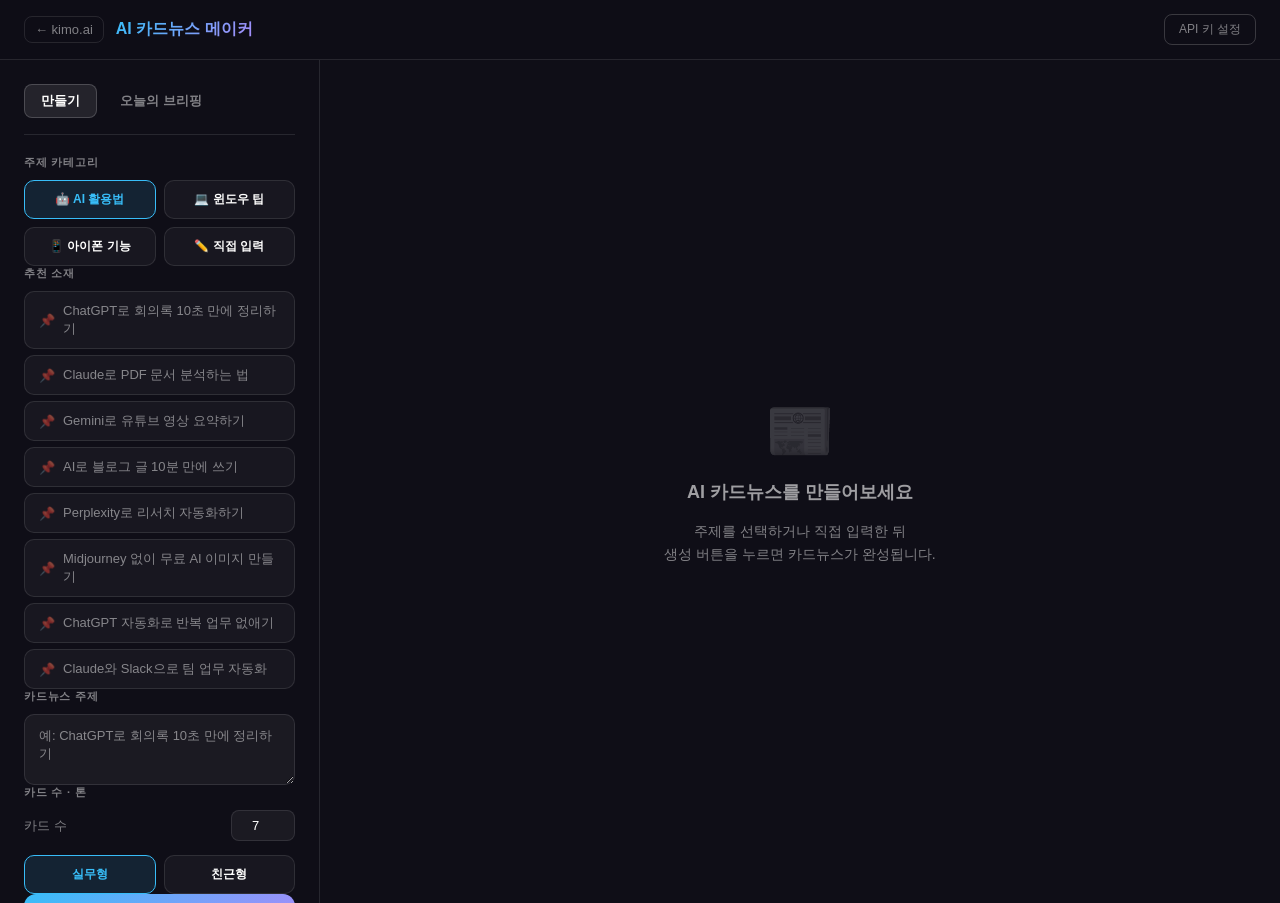
<file: cardnews/index.html>
<!doctype html>
<html lang="ko">
<head>
  <meta charset="UTF-8" />
  <meta name="viewport" content="width=device-width, initial-scale=1.0" />
  <title>AI 카드뉴스 메이커 · kimo.ai</title>
  <meta name="theme-color" content="#0f0e17" />
  <style>
    *, *::before, *::after { box-sizing: border-box; margin: 0; padding: 0; }

    :root {
      --bg:        #0f0e17;
      --surface:   #1a1928;
      --border:    rgba(255,255,255,0.10);
      --border2:   rgba(255,255,255,0.18);
      --text:      #fffffe;
      --muted:     rgba(255,255,255,0.48);
      --blue:      #38BDF8;
      --purple:    #A78BFA;
      --pink:      #FF4757;
      --grad:      linear-gradient(135deg, #38BDF8, #A78BFA);
      --grad2:     linear-gradient(135deg, #A78BFA, #FF4757);
    }

    body {
      font-family: "Apple SD Gothic Neo", "Noto Sans KR", -apple-system, sans-serif;
      background: var(--bg);
      color: var(--text);
      min-height: 100vh;
      display: flex;
      flex-direction: column;
    }

    /* ── Topbar ── */
    .topbar {
      display: flex;
      align-items: center;
      justify-content: space-between;
      padding: 14px 24px;
      border-bottom: 1px solid var(--border);
      background: rgba(15,14,23,0.9);
      backdrop-filter: blur(12px);
      position: sticky;
      top: 0;
      z-index: 100;
    }
    .topbar-left { display: flex; align-items: center; gap: 12px; }
    .back-btn {
      text-decoration: none;
      color: var(--muted);
      font-size: 13px;
      padding: 5px 10px;
      border: 1px solid var(--border);
      border-radius: 8px;
      transition: color 0.2s, border-color 0.2s;
    }
    .back-btn:hover { color: var(--text); border-color: var(--border2); }
    .topbar-title {
      font-size: 16px;
      font-weight: 800;
      background: var(--grad);
      -webkit-background-clip: text;
      -webkit-text-fill-color: transparent;
      background-clip: text;
    }
    .api-btn {
      font-size: 12px;
      padding: 6px 14px;
      border-radius: 8px;
      border: 1px solid var(--border2);
      background: transparent;
      color: var(--muted);
      cursor: pointer;
      transition: all 0.2s;
    }
    .api-btn:hover { color: var(--text); border-color: var(--blue); }
    .api-btn.connected { color: #34D399; border-color: #34D399; }

    /* ── Main layout ── */
    .main {
      display: grid;
      grid-template-columns: 320px 1fr;
      flex: 1;
      gap: 0;
    }
    @media (max-width: 768px) {
      .main { grid-template-columns: 1fr; }
    }

    /* ── Sidebar ── */
    .sidebar {
      border-right: 1px solid var(--border);
      padding: 24px;
      display: flex;
      flex-direction: column;
      gap: 20px;
      overflow-y: auto;
      max-height: calc(100vh - 57px);
    }

    .sidebar-section { display: flex; flex-direction: column; gap: 10px; }
    .sidebar-label {
      font-size: 11px;
      font-weight: 700;
      letter-spacing: 0.8px;
      text-transform: uppercase;
      color: var(--muted);
    }

    .preset-grid {
      display: grid;
      grid-template-columns: 1fr 1fr;
      gap: 8px;
    }
    .preset-btn {
      padding: 10px 8px;
      border-radius: 10px;
      border: 1px solid var(--border);
      background: rgba(255,255,255,0.04);
      color: var(--text);
      font-size: 12px;
      font-weight: 600;
      cursor: pointer;
      text-align: center;
      transition: all 0.18s;
    }
    .preset-btn:hover, .preset-btn.active {
      border-color: var(--blue);
      background: rgba(56,189,248,0.12);
      color: var(--blue);
    }

    .topic-presets-grid {
      display: grid;
      grid-template-columns: 1fr;
      gap: 6px;
    }
    .topic-preset-btn {
      padding: 10px 14px;
      border-radius: 10px;
      border: 1px solid var(--border);
      background: rgba(255,255,255,0.04);
      color: var(--muted);
      font-size: 13px;
      font-weight: 500;
      cursor: pointer;
      text-align: left;
      transition: all 0.18s;
      display: flex;
      align-items: center;
      gap: 8px;
    }
    .topic-preset-btn:hover {
      border-color: var(--purple);
      background: rgba(167,139,250,0.10);
      color: var(--text);
    }
    .topic-preset-btn.active {
      border-color: var(--purple);
      background: rgba(167,139,250,0.15);
      color: var(--purple);
    }

    textarea, input[type="text"] {
      width: 100%;
      padding: 12px 14px;
      border-radius: 10px;
      border: 1px solid var(--border);
      background: rgba(255,255,255,0.05);
      color: var(--text);
      font-size: 13px;
      font-family: inherit;
      resize: vertical;
      outline: none;
      transition: border-color 0.18s;
    }
    textarea:focus, input[type="text"]:focus {
      border-color: var(--purple);
    }
    textarea::placeholder, input::placeholder { color: var(--muted); }

    .generate-btn {
      width: 100%;
      padding: 14px;
      border-radius: 12px;
      border: none;
      background: var(--grad);
      color: #fff;
      font-size: 15px;
      font-weight: 800;
      cursor: pointer;
      transition: opacity 0.2s, transform 0.15s;
      letter-spacing: -0.3px;
    }
    .generate-btn:hover { opacity: 0.88; transform: translateY(-1px); }
    .generate-btn:disabled { opacity: 0.38; cursor: not-allowed; transform: none; }

    .today-briefing-btn {
      width: 100%;
      padding: 11px;
      border-radius: 10px;
      border: 1px solid var(--border2);
      background: transparent;
      color: var(--muted);
      font-size: 13px;
      font-weight: 600;
      cursor: pointer;
      transition: all 0.18s;
    }
    .today-briefing-btn:hover {
      color: var(--text);
      border-color: var(--blue);
      background: rgba(56,189,248,0.08);
    }

    .card-count-row {
      display: flex;
      align-items: center;
      gap: 10px;
    }
    .card-count-row label { font-size: 13px; color: var(--muted); flex: 1; }
    .count-input {
      width: 64px;
      padding: 7px 10px;
      border-radius: 8px;
      border: 1px solid var(--border);
      background: rgba(255,255,255,0.05);
      color: var(--text);
      font-size: 13px;
      text-align: center;
    }

    /* ── Preview area ── */
    .preview-area {
      padding: 32px;
      display: flex;
      flex-direction: column;
      gap: 24px;
      overflow-y: auto;
    }

    .empty-state {
      display: flex;
      flex-direction: column;
      align-items: center;
      justify-content: center;
      flex: 1;
      gap: 16px;
      color: var(--muted);
      text-align: center;
      min-height: 400px;
    }
    .empty-icon { font-size: 56px; opacity: 0.4; }
    .empty-state h3 { font-size: 18px; font-weight: 700; color: rgba(255,255,255,0.6); }
    .empty-state p { font-size: 14px; line-height: 1.6; max-width: 320px; }

    .loading-state {
      display: none;
      flex-direction: column;
      align-items: center;
      justify-content: center;
      flex: 1;
      gap: 20px;
      min-height: 400px;
    }
    .loading-state.visible { display: flex; }
    .spinner {
      width: 48px;
      height: 48px;
      border: 3px solid var(--border);
      border-top-color: var(--blue);
      border-radius: 50%;
      animation: spin 0.8s linear infinite;
    }
    @keyframes spin { to { transform: rotate(360deg); } }
    .loading-msg { color: var(--muted); font-size: 14px; }

    /* ── Card news slides ── */
    .slides-container {
      display: none;
      flex-direction: column;
      gap: 32px;
    }
    .slides-container.visible { display: flex; }

    .slides-header {
      display: flex;
      align-items: center;
      justify-content: space-between;
    }
    .slides-title { font-size: 18px; font-weight: 800; }
    .slides-actions { display: flex; gap: 10px; }
    .action-btn {
      padding: 8px 16px;
      border-radius: 9px;
      border: 1px solid var(--border2);
      background: transparent;
      color: var(--muted);
      font-size: 13px;
      font-weight: 600;
      cursor: pointer;
      transition: all 0.18s;
    }
    .action-btn:hover { color: var(--text); border-color: var(--blue); }
    .action-btn.primary-btn {
      background: var(--grad);
      border-color: transparent;
      color: #fff;
    }
    .action-btn.primary-btn:hover { opacity: 0.85; }

    .cards-grid {
      display: grid;
      grid-template-columns: repeat(auto-fill, minmax(300px, 1fr));
      gap: 20px;
    }

    /* ── Individual card ── */
    .card-slide {
      border-radius: 16px;
      overflow: hidden;
      aspect-ratio: 1;
      position: relative;
      cursor: pointer;
      transition: transform 0.2s, box-shadow 0.2s;
    }
    .card-slide:hover {
      transform: translateY(-4px);
      box-shadow: 0 16px 40px rgba(0,0,0,0.5);
    }

    .card-slide[data-type="cover"] { --card-bg: linear-gradient(145deg, #1a1040 0%, #0d1b40 100%); --accent: #38BDF8; }
    .card-slide[data-type="context"] { --card-bg: linear-gradient(145deg, #1a1028 0%, #0f0d20 100%); --accent: #A78BFA; }
    .card-slide[data-type="main"] { --card-bg: linear-gradient(145deg, #0d1a2e 0%, #0a1220 100%); --accent: #34D399; }
    .card-slide[data-type="workflow"] { --card-bg: linear-gradient(145deg, #1a1020 0%, #100d1a 100%); --accent: #FBBF24; }
    .card-slide[data-type="cta"] { --card-bg: linear-gradient(145deg, #1a0d20 0%, #200a28 100%); --accent: #FF4757; }

    .card-inner {
      width: 100%;
      height: 100%;
      background: var(--card-bg);
      padding: 28px 26px;
      display: flex;
      flex-direction: column;
      justify-content: space-between;
      position: relative;
      overflow: hidden;
    }

    .card-inner::before {
      content: "";
      position: absolute;
      top: -40px; right: -40px;
      width: 160px; height: 160px;
      border-radius: 50%;
      background: var(--accent);
      opacity: 0.07;
    }

    .card-inner::after {
      content: "";
      position: absolute;
      bottom: -60px; left: -20px;
      width: 200px; height: 200px;
      border-radius: 50%;
      background: var(--accent);
      opacity: 0.05;
    }

    .card-top { display: flex; align-items: center; justify-content: space-between; }
    .card-number {
      font-size: 11px;
      font-weight: 800;
      letter-spacing: 1px;
      color: var(--accent);
      opacity: 0.8;
    }
    .card-emoji { font-size: 28px; }

    .card-body { flex: 1; display: flex; flex-direction: column; justify-content: center; gap: 12px; }
    .card-tag {
      display: inline-block;
      font-size: 10px;
      font-weight: 700;
      letter-spacing: 0.8px;
      text-transform: uppercase;
      padding: 3px 10px;
      border-radius: 99px;
      background: rgba(255,255,255,0.08);
      color: var(--accent);
      border: 1px solid var(--accent);
      opacity: 0.8;
      width: fit-content;
    }
    .card-title {
      font-size: clamp(16px, 3.5vw, 22px);
      font-weight: 900;
      line-height: 1.25;
      letter-spacing: -0.5px;
      color: #fff;
    }
    .card-subtitle {
      font-size: 13px;
      color: rgba(255,255,255,0.55);
      line-height: 1.5;
    }
    .card-bullets {
      list-style: none;
      display: flex;
      flex-direction: column;
      gap: 7px;
    }
    .card-bullets li {
      font-size: 12px;
      color: rgba(255,255,255,0.72);
      line-height: 1.5;
      display: flex;
      gap: 6px;
    }
    .card-bullets li::before {
      content: "▸";
      color: var(--accent);
      flex-shrink: 0;
      margin-top: 1px;
    }

    .card-bottom {
      display: flex;
      align-items: center;
      justify-content: space-between;
    }
    .card-brand {
      font-size: 10px;
      font-weight: 700;
      letter-spacing: 0.5px;
      color: rgba(255,255,255,0.25);
    }
    .card-accent-line {
      width: 32px;
      height: 2px;
      background: var(--accent);
      border-radius: 2px;
      opacity: 0.6;
    }

    /* ── Copy text modal ── */
    .modal-overlay {
      display: none;
      position: fixed;
      inset: 0;
      background: rgba(0,0,0,0.75);
      z-index: 200;
      align-items: center;
      justify-content: center;
      padding: 20px;
    }
    .modal-overlay.open { display: flex; }
    .modal {
      background: var(--surface);
      border: 1px solid var(--border2);
      border-radius: 20px;
      padding: 32px;
      max-width: 600px;
      width: 100%;
      max-height: 80vh;
      overflow-y: auto;
      display: flex;
      flex-direction: column;
      gap: 20px;
    }
    .modal-header { display: flex; justify-content: space-between; align-items: center; }
    .modal-title { font-size: 18px; font-weight: 800; }
    .modal-close {
      background: none;
      border: 1px solid var(--border);
      color: var(--muted);
      width: 32px; height: 32px;
      border-radius: 8px;
      cursor: pointer;
      font-size: 16px;
      display: flex; align-items: center; justify-content: center;
      transition: all 0.18s;
    }
    .modal-close:hover { color: var(--text); border-color: var(--border2); }
    .modal-content {
      font-size: 13px;
      line-height: 1.7;
      color: rgba(255,255,255,0.75);
      white-space: pre-wrap;
      background: rgba(255,255,255,0.04);
      padding: 16px;
      border-radius: 10px;
      border: 1px solid var(--border);
      max-height: 50vh;
      overflow-y: auto;
    }
    .copy-all-btn {
      padding: 12px;
      border-radius: 10px;
      border: none;
      background: var(--grad);
      color: #fff;
      font-size: 14px;
      font-weight: 700;
      cursor: pointer;
      transition: opacity 0.18s;
    }
    .copy-all-btn:hover { opacity: 0.85; }

    /* ── API modal ── */
    .api-modal-content {
      display: flex;
      flex-direction: column;
      gap: 12px;
    }
    .api-modal-content p { font-size: 13px; color: var(--muted); line-height: 1.6; }
    .api-modal-content a { color: var(--blue); }
    .api-input {
      width: 100%;
      padding: 12px 14px;
      border-radius: 10px;
      border: 1px solid var(--border);
      background: rgba(255,255,255,0.05);
      color: var(--text);
      font-size: 13px;
      font-family: monospace;
      outline: none;
    }
    .api-input:focus { border-color: var(--blue); }
    .save-api-btn {
      padding: 12px;
      border-radius: 10px;
      border: none;
      background: var(--grad);
      color: #fff;
      font-size: 14px;
      font-weight: 700;
      cursor: pointer;
    }

    /* ── Briefing panel ── */
    .briefing-panel {
      display: none;
      flex-direction: column;
      gap: 20px;
    }
    .briefing-panel.visible { display: flex; }

    .briefing-card {
      background: rgba(255,255,255,0.04);
      border: 1px solid var(--border);
      border-radius: 14px;
      padding: 20px;
    }
    .briefing-date {
      font-size: 12px;
      color: var(--blue);
      font-weight: 700;
      margin-bottom: 12px;
    }
    .briefing-title { font-size: 18px; font-weight: 900; margin-bottom: 8px; }
    .briefing-body { font-size: 13px; color: var(--muted); line-height: 1.7; }
    .briefing-topics { display: flex; flex-direction: column; gap: 14px; margin-top: 16px; }
    .briefing-topic { border-left: 2px solid var(--purple); padding-left: 14px; }
    .briefing-topic-title { font-size: 14px; font-weight: 700; color: var(--purple); margin-bottom: 4px; }
    .briefing-topic-body { font-size: 12px; color: rgba(255,255,255,0.6); line-height: 1.6; }
    .use-briefing-btn {
      padding: 11px 20px;
      border-radius: 10px;
      border: 1px solid var(--purple);
      background: rgba(167,139,250,0.1);
      color: var(--purple);
      font-size: 13px;
      font-weight: 700;
      cursor: pointer;
      transition: all 0.18s;
      width: 100%;
    }
    .use-briefing-btn:hover { background: rgba(167,139,250,0.2); }

    .tab-row {
      display: flex;
      gap: 6px;
      border-bottom: 1px solid var(--border);
      padding-bottom: 16px;
    }
    .tab-btn {
      padding: 7px 16px;
      border-radius: 8px;
      border: 1px solid transparent;
      background: transparent;
      color: var(--muted);
      font-size: 13px;
      font-weight: 600;
      cursor: pointer;
      transition: all 0.18s;
    }
    .tab-btn:hover { color: var(--text); background: rgba(255,255,255,0.06); }
    .tab-btn.active {
      color: var(--text);
      background: rgba(255,255,255,0.09);
      border-color: var(--border2);
    }
  </style>
</head>
<body>

<!-- Topbar -->
<header class="topbar">
  <div class="topbar-left">
    <a class="back-btn" href="../">← kimo.ai</a>
    <span class="topbar-title">AI 카드뉴스 메이커</span>
  </div>
  <button class="api-btn" id="apiBtn">API 키 설정</button>
</header>

<!-- Main layout -->
<div class="main">

  <!-- Sidebar -->
  <aside class="sidebar">
    <!-- Tabs -->
    <div class="tab-row">
      <button class="tab-btn active" data-tab="create">만들기</button>
      <button class="tab-btn" data-tab="briefing">오늘의 브리핑</button>
    </div>

    <!-- CREATE TAB -->
    <div id="tabCreate">

      <div class="sidebar-section">
        <span class="sidebar-label">주제 카테고리</span>
        <div class="preset-grid">
          <button class="preset-btn active" data-category="ai">🤖 AI 활용법</button>
          <button class="preset-btn" data-category="windows">💻 윈도우 팁</button>
          <button class="preset-btn" data-category="iphone">📱 아이폰 기능</button>
          <button class="preset-btn" data-category="custom">✏️ 직접 입력</button>
        </div>
      </div>

      <div class="sidebar-section" id="topicPresetsSection">
        <span class="sidebar-label">추천 소재</span>
        <div class="topic-presets-grid" id="topicPresets"></div>
      </div>

      <div class="sidebar-section">
        <span class="sidebar-label">카드뉴스 주제</span>
        <textarea id="topicInput" rows="3" placeholder="예: ChatGPT로 회의록 10초 만에 정리하기"></textarea>
      </div>

      <div class="sidebar-section">
        <span class="sidebar-label">카드 수 · 톤</span>
        <div class="card-count-row">
          <label>카드 수</label>
          <input type="number" class="count-input" id="cardCount" value="7" min="5" max="10" />
        </div>
        <div class="preset-grid" style="margin-top:4px;">
          <button class="preset-btn active" data-tone="practical">실무형</button>
          <button class="preset-btn" data-tone="friendly">친근형</button>
        </div>
      </div>

      <button class="generate-btn" id="generateBtn">카드뉴스 생성하기</button>
      <button class="today-briefing-btn" id="loadBriefingBtn">오늘의 AI 브리핑 불러오기</button>
    </div>

    <!-- BRIEFING TAB (hidden by default) -->
    <div id="tabBriefing" style="display:none; flex-direction:column; gap:14px;">
      <p style="font-size:13px; color: var(--muted); line-height:1.6;">
        매일 오전 8시 기준으로 주요 AI 도구의 최신 트렌드와 카드뉴스 제작 소재를 제공합니다.
      </p>
      <button class="generate-btn" id="fetchBriefingBtn" style="background: var(--grad2);">AI 브리핑 생성하기</button>
      <div id="briefingOutput"></div>
    </div>

  </aside>

  <!-- Preview area -->
  <section class="preview-area" id="previewArea">

    <div class="empty-state" id="emptyState">
      <div class="empty-icon">📰</div>
      <h3>AI 카드뉴스를 만들어보세요</h3>
      <p>주제를 선택하거나 직접 입력한 뒤<br>생성 버튼을 누르면 카드뉴스가 완성됩니다.</p>
    </div>

    <div class="loading-state" id="loadingState">
      <div class="spinner"></div>
      <p class="loading-msg" id="loadingMsg">카드뉴스를 생성하는 중...</p>
    </div>

    <div class="slides-container" id="slidesContainer">
      <div class="slides-header">
        <h2 class="slides-title" id="slidesTitle">카드뉴스</h2>
        <div class="slides-actions">
          <button class="action-btn" id="copyTextBtn">텍스트 복사</button>
          <button class="action-btn primary-btn" id="downloadBtn">이미지 저장</button>
        </div>
      </div>
      <div class="cards-grid" id="cardsGrid"></div>
    </div>

  </section>
</div>

<!-- Copy text modal -->
<div class="modal-overlay" id="copyModal">
  <div class="modal">
    <div class="modal-header">
      <h3 class="modal-title">카드뉴스 원고 전체</h3>
      <button class="modal-close" id="closeCopyModal">✕</button>
    </div>
    <div class="modal-content" id="copyModalContent"></div>
    <button class="copy-all-btn" id="copyAllBtn">전체 복사</button>
  </div>
</div>

<!-- API key modal -->
<div class="modal-overlay" id="apiModal">
  <div class="modal">
    <div class="modal-header">
      <h3 class="modal-title">Claude API 키 설정</h3>
      <button class="modal-close" id="closeApiModal">✕</button>
    </div>
    <div class="api-modal-content">
      <p>카드뉴스 생성에는 Anthropic Claude API 키가 필요합니다.<br>
         키는 브라우저 로컬에만 저장되며 외부로 전송되지 않습니다.</p>
      <p><a href="https://console.anthropic.com" target="_blank">console.anthropic.com</a>에서 발급받으세요.</p>
      <input type="password" class="api-input" id="apiKeyInput" placeholder="sk-ant-..." />
      <button class="save-api-btn" id="saveApiBtn">저장하기</button>
    </div>
  </div>
</div>

<script>
"use strict";

// ── Topic presets ─────────────────────────────────────────────────────────────
const PRESETS = {
  ai: [
    "ChatGPT로 회의록 10초 만에 정리하기",
    "Claude로 PDF 문서 분석하는 법",
    "Gemini로 유튜브 영상 요약하기",
    "AI로 블로그 글 10분 만에 쓰기",
    "Perplexity로 리서치 자동화하기",
    "Midjourney 없이 무료 AI 이미지 만들기",
    "ChatGPT 자동화로 반복 업무 없애기",
    "Claude와 Slack으로 팀 업무 자동화",
  ],
  windows: [
    "인터넷 연결 안될 때 해결법 5가지",
    "윈도우 블루스크린 원인과 해결법",
    "작업 관리자로 PC 빠르게 만드는 법",
    "윈도우 11 숨겨진 기능 7가지",
    "SSD 인식 안될 때 해결법",
    "프린터 오류 완벽 해결 가이드",
    "윈도우 자동 업데이트 제어하는 법",
    "배터리 오래 쓰는 노트북 설정법",
  ],
  iphone: [
    "아이폰 배터리 오래 쓰는 설정 7가지",
    "아이폰 숨겨진 기능 5가지",
    "사진 배경 제거(누끼 따기) 방법",
    "아이폰 통화 녹음 대체 방법",
    "iOS 18 새 기능 총정리",
    "아이폰 저장공간 늘리는 법",
    "에어드랍 안될 때 해결법",
    "아이폰 잠금화면 꾸미는 방법",
  ],
  custom: [],
};

const TONE_SYSTEM = {
  practical: "실무형·수익화 관점. 직장인·1인 콘텐츠 제작자 대상. 간결하고 정보 밀도 높게.",
  friendly:  "친근한 말투. 누구나 따라할 수 있는 쉬운 설명. 공감형 표현 사용.",
};

const CARD_TYPES = ["cover", "context", "main", "main", "main", "workflow", "cta"];

// ── State ─────────────────────────────────────────────────────────────────────
let currentCategory = "ai";
let currentTone = "practical";
let currentCards = [];
let apiKey = localStorage.getItem("claude_api_key") || "";

// ── DOM ───────────────────────────────────────────────────────────────────────
const $ = id => document.getElementById(id);
const generateBtn  = $("generateBtn");
const topicInput   = $("topicInput");
const cardCountEl  = $("cardCount");
const cardsGrid    = $("cardsGrid");
const emptyState   = $("emptyState");
const loadingState = $("loadingState");
const loadingMsg   = $("loadingMsg");
const slidesContainer = $("slidesContainer");
const slidesTitle  = $("slidesTitle");
const copyTextBtn  = $("copyTextBtn");
const downloadBtn  = $("downloadBtn");
const apiBtn       = $("apiBtn");

// ── Init ──────────────────────────────────────────────────────────────────────
updateApiBtn();
renderPresets("ai");
bindEvents();

function bindEvents() {
  // Tabs
  document.querySelectorAll(".tab-btn").forEach(btn => {
    btn.addEventListener("click", () => {
      document.querySelectorAll(".tab-btn").forEach(b => b.classList.remove("active"));
      btn.classList.add("active");
      const tab = btn.dataset.tab;
      $("tabCreate").style.display   = tab === "create"   ? "flex"  : "none";
      $("tabBriefing").style.display = tab === "briefing" ? "flex"  : "none";
      if (tab === "create") $("tabCreate").style.flexDirection = "column";
    });
  });

  // Category presets
  document.querySelectorAll("[data-category]").forEach(btn => {
    btn.addEventListener("click", () => {
      document.querySelectorAll("[data-category]").forEach(b => b.classList.remove("active"));
      btn.classList.add("active");
      currentCategory = btn.dataset.category;
      renderPresets(currentCategory);
      $("topicPresetsSection").style.display = currentCategory === "custom" ? "none" : "";
    });
  });

  // Tone
  document.querySelectorAll("[data-tone]").forEach(btn => {
    btn.addEventListener("click", () => {
      document.querySelectorAll("[data-tone]").forEach(b => b.classList.remove("active"));
      btn.classList.add("active");
      currentTone = btn.dataset.tone;
    });
  });

  generateBtn.addEventListener("click", handleGenerate);
  $("loadBriefingBtn").addEventListener("click", loadTodayBriefing);
  $("fetchBriefingBtn").addEventListener("click", fetchBriefing);

  // Modals
  apiBtn.addEventListener("click", () => { $("apiModal").classList.add("open"); $("apiKeyInput").value = apiKey; });
  $("closeApiModal").addEventListener("click", () => $("apiModal").classList.remove("open"));
  $("saveApiBtn").addEventListener("click", () => {
    apiKey = $("apiKeyInput").value.trim();
    localStorage.setItem("claude_api_key", apiKey);
    $("apiModal").classList.remove("open");
    updateApiBtn();
  });

  copyTextBtn.addEventListener("click", showCopyModal);
  $("closeCopyModal").addEventListener("click", () => $("copyModal").classList.remove("open"));
  $("copyAllBtn").addEventListener("click", () => {
    navigator.clipboard.writeText($("copyModalContent").innerText).then(() => {
      $("copyAllBtn").textContent = "복사됨!";
      setTimeout(() => $("copyAllBtn").textContent = "전체 복사", 1500);
    });
  });

  downloadBtn.addEventListener("click", downloadCards);
}

function updateApiBtn() {
  if (apiKey) {
    apiBtn.textContent = "API 연결됨";
    apiBtn.classList.add("connected");
  } else {
    apiBtn.textContent = "API 키 설정";
    apiBtn.classList.remove("connected");
  }
}

function renderPresets(category) {
  const container = $("topicPresets");
  const items = PRESETS[category] || [];
  container.innerHTML = items.map(t => `
    <button class="topic-preset-btn" onclick="selectPreset(this, '${t.replace(/'/g,"\\'")}')">
      <span>📌</span><span>${t}</span>
    </button>
  `).join("");
}

window.selectPreset = function(btn, topic) {
  document.querySelectorAll(".topic-preset-btn").forEach(b => b.classList.remove("active"));
  btn.classList.add("active");
  topicInput.value = topic;
};

// ── Generate ──────────────────────────────────────────────────────────────────
async function handleGenerate() {
  const topic = topicInput.value.trim();
  if (!topic) { alert("카드뉴스 주제를 입력하거나 소재를 선택해주세요."); return; }
  if (!apiKey) { $("apiModal").classList.add("open"); return; }

  const count = parseInt(cardCountEl.value) || 7;
  setLoading(true, "Claude AI가 카드뉴스를 작성하는 중...");

  try {
    const cards = await generateWithClaude(topic, count, currentTone);
    currentCards = cards;
    renderCards(cards, topic);
  } catch (e) {
    alert("오류: " + e.message);
  } finally {
    setLoading(false);
  }
}

async function generateWithClaude(topic, count, tone) {
  const toneDesc = TONE_SYSTEM[tone];
  const typeList = buildTypeList(count);

  const prompt = `당신은 SNS 카드뉴스 전문 카피라이터입니다.

주제: "${topic}"
카드 수: ${count}장
톤: ${toneDesc}

다음 JSON 형식으로 카드뉴스 ${count}장을 작성해주세요. 반드시 valid JSON만 출력하세요.

{
  "cards": [
    {
      "number": 1,
      "type": "cover",
      "tag": "카테고리 태그",
      "emoji": "이모지",
      "title": "강한 훅 제목 (20자 이내)",
      "subtitle": "부제목 또는 hook 문장",
      "bullets": []
    },
    {
      "number": 2,
      "type": "context",
      "tag": "문제 제기",
      "emoji": "이모지",
      "title": "공감되는 문제 상황",
      "subtitle": "",
      "bullets": ["공감 포인트 1", "공감 포인트 2"]
    },
    ...나머지 카드들...
    {
      "number": ${count},
      "type": "cta",
      "tag": "저장 필수",
      "emoji": "📌",
      "title": "행동 유도 제목",
      "subtitle": "팔로우·저장·공유 유도 문구",
      "bullets": []
    }
  ]
}

카드 타입: cover(표지1장), context(문제제기1장), main(핵심내용), workflow(실전팁), cta(마무리1장)
bullets는 main·workflow 타입에만 2~4개 작성. cover·cta는 빈 배열.
제목은 임팩트 있고 간결하게. 조회수 높은 SNS 스타일로.`;

  const response = await fetch("https://api.anthropic.com/v1/messages", {
    method: "POST",
    headers: {
      "Content-Type": "application/json",
      "x-api-key": apiKey,
      "anthropic-version": "2023-06-01",
      "anthropic-dangerous-request-from-browser": "true",
    },
    body: JSON.stringify({
      model: "claude-opus-4-8",
      max_tokens: 4096,
      messages: [{ role: "user", content: prompt }],
    }),
  });

  if (!response.ok) {
    const err = await response.json().catch(() => ({}));
    throw new Error(err.error?.message || `API 오류 ${response.status}`);
  }

  const data = await response.json();
  const text = data.content[0].text;

  // Extract JSON
  const jsonMatch = text.match(/\{[\s\S]*\}/);
  if (!jsonMatch) throw new Error("JSON 파싱 실패");
  const parsed = JSON.parse(jsonMatch[0]);
  return parsed.cards;
}

function buildTypeList(count) {
  const types = ["cover", "context"];
  const mains = count - 4;
  for (let i = 0; i < mains; i++) types.push("main");
  types.push("workflow", "cta");
  return types;
}

// ── Render ────────────────────────────────────────────────────────────────────
function renderCards(cards, topic) {
  slidesTitle.textContent = topic;
  cardsGrid.innerHTML = cards.map(card => renderCard(card)).join("");
  emptyState.style.display = "none";
  loadingState.classList.remove("visible");
  slidesContainer.classList.add("visible");
}

function renderCard(card) {
  const bullets = (card.bullets || []).map(b =>
    `<li>${b}</li>`
  ).join("");
  const bulletsHtml = bullets ? `<ul class="card-bullets">${bullets}</ul>` : "";
  const subtitleHtml = card.subtitle ? `<p class="card-subtitle">${card.subtitle}</p>` : "";

  return `
    <div class="card-slide" data-type="${card.type}">
      <div class="card-inner">
        <div class="card-top">
          <span class="card-number">${String(card.number).padStart(2,"0")} · kimo.ai</span>
          <span class="card-emoji">${card.emoji || "📰"}</span>
        </div>
        <div class="card-body">
          ${card.tag ? `<span class="card-tag">${card.tag}</span>` : ""}
          <h2 class="card-title">${card.title}</h2>
          ${subtitleHtml}
          ${bulletsHtml}
        </div>
        <div class="card-bottom">
          <span class="card-brand">kimo.ai</span>
          <div class="card-accent-line"></div>
        </div>
      </div>
    </div>
  `;
}

function setLoading(on, msg = "") {
  if (on) {
    emptyState.style.display = "none";
    slidesContainer.classList.remove("visible");
    loadingState.classList.add("visible");
    loadingMsg.textContent = msg;
    generateBtn.disabled = true;
  } else {
    loadingState.classList.remove("visible");
    generateBtn.disabled = false;
  }
}

// ── Copy text modal ───────────────────────────────────────────────────────────
function showCopyModal() {
  const text = currentCards.map(c => {
    const lines = [`[카드 ${c.number}] ${c.title}`];
    if (c.subtitle) lines.push(c.subtitle);
    (c.bullets || []).forEach(b => lines.push("• " + b));
    return lines.join("\n");
  }).join("\n\n---\n\n");
  $("copyModalContent").textContent = text;
  $("copyModal").classList.add("open");
}

// ── Download (canvas) ─────────────────────────────────────────────────────────
async function downloadCards() {
  if (!currentCards.length) return;
  downloadBtn.textContent = "생성 중...";
  downloadBtn.disabled = true;

  const BG_COLORS = {
    cover:    ["#1a1040", "#0d1b40"],
    context:  ["#1a1028", "#0f0d20"],
    main:     ["#0d1a2e", "#0a1220"],
    workflow: ["#1a1020", "#100d1a"],
    cta:      ["#1a0d20", "#200a28"],
  };
  const ACCENTS = {
    cover: "#38BDF8", context: "#A78BFA", main: "#34D399", workflow: "#FBBF24", cta: "#FF4757",
  };

  for (const card of currentCards) {
    const canvas = document.createElement("canvas");
    const SIZE = 1080;
    canvas.width = SIZE;
    canvas.height = SIZE;
    const ctx = canvas.getContext("2d");

    const [c1, c2] = BG_COLORS[card.type] || BG_COLORS.main;
    const accent = ACCENTS[card.type] || "#38BDF8";

    // Background gradient
    const grad = ctx.createLinearGradient(0, 0, SIZE, SIZE);
    grad.addColorStop(0, c1);
    grad.addColorStop(1, c2);
    ctx.fillStyle = grad;
    ctx.fillRect(0, 0, SIZE, SIZE);

    // Decorative circle
    const circGrad = ctx.createRadialGradient(SIZE-100, 100, 0, SIZE-100, 100, 240);
    circGrad.addColorStop(0, accent + "18");
    circGrad.addColorStop(1, "transparent");
    ctx.fillStyle = circGrad;
    ctx.fillRect(0, 0, SIZE, SIZE);

    // Card number
    ctx.font = "bold 28px 'Apple SD Gothic Neo', sans-serif";
    ctx.fillStyle = accent + "cc";
    ctx.fillText(`${String(card.number).padStart(2,"0")} · kimo.ai`, 60, 80);

    // Emoji
    ctx.font = "72px serif";
    ctx.fillText(card.emoji || "📰", SIZE - 120, 90);

    // Tag
    if (card.tag) {
      ctx.font = "bold 24px 'Apple SD Gothic Neo', sans-serif";
      ctx.fillStyle = accent;
      ctx.fillText(card.tag, 60, 420);
    }

    // Title
    ctx.font = "bold 64px 'Apple SD Gothic Neo', sans-serif";
    ctx.fillStyle = "#FFFFFF";
    wrapText(ctx, card.title, 60, card.tag ? 510 : 460, SIZE - 120, 80);

    // Subtitle
    if (card.subtitle) {
      ctx.font = "32px 'Apple SD Gothic Neo', sans-serif";
      ctx.fillStyle = "rgba(255,255,255,0.6)";
      wrapText(ctx, card.subtitle, 60, card.bullets?.length ? 640 : 660, SIZE - 120, 44);
    }

    // Bullets
    if (card.bullets?.length) {
      const startY = card.subtitle ? 720 : 680;
      ctx.font = "28px 'Apple SD Gothic Neo', sans-serif";
      ctx.fillStyle = "rgba(255,255,255,0.75)";
      card.bullets.slice(0,4).forEach((b, i) => {
        ctx.fillStyle = accent;
        ctx.fillText("▸", 60, startY + i * 60);
        ctx.fillStyle = "rgba(255,255,255,0.75)";
        ctx.fillText(b, 100, startY + i * 60);
      });
    }

    // Bottom brand
    ctx.font = "bold 22px 'Apple SD Gothic Neo', sans-serif";
    ctx.fillStyle = "rgba(255,255,255,0.25)";
    ctx.fillText("kimo.ai", 60, SIZE - 48);

    // Accent line
    ctx.fillStyle = accent;
    ctx.globalAlpha = 0.6;
    ctx.fillRect(SIZE - 120, SIZE - 60, 60, 4);
    ctx.globalAlpha = 1;

    // Download
    const link = document.createElement("a");
    link.download = `card_news_${String(card.number).padStart(2,"0")}.png`;
    link.href = canvas.toDataURL("image/png");
    link.click();
    await new Promise(r => setTimeout(r, 200));
  }

  downloadBtn.textContent = "이미지 저장";
  downloadBtn.disabled = false;
}

function wrapText(ctx, text, x, y, maxW, lineH) {
  const words = text.split(" ");
  let line = "";
  let currentY = y;
  for (const word of words) {
    const test = line + (line ? " " : "") + word;
    if (ctx.measureText(test).width > maxW && line) {
      ctx.fillText(line, x, currentY);
      line = word;
      currentY += lineH;
    } else {
      line = test;
    }
  }
  if (line) ctx.fillText(line, x, currentY);
}

// ── Today's briefing ──────────────────────────────────────────────────────────
const BRIEFING_TOPICS = [
  { id: "gpt",   title: "GPT 최신 동향", body: "OpenAI의 최신 업데이트와 실무 활용 팁을 카드뉴스로 소개합니다." },
  { id: "claude", title: "Claude 활용법", body: "Anthropic Claude의 새 기능과 업무 자동화 활용법을 정리합니다." },
  { id: "canva",  title: "Canva AI 제작", body: "Canva의 AI 기능으로 카드뉴스·썸네일을 빠르게 만드는 법을 알아봅니다." },
  { id: "gemini", title: "Gemini 활용",   body: "Google Gemini로 검색, 문서 분석, 자동화까지 다루는 법을 소개합니다." },
];

function loadTodayBriefing() {
  // Switch to briefing tab
  document.querySelectorAll(".tab-btn").forEach(b => {
    b.classList.toggle("active", b.dataset.tab === "briefing");
  });
  $("tabCreate").style.display = "none";
  $("tabBriefing").style.display = "flex";
  $("tabBriefing").style.flexDirection = "column";
  fetchBriefing();
}

async function fetchBriefing() {
  if (!apiKey) { $("apiModal").classList.add("open"); return; }
  const output = $("briefingOutput");
  output.innerHTML = `<div style="text-align:center; padding:30px; color: var(--muted);">
    <div class="spinner" style="margin:0 auto 12px;"></div>
    <p>AI 브리핑 생성 중...</p>
  </div>`;

  const today = new Date().toLocaleDateString("ko-KR", { year:"numeric", month:"long", day:"numeric" });

  try {
    const response = await fetch("https://api.anthropic.com/v1/messages", {
      method: "POST",
      headers: {
        "Content-Type": "application/json",
        "x-api-key": apiKey,
        "anthropic-version": "2023-06-01",
        "anthropic-dangerous-request-from-browser": "true",
      },
      body: JSON.stringify({
        model: "claude-opus-4-8",
        max_tokens: 2048,
        messages: [{
          role: "user",
          content: `오늘(${today}) 기준으로 AI 카드뉴스 제작을 위한 일일 브리핑을 작성해주세요.

다음 JSON 형식으로만 응답해주세요:
{
  "date": "${today}",
  "headline": "오늘의 AI 브리핑 한 줄 요약",
  "topics": [
    {
      "tool": "도구명 (예: ChatGPT, Claude, Gemini, Canva, Manus 중 3개 선택)",
      "title": "카드뉴스 소재 제목",
      "summary": "2~3문장 요약",
      "cardTitle": "카드뉴스 훅 제목 (20자 이내)",
      "why": "이 소재가 좋은 이유 한 문장"
    }
  ],
  "topPick": "오늘 가장 추천하는 카드뉴스 주제 (한 문장)"
}

최신 트렌드 기반으로 실무자·1인 콘텐츠 제작자에게 유용한 소재를 선택해주세요.`
        }],
      }),
    });

    const data = await response.json();
    const text = data.content[0].text;
    const jsonMatch = text.match(/\{[\s\S]*\}/);
    const briefing = JSON.parse(jsonMatch[0]);
    renderBriefing(briefing, output);
  } catch (e) {
    output.innerHTML = `<p style="color:#FF4757; font-size:13px;">오류: ${e.message}</p>`;
  }
}

function renderBriefing(b, container) {
  const topicsHtml = b.topics.map(t => `
    <div class="briefing-topic">
      <div class="briefing-topic-title">${t.tool} · ${t.title}</div>
      <div class="briefing-topic-body">${t.summary}<br><em style="color:rgba(255,255,255,0.45);">카드뉴스 제목 후보: "${t.cardTitle}"</em></div>
      <button class="use-briefing-btn" style="margin-top:8px; font-size:12px; padding:7px 14px;"
        onclick="useBriefingTopic('${t.cardTitle.replace(/'/g,"\\'")}')">
        이 소재로 카드뉴스 만들기 →
      </button>
    </div>
  `).join("");

  container.innerHTML = `
    <div class="briefing-card">
      <div class="briefing-date">${b.date} AI 브리핑</div>
      <div class="briefing-title">${b.headline}</div>
      <div class="briefing-topics">${topicsHtml}</div>
      ${b.topPick ? `<div style="margin-top:16px; padding:12px; background:rgba(167,139,250,0.08); border-radius:10px; border:1px solid rgba(167,139,250,0.2);">
        <p style="font-size:11px; color:var(--purple); font-weight:700; margin-bottom:4px;">오늘의 추천 소재</p>
        <p style="font-size:13px;">${b.topPick}</p>
      </div>` : ""}
    </div>
  `;
}

window.useBriefingTopic = function(topic) {
  topicInput.value = topic;
  document.querySelectorAll(".tab-btn").forEach(b => {
    b.classList.toggle("active", b.dataset.tab === "create");
  });
  $("tabCreate").style.display = "flex";
  $("tabCreate").style.flexDirection = "column";
  $("tabBriefing").style.display = "none";
};
</script>
</body>
</html>
</file>
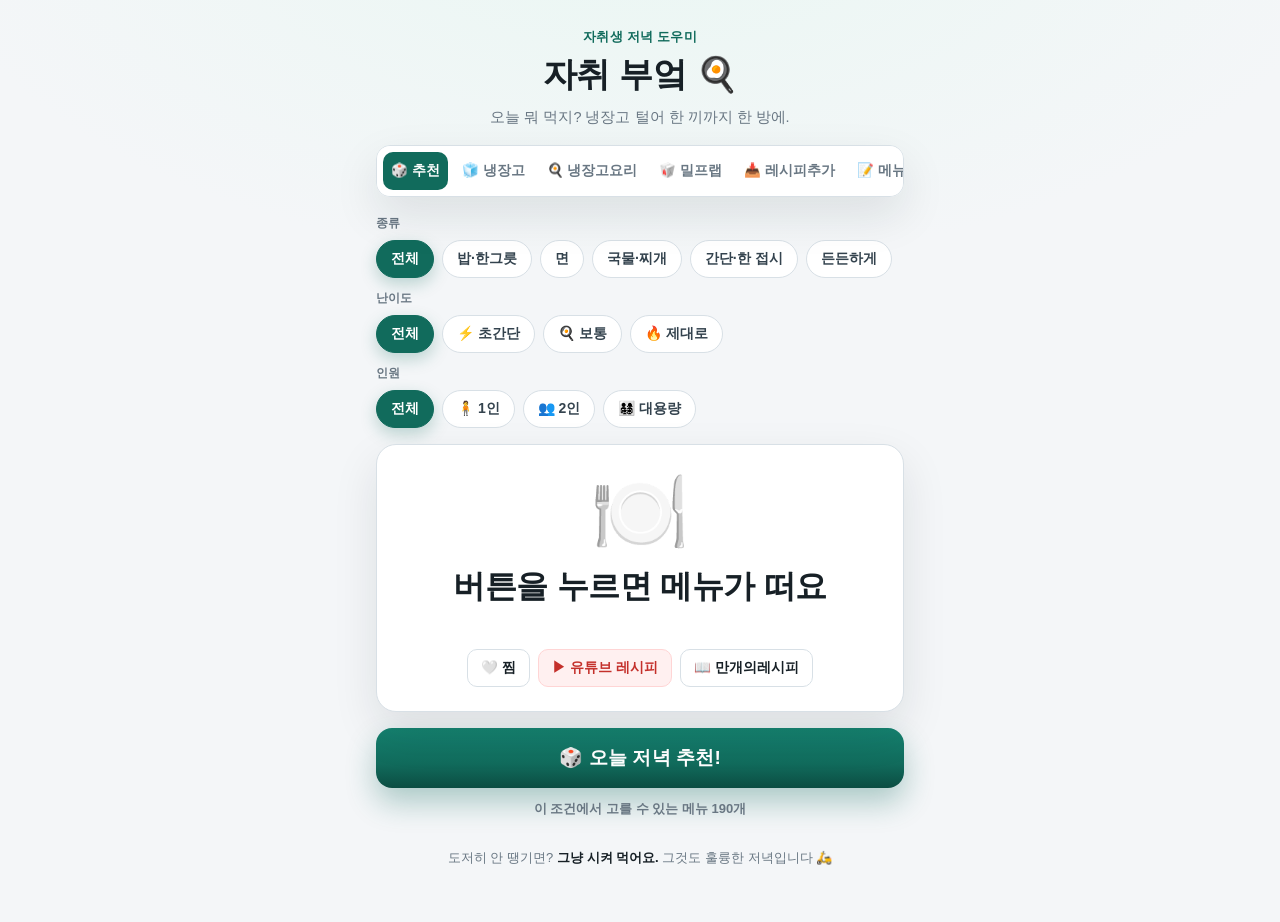
<file: kitchen/index.html>
<!doctype html>
<html lang="ko">
  <head>
    <meta charset="UTF-8" />
    <meta name="viewport" content="width=device-width, initial-scale=1.0, viewport-fit=cover" />
    <title>자취 부엌 — 오늘 저녁 뭐 먹지?</title>
    <meta name="description" content="자취생 저녁 메뉴 랜덤 추천 + 우리집 냉장고 재료 관리 + 냉장고 재료로 만들 수 있는 요리 추천. 단독 실행 웹앱." />
    <meta name="theme-color" content="#116b5c" />
    <meta name="apple-mobile-web-app-capable" content="yes" />
    <meta name="apple-mobile-web-app-title" content="자취부엌" />
    <link rel="icon" href="data:image/svg+xml,%3Csvg%20xmlns='http://www.w3.org/2000/svg'%20viewBox='0%200%20100%20100'%3E%3Ctext%20y='.9em'%20font-size='90'%3E%F0%9F%8D%B3%3C/text%3E%3C/svg%3E" />
    <link rel="apple-touch-icon" sizes="180x180" href="icon-180.png" />
    <meta name="apple-mobile-web-app-status-bar-style" content="default" />
    <meta name="mobile-web-app-capable" content="yes" />
    <link rel="manifest" href="manifest.webmanifest" />
    <style>
      :root {
        color-scheme: light;
        --bg: #f4f6f8;
        --surface: #ffffff;
        --surface-soft: #eef3f7;
        --ink: #172026;
        --muted: #697783;
        --line: #d8e0e6;
        --accent: #116b5c;
        --accent-dark: #0b4d42;
        --accent-soft: #e6f4f0;
        --danger: #b42318;
        --shadow: 0 18px 45px rgba(23, 32, 38, 0.1);
      }
      * { box-sizing: border-box; }
      body {
        margin: 0;
        min-height: 100vh;
        background: radial-gradient(1200px 600px at 50% -10%, #eaf7f3 0%, rgba(234, 247, 243, 0) 60%), var(--bg);
        color: var(--ink);
        font-family: Pretendard, Inter, -apple-system, BlinkMacSystemFont, "Segoe UI", "Apple SD Gothic Neo", sans-serif;
        -webkit-tap-highlight-color: transparent;
      }
      button { font: inherit; border: 0; cursor: pointer; }
      a { color: inherit; }
      input, select, textarea { font: inherit; }
      .wrap {
        width: min(560px, 100%);
        margin: 0 auto;
        padding: max(18px, env(safe-area-inset-top)) 16px calc(40px + env(safe-area-inset-bottom));
      }
      .hero { text-align: center; margin: 10px 0 16px; }
      .eyebrow { margin: 0 0 6px; color: var(--accent); font-size: 13px; font-weight: 800; letter-spacing: 0.02em; }
      h1 { margin: 0; font-size: clamp(26px, 6.5vw, 34px); letter-spacing: -0.01em; }
      .sub { margin: 9px 0 0; color: var(--muted); line-height: 1.5; font-size: 14.5px; }

      .tabs {
        display: flex; gap: 6px; background: var(--surface); border: 1px solid var(--line);
        border-radius: 14px; padding: 6px; margin-bottom: 18px; box-shadow: var(--shadow);
        position: sticky; top: 8px; z-index: 5; overflow-x: auto;
      }
      .tab {
        flex: 1 1 auto; white-space: nowrap; border-radius: 10px; padding: 10px 8px;
        font-size: 13.5px; font-weight: 800; color: var(--muted); background: transparent;
        transition: background 0.15s ease, color 0.15s ease;
      }
      .tab.active { background: var(--accent); color: #fff; }

      .chips { display: flex; flex-wrap: wrap; gap: 8px; }
      .chip {
        border: 1px solid var(--line); background: var(--surface); color: #34434e; border-radius: 999px;
        padding: 9px 14px; font-size: 14px; font-weight: 700;
        transition: transform 0.08s ease, background 0.15s ease, color 0.15s ease, border-color 0.15s ease;
      }
      .chip:active { transform: scale(0.96); }
      .chip.active { background: var(--accent); border-color: var(--accent); color: #fff; box-shadow: 0 6px 16px rgba(17, 107, 92, 0.25); }

      .filters { display: grid; gap: 12px; margin-bottom: 16px; }
      .filter-group { display: grid; gap: 8px; }
      .filter-label { font-size: 12px; font-weight: 800; color: var(--muted); }

      .result-card {
        position: relative; background: var(--surface); border: 1px solid var(--line); border-radius: 20px;
        box-shadow: var(--shadow); padding: 28px 22px 24px; text-align: center; min-height: 240px;
        display: flex; flex-direction: column; align-items: center; justify-content: center; gap: 12px; overflow: hidden;
      }
      .result-emoji { font-size: 68px; line-height: 1; }
      .result-name { margin: 0; font-size: clamp(24px, 6.5vw, 32px); font-weight: 850; letter-spacing: -0.01em; }
      .result-tags, .result-ing { display: flex; flex-wrap: wrap; gap: 6px; justify-content: center; }
      .tag { font-size: 12.5px; font-weight: 800; padding: 5px 10px; border-radius: 999px; background: var(--accent-soft); color: var(--accent-dark); }
      .tag.time { background: #fff4e0; color: #9a6700; }
      .tag.level1 { background: #e6f4ea; color: #1f7a3d; }
      .tag.level2 { background: #fff4e0; color: #9a6700; }
      .tag.level3 { background: #fdeaea; color: #b42318; }
      .ing { font-size: 12.5px; font-weight: 600; padding: 5px 10px; border-radius: 8px; background: var(--surface-soft); color: #46555f; }
      .result-tip {
        margin: 4px 0 0; background: #fffdf5; border: 1px dashed #e7d9a8; color: #6b5a1e;
        padding: 11px 13px; border-radius: 12px; font-size: 13.5px; line-height: 1.5; text-align: left;
      }
      .result-actions { display: flex; flex-wrap: wrap; gap: 8px; justify-content: center; margin-top: 4px; }
      .fav-btn, .recipe-link {
        display: inline-flex; align-items: center; gap: 4px; text-decoration: none; border-radius: 10px;
        padding: 9px 13px; font-size: 13.5px; font-weight: 800; border: 1px solid var(--line); background: var(--surface); color: var(--ink);
      }
      .recipe-link.yt { background: #fff0f0; border-color: #ffd5d5; color: #c4302b; }
      .fav-btn.on { background: #fdeef0; border-color: #f3c6cf; color: #c2185b; }

      .roll-btn {
        width: 100%; margin-top: 16px; min-height: 60px; border-radius: 16px;
        background: linear-gradient(180deg, #15816f 0%, var(--accent) 60%, var(--accent-dark) 100%);
        color: #fff; font-size: 19px; font-weight: 850; letter-spacing: 0.01em;
        box-shadow: 0 14px 30px rgba(17, 107, 92, 0.32);
        transition: transform 0.08s ease, box-shadow 0.15s ease, opacity 0.15s ease;
      }
      .roll-btn:active { transform: translateY(2px) scale(0.99); box-shadow: 0 8px 18px rgba(17, 107, 92, 0.3); }
      .roll-btn:disabled { opacity: 0.85; cursor: default; }
      .cook-roll { min-height: 52px; font-size: 17px; margin: 4px 0 6px; }

      .count { text-align: center; color: var(--muted); font-size: 13px; font-weight: 700; margin: 12px 0 0; }
      .count.empty { color: var(--danger); }

      .favs { margin-top: 26px; }
      .favs h3 { margin: 0 0 10px; font-size: 15px; }
      .fav-list { display: flex; flex-wrap: wrap; gap: 8px; }
      .fav-chip {
        display: inline-flex; align-items: center; gap: 8px; background: var(--surface); border: 1px solid var(--line);
        border-radius: 999px; padding: 7px 8px 7px 13px; font-size: 13.5px; font-weight: 700;
      }
      .fav-chip button { width: 22px; height: 22px; border-radius: 50%; background: var(--surface-soft); color: var(--muted); font-size: 13px; line-height: 1; display: grid; place-items: center; }
      .fav-name { cursor: pointer; }

      /* 냉장고 */
      .panel-help { color: var(--muted); font-size: 13.5px; line-height: 1.5; margin: 0 0 14px; }
      .fridge-add { display: flex; gap: 8px; margin-bottom: 12px; }
      .fridge-add input { flex: 1; border: 1px solid var(--line); border-radius: 10px; padding: 12px; background: #fff; outline: none; }
      .fridge-add input:focus { border-color: var(--accent); box-shadow: 0 0 0 3px rgba(17, 107, 92, 0.14); }
      .primary-sm { background: var(--accent); color: #fff; border-radius: 10px; padding: 0 16px; font-weight: 800; min-height: 46px; }
      .quick-adds { display: flex; flex-wrap: wrap; gap: 6px; margin-bottom: 14px; }
      .quick-add { font-size: 13px; font-weight: 700; border: 1px dashed var(--line); background: var(--surface); color: #46555f; border-radius: 999px; padding: 7px 12px; }
      .fridge { background: linear-gradient(180deg, #eef6f8, #e1edf1); border: 1px solid var(--line); border-radius: 18px; padding: 16px; min-height: 160px; box-shadow: inset 0 2px 8px rgba(23, 32, 38, 0.05); }
      .fridge-grid { display: grid; grid-template-columns: repeat(auto-fill, minmax(82px, 1fr)); gap: 10px; }
      .food { position: relative; aspect-ratio: 1 / 1; background: var(--surface); border: 1px solid var(--line); border-radius: 14px; display: grid; place-items: center; box-shadow: 0 4px 10px rgba(23, 32, 38, 0.07); }
      .food-emoji { font-size: 38px; line-height: 1; transform: translateY(-6px); }
      .food-name { position: absolute; left: 6px; right: 6px; bottom: 6px; background: rgba(17, 107, 92, 0.92); color: #fff; border-radius: 8px; padding: 3px 4px; font-size: 11.5px; font-weight: 800; text-align: center; word-break: keep-all; line-height: 1.25; }
      .food-x { position: absolute; top: -7px; right: -7px; width: 23px; height: 23px; border-radius: 50%; background: #fff; border: 1px solid var(--line); color: var(--muted); font-size: 12px; display: grid; place-items: center; box-shadow: 0 2px 6px rgba(0, 0, 0, 0.14); }
      .fridge-empty { color: var(--muted); text-align: center; font-weight: 700; padding: 34px 10px; }
      .ghost-danger { margin-top: 14px; width: 100%; background: #fff1f0; border: 1px solid #ffd2cc; color: var(--danger); border-radius: 12px; min-height: 46px; font-weight: 800; }

      /* 냉장고 요리 */
      .staples-toggle { display: flex; align-items: center; gap: 10px; font-size: 13.5px; font-weight: 700; color: #34434e; margin-bottom: 14px; background: var(--surface); border: 1px solid var(--line); border-radius: 12px; padding: 12px 13px; cursor: pointer; }
      .staples-toggle input { width: 18px; height: 18px; accent-color: var(--accent); }
      .cook-section-title { font-size: 14px; font-weight: 850; margin: 18px 0 10px; }
      .cook-card { display: flex; gap: 12px; align-items: flex-start; background: var(--surface); border: 1px solid var(--line); border-radius: 14px; padding: 14px; box-shadow: 0 4px 10px rgba(23, 32, 38, 0.05); margin-bottom: 10px; }
      .cook-emoji { font-size: 34px; line-height: 1; }
      .cook-body { flex: 1; min-width: 0; }
      .cook-name { font-weight: 850; font-size: 16px; }
      .cook-meta { font-size: 12.5px; color: var(--muted); margin: 3px 0 8px; font-weight: 700; }
      .cook-missing { display: flex; flex-wrap: wrap; gap: 5px; }
      .miss { font-size: 12px; font-weight: 700; background: #fdeaea; color: #b42318; border-radius: 7px; padding: 4px 8px; }
      .miss.ok { background: #e6f4ea; color: #1f7a3d; }
      .cook-links { display: flex; gap: 6px; margin-top: 9px; flex-wrap: wrap; }
      .info-block { text-align: center; background: var(--surface); border: 1px dashed var(--line); border-radius: 16px; padding: 26px 18px; }
      .info-block strong { display: block; font-size: 16px; margin-bottom: 6px; }
      .info-block p { margin: 0 0 14px; color: var(--muted); line-height: 1.5; font-size: 13.5px; }
      .prep-tags { display: flex; flex-wrap: wrap; gap: 6px; margin: 2px 0 8px; }
      .ptag { font-size: 11.5px; font-weight: 800; border-radius: 999px; padding: 4px 9px; }
      .ptag.kind { background: var(--accent-soft); color: var(--accent-dark); }
      .ptag.portion { background: #eef3f7; color: #46555f; }
      .ptag.keep { background: #fff4e0; color: #9a6700; }
      .tag.serve1 { background: #eef3f7; color: #46555f; }
      .tag.serve2 { background: #e6efff; color: #1d4ed8; }
      .tag.serve4 { background: #efeaff; color: #6d28d9; }

      /* 메뉴 관리 */
      .menu-form { display: grid; gap: 10px; background: var(--surface); border: 1px solid var(--line); border-radius: 16px; padding: 16px; box-shadow: var(--shadow); margin-bottom: 18px; }
      .menu-form h3 { margin: 0 0 2px; font-size: 16px; }
      .menu-form .row2 { display: grid; grid-template-columns: 1fr 1fr; gap: 10px; }
      .menu-form input, .menu-form select, .menu-form textarea { width: 100%; border: 1px solid var(--line); border-radius: 10px; padding: 11px 12px; background: #fff; outline: none; }
      .menu-form input:focus, .menu-form select:focus, .menu-form textarea:focus { border-color: var(--accent); box-shadow: 0 0 0 3px rgba(17, 107, 92, 0.14); }
      .menu-form textarea { resize: vertical; line-height: 1.5; }
      .menu-form-actions { display: flex; gap: 8px; }
      .ghost { background: var(--surface); border: 1px solid var(--line); color: #46555f; border-radius: 10px; padding: 0 16px; min-height: 46px; font-weight: 800; }
      .menu-list-head { display: flex; align-items: center; justify-content: space-between; gap: 10px; margin-bottom: 10px; }
      .menu-list-head h3 { margin: 0; font-size: 15px; }
      .menu-list-head input { border: 1px solid var(--line); border-radius: 10px; padding: 9px 11px; max-width: 50%; background: #fff; outline: none; }
      .menu-row { display: flex; align-items: center; gap: 10px; background: var(--surface); border: 1px solid var(--line); border-radius: 12px; padding: 10px 12px; margin-bottom: 8px; }
      .menu-row .emo { font-size: 24px; }
      .menu-row .info { flex: 1; min-width: 0; }
      .menu-row .nm { font-weight: 800; }
      .menu-row .mt { font-size: 12px; color: var(--muted); font-weight: 700; margin-top: 2px; }
      .badge { font-size: 10.5px; font-weight: 800; border-radius: 6px; padding: 2px 6px; margin-left: 6px; vertical-align: middle; }
      .badge.custom { background: #e6f4f0; color: var(--accent-dark); }
      .badge.edited { background: #fff4e0; color: #9a6700; }
      .menu-row .ops { display: flex; gap: 6px; }
      .icon-btn { border: 1px solid var(--line); background: #fff; border-radius: 8px; padding: 7px 10px; font-size: 12.5px; font-weight: 800; color: #46555f; }
      .icon-btn.del { background: #fff1f0; border-color: #ffd2cc; color: var(--danger); }

      /* 레시피 가져오기 */
      .imp-tabs { display: flex; gap: 6px; margin-bottom: 14px; }
      .imp-tab { flex: 1; border: 1px solid var(--line); background: var(--surface); color: var(--muted); border-radius: 11px; padding: 10px 6px; font-size: 13.5px; font-weight: 800; }
      .imp-tab.active { background: var(--accent); border-color: var(--accent); color: #fff; }
      .imp-pane { margin-bottom: 6px; }
      .imp-pane textarea { width: 100%; border: 1px solid var(--line); border-radius: 12px; padding: 13px; background: #fff; outline: none; resize: vertical; line-height: 1.55; }
      .imp-pane textarea:focus { border-color: var(--accent); box-shadow: 0 0 0 3px rgba(17, 107, 92, 0.14); }
      .imp-full { width: 100%; margin-top: 10px; min-height: 50px; }
      .imp-drop { display: flex; flex-direction: column; align-items: center; gap: 5px; text-align: center; border: 2px dashed var(--line); border-radius: 16px; padding: 26px 16px; background: var(--surface); cursor: pointer; transition: border-color 0.15s ease, background 0.15s ease; }
      .imp-drop:active { border-color: var(--accent); background: var(--accent-soft); }
      .imp-drop-emoji { font-size: 40px; line-height: 1; }
      .imp-drop-main { font-size: 15px; font-weight: 850; color: var(--ink); }
      .imp-drop-sub { font-size: 12.5px; color: var(--muted); font-weight: 600; line-height: 1.45; max-width: 320px; }
      .imp-status { margin-top: 12px; font-size: 13.5px; font-weight: 700; color: var(--accent-dark); text-align: center; min-height: 18px; line-height: 1.5; }
      .imp-status.err { color: var(--danger); }
      .imp-result-head { display: flex; align-items: center; gap: 8px; margin: 4px 0 2px; }
      .imp-result-head .emo { font-size: 22px; }
      .imp-result-head h3 { margin: 0; font-size: 16px; }
      .imp-note { font-size: 12.5px; color: var(--muted); font-weight: 600; margin: 0 0 4px; line-height: 1.5; }
      .imp-raw { margin-top: 2px; }
      .imp-raw summary { cursor: pointer; font-size: 12.5px; font-weight: 800; color: var(--muted); }
      .imp-raw pre { white-space: pre-wrap; word-break: break-word; background: var(--surface-soft); border: 1px solid var(--line); border-radius: 10px; padding: 11px; font-size: 12px; color: #46555f; max-height: 180px; overflow: auto; margin: 8px 0 0; font-family: inherit; line-height: 1.5; }

      .foot { margin-top: 30px; text-align: center; color: var(--muted); font-size: 13px; line-height: 1.6; }
      .foot strong { color: var(--ink); }

      .toast { position: fixed; left: 50%; bottom: 26px; transform: translate(-50%, 20px); background: #172026; color: #fff; padding: 11px 18px; border-radius: 999px; font-size: 14px; font-weight: 800; opacity: 0; pointer-events: none; transition: opacity 0.2s ease, transform 0.2s ease; z-index: 50; }
      .toast.show { opacity: 1; transform: translate(-50%, 0); }

      @keyframes pop { 0% { transform: scale(0.96); } 55% { transform: scale(1.03); } 100% { transform: scale(1); } }
      @keyframes shake { 0%, 100% { transform: translateY(0); } 50% { transform: translateY(-6px); } }
      .result-card.pop { animation: pop 0.42s cubic-bezier(0.2, 0.8, 0.2, 1); }
      .result-card.teasing .result-emoji { animation: shake 0.3s linear infinite; }

      @media (min-width: 560px) { .result-emoji { font-size: 80px; } }
      @media (prefers-reduced-motion: reduce) {
        .result-card.pop, .result-card.teasing .result-emoji { animation: none; }
        * { transition: none !important; }
      }
    </style>
  </head>
  <body>
    <main class="wrap">
      <header class="hero">
        <p class="eyebrow">자취생 저녁 도우미</p>
        <h1>자취 부엌 🍳</h1>
        <p class="sub">오늘 뭐 먹지? 냉장고 털어 한 끼까지 한 방에.</p>
      </header>

      <nav class="tabs" id="tabs">
        <button class="tab active" type="button" data-tab="roll">🎲 추천</button>
        <button class="tab" type="button" data-tab="fridge">🧊 냉장고</button>
        <button class="tab" type="button" data-tab="cook">🍳 냉장고요리</button>
        <button class="tab" type="button" data-tab="prep">🥡 밀프랩</button>
        <button class="tab" type="button" data-tab="import">📥 레시피추가</button>
        <button class="tab" type="button" data-tab="menu">📝 메뉴</button>
      </nav>

      <!-- 탭: 저녁 룰렛 -->
      <section id="tab-roll" class="tab-panel">
        <div class="filters" aria-label="메뉴 필터">
          <div class="filter-group">
            <span class="filter-label">종류</span>
            <div class="chips" id="catChips"></div>
          </div>
          <div class="filter-group">
            <span class="filter-label">난이도</span>
            <div class="chips" id="levelChips"></div>
          </div>
          <div class="filter-group">
            <span class="filter-label">인원</span>
            <div class="chips" id="serveChips"></div>
          </div>
        </div>

        <section class="result-card" id="resultCard" aria-live="polite">
          <div class="result-emoji" id="resultEmoji">🍽️</div>
          <h2 class="result-name" id="resultName">버튼을 누르면 메뉴가 떠요</h2>
          <div class="result-tags" id="resultTags"></div>
          <div class="result-ing" id="resultIng"></div>
          <p class="result-tip" id="resultTip" hidden></p>
          <div class="result-actions" id="resultActions" hidden>
            <button class="fav-btn" id="favBtn" type="button">🤍 찜</button>
            <a class="recipe-link yt" id="ytLink" target="_blank" rel="noopener">▶ 유튜브 레시피</a>
            <a class="recipe-link" id="recipeLink" target="_blank" rel="noopener">📖 만개의레시피</a>
          </div>
        </section>

        <button class="roll-btn" id="rollBtn" type="button">🎲 오늘 저녁 추천!</button>
        <p class="count" id="count"></p>

        <section class="favs" id="favs" hidden>
          <h3>🔖 찜한 메뉴</h3>
          <div class="fav-list" id="favList"></div>
        </section>
      </section>

      <!-- 탭: 우리집 냉장고 -->
      <section id="tab-fridge" class="tab-panel" hidden>
        <p class="panel-help">가진 재료를 넣어 두면 아이콘으로 냉장고에 쏙. 쉼표로 여러 개 한 번에 넣을 수 있어요. (예: 계란, 김치, 두부)</p>
        <div class="fridge-add">
          <input id="fridgeInput" type="text" placeholder="재료 이름 입력 후 담기" autocomplete="off" />
          <button id="fridgeAddBtn" class="primary-sm" type="button">담기</button>
        </div>
        <div class="quick-adds" id="quickAdds"></div>
        <div class="fridge">
          <div class="fridge-empty" id="fridgeEmpty">냉장고가 비었어요. 위에서 재료를 넣어 보세요 🧊</div>
          <div class="fridge-grid" id="fridgeGrid"></div>
        </div>
        <p class="count" id="fridgeCount"></p>
        <button id="fridgeClear" class="ghost-danger" type="button" hidden>냉장고 비우기</button>
      </section>

      <!-- 탭: 냉장고 요리 -->
      <section id="tab-cook" class="tab-panel" hidden>
        <label class="staples-toggle">
          <input type="checkbox" id="staplesToggle" checked />
          기본 양념(소금·기름·간장·설탕 등)은 있다고 치기
        </label>
        <div id="cookContent"></div>
      </section>

      <!-- 탭: 밀프랩 -->
      <section id="tab-prep" class="tab-panel" hidden>
        <p class="panel-help">한 번 만들어 두고 3~5끼! 보관 잘 되는 밀프랩 메뉴예요. 분량·보관 기간·꿀팁까지 확인하세요.</p>
        <button id="prepRandomBtn" class="roll-btn cook-roll" type="button">🎲 이번 주 밀프랩 정해줘</button>
        <div id="prepFeatured"></div>
        <div id="prepList"></div>
      </section>

      <!-- 탭: 메뉴 관리 -->
      <section id="tab-menu" class="tab-panel" hidden>
        <form id="menuForm" class="menu-form" autocomplete="off">
          <h3 id="menuFormTitle">새 메뉴 추가</h3>
          <input id="mName" type="text" placeholder="메뉴 이름 (예: 엄마표 김치볶음밥)" />
          <div class="row2">
            <input id="mEmoji" type="text" placeholder="이모지 (예: 🍳)" maxlength="6" />
            <input id="mTime" type="number" min="1" placeholder="예상 시간(분)" />
          </div>
          <div class="row2">
            <select id="mCat">
              <option value="bap">밥·한그릇</option>
              <option value="noodle">면</option>
              <option value="soup">국물·찌개</option>
              <option value="side">간단·한 접시</option>
              <option value="hearty">든든하게</option>
            </select>
            <select id="mLevel">
              <option value="1">⚡ 초간단</option>
              <option value="2">🍳 보통</option>
              <option value="3">🔥 제대로</option>
            </select>
          </div>
          <select id="mServe">
            <option value="1">🧍 1인 (자취 간단)</option>
            <option value="2">👥 2인 (가정 식사)</option>
            <option value="4">👨‍👩‍👧‍👦 대용량 (4인+)</option>
          </select>
          <input id="mIng" type="text" placeholder="재료 (쉼표로 구분: 밥, 계란, 김치, 대파)" />
          <textarea id="mTip" rows="2" placeholder="한 줄 꿀팁 (선택)"></textarea>
          <div class="menu-form-actions">
            <button type="submit" class="primary-sm" style="flex:1">저장</button>
            <button type="button" id="menuCancel" class="ghost" hidden>취소</button>
          </div>
        </form>

        <div class="menu-list-head">
          <h3>메뉴 목록 (<span id="menuTotal">0</span>)</h3>
          <input id="menuSearch" type="text" placeholder="메뉴 검색" />
        </div>
        <div id="menuList"></div>
      </section>

      <!-- 탭: 레시피 가져오기 -->
      <section id="tab-import" class="tab-panel" hidden>
        <p class="panel-help">레시피를 <b>텍스트 붙여넣기</b> · <b>사진/캡쳐</b> · <b>PDF</b> 중 편한 방법으로 가져오세요. 인식한 내용을 확인·수정해 저장하면 <b>🎲 추천</b>에도 바로 등장해요.</p>
        <div class="imp-tabs" id="impTabs">
          <button class="imp-tab active" type="button" data-imp="text">📋 텍스트</button>
          <button class="imp-tab" type="button" data-imp="image">🖼 사진/캡쳐</button>
          <button class="imp-tab" type="button" data-imp="pdf">📄 PDF</button>
        </div>

        <div class="imp-pane" data-pane="text">
          <textarea id="impTextArea" rows="8" placeholder="레시피 전체를 붙여넣으세요.&#10;&#10;예)&#10;소고기 미역국&#10;[재료] 소고기 100g, 불린 미역 2줌, 국간장 1큰술, 다진마늘 1작은술, 참기름&#10;[만드는 법] 1. 미역을 참기름에 볶는다 …"></textarea>
          <button id="impTextBtn" class="primary-sm imp-full" type="button">이 내용으로 레시피 만들기</button>
        </div>

        <div class="imp-pane" data-pane="image" hidden>
          <label class="imp-drop" for="impImageFile">
            <span class="imp-drop-emoji">🖼</span>
            <span class="imp-drop-main">사진 · 캡쳐 이미지 선택</span>
            <span class="imp-drop-sub">갤러리에서 고르거나 카메라로 촬영 · 글자를 자동으로 읽어요(OCR)</span>
          </label>
          <input id="impImageFile" type="file" accept="image/*" hidden />
          <div class="imp-status" id="impImageStatus"></div>
        </div>

        <div class="imp-pane" data-pane="pdf" hidden>
          <label class="imp-drop" for="impPdfFile">
            <span class="imp-drop-emoji">📄</span>
            <span class="imp-drop-main">PDF 파일 선택</span>
            <span class="imp-drop-sub">레시피 PDF의 글자를 읽어 와요 · 스캔본도 자동 인식 시도</span>
          </label>
          <input id="impPdfFile" type="file" accept="application/pdf,.pdf" hidden />
          <div class="imp-status" id="impPdfStatus"></div>
        </div>

        <div id="importResult"></div>
      </section>

      <footer class="foot">
        <p>도저히 안 땡기면? <strong>그냥 시켜 먹어요.</strong> 그것도 훌륭한 저녁입니다 🛵</p>
      </footer>
    </main>

    <script>
      // ===== 기본 내장 메뉴 (자취 1인분 기준) =====
      const BUILTIN_MENUS = [
        { name: "김치볶음밥", emoji: "🍳", cat: "bap", level: 1, time: 15, ing: ["밥", "익은 김치", "계란", "대파", "참기름"], tip: "김치를 기름에 먼저 달달 볶아 신맛을 날린 뒤 밥을 넣으면 훨씬 깊은 맛이 나요." },
        { name: "계란볶음밥", emoji: "🍚", cat: "bap", level: 1, time: 10, ing: ["밥", "계란", "대파", "간장", "굴소스"], tip: "센 불에 파기름부터 내고 밥을 넣으면 고슬고슬 중국집 스타일이 돼요." },
        { name: "참치마요덮밥", emoji: "🐟", cat: "bap", level: 1, time: 8, ing: ["밥", "참치캔", "마요네즈", "간장", "김가루"], tip: "참치 기름은 살짝만 빼고 마요와 간장 조금이면 끝. 계란프라이를 얹으면 완벽해요." },
        { name: "스팸마요덮밥", emoji: "🥫", cat: "bap", level: 1, time: 12, ing: ["밥", "스팸", "계란", "마요네즈", "김가루"], tip: "스팸은 키친타올로 기름을 한 번 닦고 구우면 덜 짜고 더 고소해요." },
        { name: "제육덮밥", emoji: "🌶️", cat: "bap", level: 2, time: 20, ing: ["밥", "앞다리살", "고추장", "양파", "대파"], tip: "고기에 양념을 20분만 미리 재워두면 맛이 확 배어요." },
        { name: "카레라이스", emoji: "🍛", cat: "bap", level: 1, time: 25, ing: ["밥", "고형카레", "감자", "당근", "양파"], tip: "고형카레 2조각이면 1~2인분. 우유 한 스푼 넣으면 부드러워져요." },
        { name: "오므라이스", emoji: "🍳", cat: "bap", level: 2, time: 20, ing: ["밥", "계란", "케첩", "양파", "햄"], tip: "밥은 케첩에 미리 볶고, 계란은 반숙으로 덮으면 보들보들해요." },
        { name: "비빔밥", emoji: "🥗", cat: "bap", level: 1, time: 12, ing: ["밥", "계란프라이", "애호박", "당근", "고추장"], tip: "냉장고 자투리 채소 다 넣고 참기름·고추장이면 실패가 없어요." },
        { name: "새우볶음밥", emoji: "🍤", cat: "bap", level: 1, time: 15, ing: ["밥", "냉동새우", "계란", "대파", "굴소스"], tip: "냉동새우는 찬물에 5분 담가 해동하고 물기를 꼭 빼세요." },
        { name: "소고기덮밥", emoji: "🥩", cat: "bap", level: 2, time: 20, ing: ["밥", "소불고기감", "양파", "간장", "설탕"], tip: "양파를 푹 익혀 단맛을 끌어내면 일본식 규동 맛이 나요." },
        { name: "마파두부덮밥", emoji: "🌶️", cat: "bap", level: 2, time: 20, ing: ["밥", "두부", "다진 돼지고기", "두반장", "대파"], tip: "두부는 끓는 소금물에 살짝 데치면 안 부서지고 간도 잘 배요." },
        { name: "김치알밥", emoji: "🍳", cat: "bap", level: 1, time: 12, ing: ["밥", "김치", "날치알", "계란", "김가루"], tip: "뚝배기에 참기름 두르고 누룽지처럼 살짝 태우면 더 맛있어요." },
        { name: "오징어덮밥", emoji: "🦑", cat: "bap", level: 2, time: 20, ing: ["밥", "오징어", "양파", "고추장", "대파"], tip: "해물은 센 불에 빠르게 볶아야 질겨지지 않아요." },
        { name: "닭갈비볶음밥", emoji: "🍗", cat: "bap", level: 2, time: 25, ing: ["밥", "닭다리살", "고추장", "양배추", "깻잎"], tip: "닭갈비 먹고 남은 양념에 밥을 볶으면 그게 진짜 별미죠." },
        { name: "콩나물밥", emoji: "🌱", cat: "bap", level: 2, time: 25, ing: ["쌀", "콩나물", "양념간장", "대파", "참기름"], tip: "밥물을 평소보다 적게 잡아야 질지 않아요. 양념간장에 쓱쓱 비벼 드세요." },
        { name: "라면", emoji: "🍜", cat: "noodle", level: 1, time: 7, ing: ["라면", "계란", "대파"], tip: "물 550ml에 스프를 먼저 풀고, 끓으면 면을 넣으세요. 계란은 마지막 30초에." },
        { name: "짜파게티", emoji: "🍝", cat: "noodle", level: 1, time: 10, ing: ["짜파게티", "계란프라이", "냉동채소"], tip: "면수를 8숟갈만 남기고 버려야 꼬들꼬들하게 비벼져요." },
        { name: "콩나물 해장라면", emoji: "🌶️", cat: "noodle", level: 1, time: 8, ing: ["라면", "콩나물", "청양고추", "계란", "대파"], tip: "콩나물 한 줌이면 국물이 시원해져요. 뚜껑 덮고 끝까지 안 열기." },
        { name: "비빔면", emoji: "🌶️", cat: "noodle", level: 1, time: 8, ing: ["비빔면", "오이", "계란", "김가루"], tip: "면을 찬물에 여러 번 헹궈 전분기를 빼야 쫄깃해요." },
        { name: "잔치국수", emoji: "🍜", cat: "noodle", level: 1, time: 15, ing: ["소면", "멸치다시팩", "애호박", "계란지단", "김가루"], tip: "국물은 멸치·다시마로 5분이면 충분. 소면은 따로 삶아 찬물에 헹구세요." },
        { name: "비빔국수", emoji: "🌶️", cat: "noodle", level: 1, time: 12, ing: ["소면", "고추장", "오이", "설탕", "식초"], tip: "고추장·고춧가루·설탕·식초를 비슷한 비율로 하면 새콤달콤해요." },
        { name: "토마토 파스타", emoji: "🍅", cat: "noodle", level: 2, time: 20, ing: ["스파게티면", "토마토소스", "마늘", "양파"], tip: "면수 한 국자를 소스에 넣으면 소스가 면에 착 붙어요." },
        { name: "알리오올리오", emoji: "🧄", cat: "noodle", level: 2, time: 18, ing: ["스파게티면", "마늘", "올리브유", "페페론치노"], tip: "마늘은 약한 불에서 천천히 익혀 향을 기름에 충분히 우려내세요." },
        { name: "크림 파스타", emoji: "🥛", cat: "noodle", level: 2, time: 20, ing: ["스파게티면", "생크림", "베이컨", "마늘"], tip: "우유보다 생크림이 안 분리돼요. 슬라이스 치즈 한 장 녹이면 더 진해요." },
        { name: "로제 파스타", emoji: "🌸", cat: "noodle", level: 2, time: 22, ing: ["스파게티면", "토마토소스", "생크림", "베이컨"], tip: "토마토소스와 크림을 2:1로 섞으면 분홍빛 로제가 완성돼요." },
        { name: "볶음우동", emoji: "🍳", cat: "noodle", level: 1, time: 15, ing: ["우동면", "양배추", "어묵", "간장", "굴소스"], tip: "우동면은 끓는 물에 30초만 풀어 바로 볶아야 안 불어요." },
        { name: "가락우동", emoji: "🍲", cat: "noodle", level: 1, time: 12, ing: ["우동면", "쯔유", "어묵", "대파"], tip: "쯔유 1 : 물 7 비율이면 간이 딱 맞아요." },
        { name: "김치말이국수", emoji: "❄️", cat: "noodle", level: 1, time: 12, ing: ["소면", "김치국물", "김치", "오이", "얼음"], tip: "김치국물에 물·설탕 약간, 얼음 동동. 여름 저녁에 최고예요." },
        { name: "떡라면", emoji: "🍜", cat: "noodle", level: 1, time: 10, ing: ["라면", "떡국떡", "계란", "대파"], tip: "떡은 미리 물에 불려두면 라면과 같이 익어요." },
        { name: "메밀소바", emoji: "🍱", cat: "noodle", level: 1, time: 12, ing: ["메밀면", "쯔유", "무", "김가루"], tip: "면을 찬물에 바짝 헹궈 차갑게, 무는 갈아서 쯔유에 풀어요." },
        { name: "해물 토마토 파스타", emoji: "🦐", cat: "noodle", level: 3, time: 30, ing: ["스파게티면", "냉동해물", "토마토소스", "마늘", "올리브유"], tip: "해물은 따로 볶아 빼두었다가 마지막에 합쳐야 안 질겨요." },
        { name: "김치찌개", emoji: "🍲", cat: "soup", level: 2, time: 25, ing: ["신김치", "돼지고기", "두부", "대파"], tip: "고기를 먼저 볶다가 김치를 넣어 같이 볶은 뒤 물을 부어야 깊은 맛이 나요." },
        { name: "된장찌개", emoji: "🍲", cat: "soup", level: 1, time: 20, ing: ["된장", "두부", "애호박", "양파", "청양고추"], tip: "된장은 끓기 직전에 풀어야 구수한 향이 안 날아가요." },
        { name: "순두부찌개", emoji: "🌶️", cat: "soup", level: 2, time: 18, ing: ["순두부", "계란", "고춧가루", "바지락", "대파"], tip: "기름에 고춧가루를 살짝 볶아 고추기름을 내면 색과 맛이 확 살아요." },
        { name: "부대찌개", emoji: "🍲", cat: "soup", level: 2, time: 25, ing: ["스팸", "소시지", "라면사리", "김치", "베이크드빈"], tip: "베이크드빈 한 스푼이 들어가야 그 분식집 부대찌개 맛이 나요." },
        { name: "참치김치찌개", emoji: "🐟", cat: "soup", level: 1, time: 20, ing: ["신김치", "참치캔", "두부", "대파"], tip: "고기 대신 참치캔이면 5분 더 빨라요. 참치는 마지막에 넣으세요." },
        { name: "미역국", emoji: "🍲", cat: "soup", level: 1, time: 25, ing: ["건미역", "소고기", "국간장", "참기름"], tip: "불린 미역을 참기름에 충분히 볶아야 뽀얗고 진한 국물이 나와요." },
        { name: "계란국", emoji: "🥚", cat: "soup", level: 1, time: 10, ing: ["계란", "대파", "국간장", "다진마늘"], tip: "끓는 국물에 계란을 천천히 돌려 부으면 몽글몽글 예쁘게 익어요." },
        { name: "콩나물국", emoji: "🌱", cat: "soup", level: 1, time: 15, ing: ["콩나물", "대파", "국간장", "다진마늘"], tip: "뚜껑은 처음부터 끝까지 열거나 닫거나 하나로. 중간에 열면 비려요." },
        { name: "어묵탕", emoji: "🍢", cat: "soup", level: 1, time: 20, ing: ["어묵", "무", "대파", "멸치육수"], tip: "무를 먼저 푹 끓여 단맛을 우려낸 뒤 어묵을 넣으세요." },
        { name: "떡국", emoji: "🥟", cat: "soup", level: 1, time: 20, ing: ["떡국떡", "계란", "김", "멸치육수"], tip: "떡은 찬물에 잠깐 불려 넣으면 더 빨리 부드럽게 익어요." },
        { name: "만둣국", emoji: "🥟", cat: "soup", level: 1, time: 15, ing: ["냉동만두", "계란", "대파", "멸치육수"], tip: "냉동만두는 해동 없이 바로. 계란 풀어 마무리하면 든든해요." },
        { name: "북엇국", emoji: "🐟", cat: "soup", level: 1, time: 20, ing: ["북어채", "계란", "무", "참기름"], tip: "북어채를 참기름에 달달 볶다가 물을 부으면 뽀얀 국물이 우러나요." },
        { name: "육개장", emoji: "🌶️", cat: "soup", level: 3, time: 50, ing: ["양지", "고사리", "숙주", "대파", "고춧가루"], tip: "대파를 듬뿍, 고기는 결대로 찢어 넣어야 제대로 된 육개장이에요." },
        { name: "계란말이", emoji: "🍳", cat: "side", level: 1, time: 12, ing: ["계란", "대파", "당근", "맛소금"], tip: "약불에서 천천히, 반쯤 익었을 때 돌돌 말면 안 터져요." },
        { name: "계란찜", emoji: "🥚", cat: "side", level: 1, time: 15, ing: ["계란", "새우젓", "대파", "물"], tip: "계란과 물을 1:1로, 한 번 체에 내리면 푸딩처럼 부드러워요." },
        { name: "두부김치", emoji: "🍲", cat: "side", level: 1, time: 15, ing: ["두부", "김치", "돼지고기", "대파"], tip: "두부는 데치거나 굽고, 김치는 설탕 약간 넣고 볶으면 궁합 최고." },
        { name: "김치전", emoji: "🥞", cat: "side", level: 1, time: 15, ing: ["김치", "부침가루", "물", "청양고추"], tip: "반죽은 약간 되직하게, 기름 넉넉히 둘러 바삭하게 부치세요." },
        { name: "떡볶이", emoji: "🌶️", cat: "side", level: 1, time: 15, ing: ["떡볶이떡", "고추장", "어묵", "대파", "설탕"], tip: "물에 고추장·고춧가루·설탕을 풀고 떡을 넣어 졸이면 끝." },
        { name: "라볶이", emoji: "🍜", cat: "side", level: 1, time: 18, ing: ["떡볶이떡", "라면", "어묵", "고추장"], tip: "라면 스프는 반만 넣어야 안 짜고 떡볶이 맛이 살아요." },
        { name: "스팸구이와 계란", emoji: "🥫", cat: "side", level: 1, time: 8, ing: ["스팸", "계란", "김치", "밥"], tip: "바쁜 날 최고의 한 끼. 스팸은 얇게 썰어 노릇하게 구우세요." },
        { name: "어묵볶음", emoji: "🍢", cat: "side", level: 1, time: 12, ing: ["어묵", "간장", "설탕", "대파"], tip: "간장·설탕·물엿을 조금 넣고 졸이면 반찬으로 며칠 가요." },
        { name: "소시지야채볶음", emoji: "🌭", cat: "side", level: 1, time: 12, ing: ["소시지", "양파", "피망", "케첩"], tip: "소시지에 칼집을 내면 양념도 잘 배고 모양도 예뻐요." },
        { name: "감자채볶음", emoji: "🥔", cat: "side", level: 1, time: 15, ing: ["감자", "당근", "소금", "식용유"], tip: "채 썬 감자를 찬물에 헹궈 전분을 빼면 안 들러붙어요." },
        { name: "김밥", emoji: "🍙", cat: "side", level: 2, time: 25, ing: ["밥", "단무지", "계란", "햄", "시금치"], tip: "밥에 참기름·소금으로 밑간하고 꾹꾹 눌러 말면 안 터져요." },
        { name: "길거리 토스트", emoji: "🍞", cat: "side", level: 1, time: 12, ing: ["식빵", "계란", "양배추", "설탕", "케첩"], tip: "양배추 계란전을 부쳐 끼우고 설탕 솔솔, 케첩으로 마무리." },
        { name: "케사디아", emoji: "🫓", cat: "side", level: 1, time: 15, ing: ["또띠아", "슬라이스 치즈", "햄", "피자소스"], tip: "약불에 눌러 구워야 치즈가 녹고 또띠아가 바삭해져요." },
        { name: "군만두", emoji: "🥟", cat: "side", level: 1, time: 10, ing: ["냉동만두", "식용유", "간장", "식초"], tip: "기름 두르고 물 두 스푼 넣어 뚜껑 덮으면 겉바속촉." },
        { name: "두부조림", emoji: "🟫", cat: "side", level: 1, time: 20, ing: ["두부", "간장", "고춧가루", "대파"], tip: "두부를 노릇하게 구운 뒤 양념을 끼얹어 졸이면 간이 잘 배요." },
        { name: "애호박전", emoji: "🥞", cat: "side", level: 1, time: 15, ing: ["애호박", "부침가루", "계란", "식용유"], tip: "애호박은 0.5cm로 썰어 소금에 살짝 절였다 부치면 더 달아요." },
        { name: "제육볶음", emoji: "🌶️", cat: "hearty", level: 2, time: 25, ing: ["앞다리살", "고추장", "양파", "대파", "마늘"], tip: "센 불에서 빠르게 볶아야 고기가 안 질기고 불맛이 나요." },
        { name: "닭갈비", emoji: "🍗", cat: "hearty", level: 2, time: 30, ing: ["닭다리살", "고추장", "양배추", "고구마", "떡"], tip: "양념에 30분 재운 닭이 훨씬 맛있어요. 마지막에 치즈 추가!" },
        { name: "닭볶음탕", emoji: "🍗", cat: "hearty", level: 3, time: 40, ing: ["닭", "감자", "당근", "고추장", "간장"], tip: "닭은 끓는 물에 한 번 데쳐 기름과 잡내를 빼면 국물이 깔끔해요." },
        { name: "돈까스", emoji: "🍖", cat: "hearty", level: 3, time: 30, ing: ["돼지등심", "빵가루", "계란", "밀가루"], tip: "밀가루→계란→빵가루 순서. 기름은 빵가루가 바로 떠오르는 170도에서." },
        { name: "함박스테이크", emoji: "🍴", cat: "hearty", level: 3, time: 30, ing: ["다진고기", "양파", "빵가루", "계란", "데미소스"], tip: "반죽을 충분히 치대 공기를 빼야 구울 때 안 갈라져요." },
        { name: "닭가슴살 스테이크", emoji: "🥗", cat: "hearty", level: 1, time: 20, ing: ["닭가슴살", "양상추", "방울토마토", "발사믹"], tip: "닭가슴살에 칼집을 내고 구우면 속까지 빨리 익고 부드러워요." },
        { name: "고등어구이", emoji: "🐟", cat: "hearty", level: 1, time: 15, ing: ["고등어", "소금", "식용유", "레몬"], tip: "껍질 쪽부터 노릇하게, 뒤집은 뒤엔 불을 줄여 속까지 익혀요." },
        { name: "삼겹살구이", emoji: "🥓", cat: "hearty", level: 1, time: 15, ing: ["삼겹살", "쌈장", "상추", "마늘"], tip: "노릇하게 구운 뒤 키친타올로 기름을 한 번 빼면 더 담백해요." },
        { name: "소불고기", emoji: "🥩", cat: "hearty", level: 2, time: 25, ing: ["소불고기감", "간장", "배", "양파", "당근"], tip: "간 배나 사과를 넣으면 고기가 연해지고 단맛이 자연스러워요." },
        { name: "잡채", emoji: "🥢", cat: "hearty", level: 3, time: 35, ing: ["당면", "시금치", "당근", "양파", "간장"], tip: "당면은 삶아 바로 양념에 무쳐야 불지 않아요. 채소는 따로 볶기." },
        { name: "코다리조림", emoji: "🐟", cat: "hearty", level: 2, time: 30, ing: ["코다리", "무", "고춧가루", "간장", "대파"], tip: "무를 바닥에 깔고 그 위에 코다리를 올려 졸이면 비리지 않아요." },
        { name: "닭다리 오븐구이", emoji: "🍗", cat: "hearty", level: 2, time: 35, ing: ["닭다리", "소금", "후추", "올리브유", "로즈마리"], tip: "에어프라이어 200도 25분이면 겉바속촉. 중간에 한 번 뒤집기." },
        // ===== 2인 가정 식사 (serve: 2) =====
        { name: "전주식 비빔밥", emoji: "🥗", cat: "bap", level: 2, time: 25, serve: 2, ing: ["밥", "소고기", "콩나물", "애호박", "고사리", "고추장"], tip: "나물은 색깔별로 둘러 담고 약고추장과 참기름으로 비비면 그럴듯해요." },
        { name: "버섯 영양솥밥", emoji: "🍚", cat: "bap", level: 2, time: 35, serve: 2, ing: ["쌀", "표고버섯", "당근", "은행", "양념간장"], tip: "밥물을 살짝 적게 잡고 뜸 들인 뒤 양념간장에 슥슥 비벼요." },
        { name: "바지락 칼국수", emoji: "🍜", cat: "noodle", level: 2, time: 30, serve: 2, ing: ["칼국수면", "바지락", "애호박", "멸치육수", "대파"], tip: "바지락은 해감 후 마지막에 넣어 입을 벌리면 바로 불을 꺼요." },
        { name: "콩국수", emoji: "🥛", cat: "noodle", level: 1, time: 25, serve: 2, ing: ["소면", "콩물", "오이", "소금", "토마토"], tip: "시판 콩물이면 면만 삶으면 끝. 소금 간은 먹기 직전에 하세요." },
        { name: "들깨 수제비", emoji: "🌾", cat: "noodle", level: 2, time: 30, serve: 2, ing: ["수제비반죽", "들깨가루", "애호박", "감자", "멸치육수"], tip: "반죽은 얇게 떼어 넣고, 들깨가루는 마지막에 풀어야 안 텁텁해요." },
        { name: "소고기 무국", emoji: "🍲", cat: "soup", level: 2, time: 30, serve: 2, ing: ["소고기", "무", "대파", "국간장", "다진마늘"], tip: "소고기와 무를 참기름에 먼저 볶다가 물을 부으면 국물이 시원해요." },
        { name: "동태찌개", emoji: "🐟", cat: "soup", level: 2, time: 30, serve: 2, ing: ["동태", "무", "두부", "고춧가루", "미나리"], tip: "무를 먼저 끓여 시원하게, 미나리는 마지막에 살짝 넣어요." },
        { name: "묵은지 김치찜", emoji: "🍲", cat: "soup", level: 3, time: 45, serve: 2, ing: ["묵은지", "돼지고기", "양파", "대파", "들기름"], tip: "묵은지와 고기를 들기름에 볶다 물을 자작하게 붓고 푹 졸여요." },
        { name: "청국장찌개", emoji: "🍲", cat: "soup", level: 2, time: 25, serve: 2, ing: ["청국장", "두부", "김치", "애호박", "대파"], tip: "끓기 직전에 청국장을 풀어야 구수한 향이 살아요." },
        { name: "갈비탕", emoji: "🍲", cat: "soup", level: 3, time: 90, serve: 2, ing: ["소갈비", "무", "대파", "당면", "다진마늘"], tip: "갈비는 핏물 빼고 한 번 데친 뒤 푹 고아야 국물이 맑아요." },
        { name: "해물파전", emoji: "🥞", cat: "side", level: 2, time: 25, serve: 2, ing: ["부침가루", "쪽파", "오징어", "새우", "계란"], tip: "약불에서 오래 부쳐야 속까지 익고 바삭해요. 계란은 윗면에 살짝." },
        { name: "모둠전", emoji: "🍳", cat: "side", level: 2, time: 35, serve: 2, ing: ["동그랑땡", "애호박", "부침가루", "계란", "맛살"], tip: "계란옷 입혀 약불에 노릇하게. 명절 느낌 한 접시 완성." },
        { name: "가지볶음", emoji: "🍆", cat: "side", level: 1, time: 15, serve: 2, ing: ["가지", "간장", "마늘", "대파", "참기름"], tip: "가지는 소금에 살짝 절여 물기를 짜면 기름을 덜 먹어요." },
        { name: "애호박 새우젓볶음", emoji: "🥒", cat: "side", level: 1, time: 12, serve: 2, ing: ["애호박", "새우젓", "대파", "다진마늘", "참기름"], tip: "간은 소금 대신 새우젓으로. 센 불에 빠르게 볶아 아삭하게." },
        { name: "소불고기 전골", emoji: "🍲", cat: "hearty", level: 2, time: 30, serve: 2, ing: ["소불고기감", "양파", "당근", "대파", "당면"], tip: "양념 고기에 육수 자작하게 붓고 당면을 넣어 끓이면 2인 전골 완성." },
        { name: "돼지갈비찜", emoji: "🍖", cat: "hearty", level: 3, time: 70, serve: 2, ing: ["돼지갈비", "무", "당근", "간장", "대파"], tip: "갈비는 데쳐서 잡내를 빼고, 압력솥이면 시간이 절반이에요." },
        { name: "찜닭", emoji: "🍗", cat: "hearty", level: 3, time: 50, serve: 2, ing: ["닭", "감자", "당근", "당면", "간장"], tip: "마지막에 당면을 넣어 양념을 빨아들이게 하면 꿀맛이에요." },
        { name: "보쌈", emoji: "🥩", cat: "hearty", level: 3, time: 60, serve: 2, ing: ["돼지목살", "된장", "대파", "마늘", "새우젓"], tip: "된장·커피 한 스푼·대파를 넣고 삶으면 잡내가 잡혀요." },
        { name: "수육", emoji: "🥩", cat: "hearty", level: 2, time: 60, serve: 2, ing: ["돼지고기", "된장", "통후추", "대파", "마늘"], tip: "끓는 물에 향신채와 함께, 젓가락이 쑥 들어가면 완성." },
        { name: "갈치조림", emoji: "🐟", cat: "hearty", level: 2, time: 35, serve: 2, ing: ["갈치", "무", "고춧가루", "간장", "대파"], tip: "무를 바닥에 깔고 양념을 끼얹어 가며 졸여야 깊은 맛이 나요." },
        { name: "고등어조림", emoji: "🐟", cat: "hearty", level: 2, time: 30, serve: 2, ing: ["고등어", "무", "고춧가루", "간장", "양파"], tip: "비린내는 청주 한 스푼으로 잡고, 뚜껑 열고 졸이세요." },
        { name: "오징어볶음", emoji: "🦑", cat: "hearty", level: 2, time: 25, serve: 2, ing: ["오징어", "양배추", "양파", "고추장", "대파"], tip: "센 불에 빠르게, 물이 생기면 따라내며 볶아야 안 질겨요." },
        { name: "두부두루치기", emoji: "🌶️", cat: "hearty", level: 2, time: 25, serve: 2, ing: ["두부", "돼지고기", "김치", "고추장", "대파"], tip: "고기·김치 볶다 큼직한 두부 넣고 졸이면 밥도둑 완성." },
        { name: "떡갈비", emoji: "🍖", cat: "hearty", level: 3, time: 40, serve: 2, ing: ["다진고기", "양파", "간장", "빵가루", "가래떡"], tip: "치댄 고기에 다진 떡을 섞으면 쫀득한 식감이 살아요." },
        { name: "LA갈비 구이", emoji: "🥩", cat: "hearty", level: 2, time: 25, serve: 2, ing: ["LA갈비", "간장", "배", "마늘", "설탕"], tip: "간 배에 30분 재우면 부드럽고 달큰. 센 불에 빠르게 구워요." },
        { name: "너비아니", emoji: "🥩", cat: "hearty", level: 2, time: 30, serve: 2, ing: ["다진소고기", "간장", "배", "양파", "참기름"], tip: "다진 고기를 넓적하게 빚어 양념에 재웠다 구우면 궁중식." },
        { name: "코다리찜", emoji: "🐟", cat: "hearty", level: 3, time: 35, serve: 2, ing: ["코다리", "콩나물", "고춧가루", "간장", "미나리"], tip: "콩나물을 듬뿍 깔고 쪄내면 아삭함과 매콤함이 잘 어울려요." },
        // ===== 가정식 대용량 (4인 이상, serve: 4) =====
        { name: "소고기 채소 볶음밥(대)", emoji: "🍚", cat: "bap", level: 2, time: 25, serve: 4, ing: ["밥", "소고기", "양파", "당근", "굴소스"], tip: "큰 팬에 두세 번 나눠 볶아야 밥알이 고슬고슬해요." },
        { name: "비빔밥 한 대접", emoji: "🥗", cat: "bap", level: 1, time: 25, serve: 4, ing: ["밥", "시금치", "콩나물", "당근", "고추장"], tip: "나물을 미리 무쳐 두면 4인분도 금방 차려져요." },
        { name: "잔치국수 한 솥", emoji: "🍜", cat: "noodle", level: 2, time: 30, serve: 4, ing: ["소면", "멸치육수", "애호박", "계란지단", "김가루"], tip: "육수 넉넉히, 소면은 인원수만큼 따로 삶아 헹궈요." },
        { name: "미트소스 스파게티(대)", emoji: "🍝", cat: "noodle", level: 2, time: 35, serve: 4, ing: ["스파게티면", "다진소고기", "토마토소스", "양파", "마늘"], tip: "소스는 미리 한 솥 끓여 두고, 면은 먹기 직전에 삶기." },
        { name: "골뱅이 소면", emoji: "🐚", cat: "noodle", level: 1, time: 25, serve: 4, ing: ["골뱅이", "소면", "오이", "양파", "초고추장"], tip: "새콤달콤 초고추장에 무쳐 모임 안주로 딱이에요." },
        { name: "소고기 미역국 한 솥", emoji: "🍲", cat: "soup", level: 2, time: 40, serve: 4, ing: ["건미역", "소고기", "국간장", "참기름", "다진마늘"], tip: "크게 끓여 두고 남으면 한 그릇씩 소분 냉동." },
        { name: "부대찌개 전골", emoji: "🍲", cat: "soup", level: 2, time: 30, serve: 4, ing: ["스팸", "소시지", "라면사리", "김치", "베이크드빈"], tip: "큰 전골냄비에 둘러 담고 끓이며 나눠 먹어요." },
        { name: "김치찜 한 솥", emoji: "🍲", cat: "soup", level: 3, time: 50, serve: 4, ing: ["묵은지", "통삼겹", "양파", "대파", "들기름"], tip: "묵은지와 통삼겹을 푹 졸이면 그대로 4인 밥상." },
        { name: "갈비탕(대)", emoji: "🍲", cat: "soup", level: 3, time: 100, serve: 4, ing: ["소갈비", "무", "대파", "당면", "다진마늘"], tip: "갈비는 데쳐서 핏물 빼고 푹 고아야 진하고 맑아요." },
        { name: "닭한마리", emoji: "🍲", cat: "soup", level: 3, time: 60, serve: 4, ing: ["닭", "대파", "마늘", "떡", "칼국수면"], tip: "닭 익힌 국물에 떡·칼국수 사리를 더하면 푸짐해요." },
        { name: "김치전 여러 장", emoji: "🥞", cat: "side", level: 1, time: 30, serve: 4, ing: ["김치", "부침가루", "청양고추", "식용유"], tip: "넓게 부쳐 가위로 잘라 나눠 먹으면 편해요." },
        { name: "잡채 한 대접", emoji: "🥢", cat: "side", level: 3, time: 45, serve: 4, ing: ["당면", "시금치", "당근", "양파", "소고기"], tip: "채소와 당면을 따로 볶아 큰 볼에 한 번에 무치기." },
        { name: "갈비찜(대)", emoji: "🍖", cat: "hearty", level: 3, time: 80, serve: 4, ing: ["소갈비", "무", "당근", "밤", "간장"], tip: "압력솥이면 시간 절반. 한 김 식혀 다시 데우면 더 맛있어요." },
        { name: "찜닭(대)", emoji: "🍗", cat: "hearty", level: 3, time: 60, serve: 4, ing: ["닭", "감자", "당근", "당면", "간장"], tip: "큰 냄비에 넉넉히, 당면은 가장 마지막에 넣어요." },
        { name: "보쌈 한 판", emoji: "🥩", cat: "hearty", level: 3, time: 70, serve: 4, ing: ["통삼겹", "된장", "대파", "마늘", "새우젓"], tip: "삶은 고기를 보온해 두면 손님상에 딱 좋아요." },
        { name: "수육 한 솥", emoji: "🥩", cat: "hearty", level: 2, time: 70, serve: 4, ing: ["돼지고기", "된장", "통후추", "대파", "마늘"], tip: "통고기로 삶아 한 김 식힌 뒤 두툼하게 썰어요." },
        { name: "닭볶음탕 큰 냄비", emoji: "🍗", cat: "hearty", level: 3, time: 50, serve: 4, ing: ["닭", "감자", "당근", "고추장", "대파"], tip: "닭은 데쳐 잡내를 빼고, 감자는 큼직하게 썰어요." },
        { name: "제육볶음(대)", emoji: "🌶️", cat: "hearty", level: 2, time: 35, serve: 4, ing: ["앞다리살", "고추장", "양파", "대파", "마늘"], tip: "고기는 두 번에 나눠 볶아야 물이 안 생기고 불맛이 살아요." },
        { name: "불고기 전골", emoji: "🍲", cat: "hearty", level: 2, time: 35, serve: 4, ing: ["소불고기감", "양파", "당근", "버섯", "당면"], tip: "육수 부어 자작하게, 당면 넣고 끓이며 먹어요." },
        { name: "등갈비찜", emoji: "🍖", cat: "hearty", level: 3, time: 80, serve: 4, ing: ["등갈비", "감자", "당근", "간장", "대파"], tip: "등갈비는 핏물 빼고 한 번 데친 뒤 졸여야 깔끔해요." },
        { name: "해물찜", emoji: "🦐", cat: "hearty", level: 3, time: 45, serve: 4, ing: ["콩나물", "새우", "오징어", "미더덕", "고춧가루"], tip: "콩나물 위에 해물을 올려 센 불에 빠르게 쪄요." },
        { name: "닭강정", emoji: "🍗", cat: "hearty", level: 3, time: 45, serve: 4, ing: ["닭", "튀김가루", "물엿", "케첩", "마늘"], tip: "두 번 튀겨야 바삭하고, 양념은 버무려 바로 내요." },
        // ===== 만개의레시피 인기 메뉴 보강 (목록에 없던 인기 메뉴) =====
        { name: "간장계란밥", emoji: "🥚", cat: "bap", level: 1, time: 7, ing: ["밥", "계란", "간장", "버터", "참기름"], tip: "반숙 계란프라이에 따뜻한 밥, 간장·버터·참기름 한 방울이면 끝나는 인생 한 끼." },
        { name: "짜장밥", emoji: "🍛", cat: "bap", level: 2, time: 25, serve: 2, ing: ["밥", "춘장", "돼지고기", "양파", "감자"], tip: "춘장을 기름에 먼저 볶아 쓴맛을 날린 뒤 재료를 넣어야 고소해요." },
        { name: "회덮밥", emoji: "🐟", cat: "bap", level: 2, time: 15, serve: 2, ing: ["밥", "모둠회", "상추", "깻잎", "초고추장"], tip: "채소를 깔고 회를 올려 초고추장·참기름에 슥슥. 깻잎이 비린맛을 잡아줘요." },
        { name: "낙지덮밥", emoji: "🦑", cat: "bap", level: 2, time: 20, serve: 2, ing: ["밥", "낙지", "양파", "대파", "고추장"], tip: "낙지는 센 불에 30초만. 오래 볶으면 질겨져요." },
        { name: "가츠동", emoji: "🍱", cat: "bap", level: 2, time: 20, serve: 2, ing: ["밥", "돈까스", "계란", "양파", "쯔유"], tip: "돈까스를 쯔유에 자작하게 끓이다 계란을 반숙으로 덮으면 일본식 덮밥 완성." },
        { name: "하이라이스", emoji: "🍛", cat: "bap", level: 2, time: 25, serve: 2, ing: ["밥", "소고기", "양파", "양송이", "데미소스"], tip: "양파를 갈색이 날 때까지 충분히 볶아야 깊은 단맛이 나요." },
        { name: "전복죽", emoji: "🍚", cat: "bap", level: 2, time: 40, serve: 2, ing: ["쌀", "전복", "참기름", "당근", "김가루"], tip: "전복 내장을 함께 볶으면 초록빛과 진한 풍미가 살아나요." },
        { name: "소고기야채죽", emoji: "🍚", cat: "bap", level: 1, time: 30, ing: ["밥", "소고기", "당근", "애호박", "참기름"], tip: "재료를 참기름에 볶다 밥과 물을 넉넉히. 약불에서 저어가며 퍼지게 끓여요." },
        { name: "짜장면", emoji: "🍜", cat: "noodle", level: 2, time: 30, serve: 2, ing: ["중화면", "춘장", "돼지고기", "양파", "애호박"], tip: "춘장은 따로 튀기듯 볶고 전분물로 농도를 맞추면 윤기가 돌아요." },
        { name: "짬뽕", emoji: "🍜", cat: "noodle", level: 2, time: 30, serve: 2, ing: ["중화면", "오징어", "홍합", "양배추", "고춧가루"], tip: "기름에 고춧가루를 볶아 불맛을 낸 뒤 육수를 부으면 칼칼해요." },
        { name: "쫄면", emoji: "🌶️", cat: "noodle", level: 1, time: 15, ing: ["쫄면", "고추장", "양배추", "오이", "식초"], tip: "쫄면은 삶아 찬물에 빡빡 헹궈야 특유의 쫄깃함이 살아요." },
        { name: "물냉면", emoji: "❄️", cat: "noodle", level: 1, time: 15, ing: ["냉면", "냉면육수", "무", "오이", "계란"], tip: "육수는 살얼음이 살짝 낄 만큼 차갑게. 식초·겨자는 기호껏." },
        { name: "비빔냉면", emoji: "🌶️", cat: "noodle", level: 1, time: 15, ing: ["냉면", "고추장", "오이", "계란", "식초"], tip: "양념장에 배즙을 조금 넣으면 매콤달콤 감칠맛이 확 올라와요." },
        { name: "들기름 막국수", emoji: "🍜", cat: "noodle", level: 1, time: 10, ing: ["메밀면", "들기름", "김가루", "간장", "쪽파"], tip: "삶은 면에 들기름·간장·김가루만. 요즘 제일 핫한 초간단 별미예요." },
        { name: "수제비", emoji: "🍲", cat: "noodle", level: 2, time: 25, serve: 2, ing: ["밀가루", "멸치육수", "감자", "애호박", "대파"], tip: "반죽을 30분 숙성하면 더 쫄깃. 최대한 얇게 떼어 넣어요." },
        { name: "카르보나라", emoji: "🍝", cat: "noodle", level: 2, time: 20, serve: 2, ing: ["스파게티면", "베이컨", "계란노른자", "파마산치즈", "후추"], tip: "불을 끄고 노른자·치즈를 넣어 면수로 농도를 맞춰야 안 익고 크리미해요." },
        { name: "봉골레 파스타", emoji: "🦪", cat: "noodle", level: 2, time: 25, serve: 2, ing: ["링귀니", "바지락", "마늘", "화이트와인", "올리브유"], tip: "바지락은 충분히 해감하고, 입이 벌어지면 바로 면과 합쳐요." },
        { name: "명란 파스타", emoji: "🍝", cat: "noodle", level: 2, time: 20, serve: 2, ing: ["스파게티면", "명란젓", "버터", "마늘", "김가루"], tip: "명란은 불을 끄고 버터에 살살. 끓이면 알이 터지고 짜져요." },
        { name: "삼계탕", emoji: "🍲", cat: "soup", level: 2, time: 60, serve: 2, ing: ["닭", "찹쌀", "수삼", "대추", "마늘"], tip: "찹쌀은 미리 불려 닭 배에 70%만 채워야 안 터져요." },
        { name: "감자탕", emoji: "🍲", cat: "soup", level: 3, time: 70, serve: 4, ing: ["돼지등뼈", "감자", "우거지", "들깨가루", "깻잎"], tip: "등뼈는 한 번 데쳐 핏물을 빼야 잡내 없이 진한 국물이 나와요." },
        { name: "설렁탕", emoji: "🍲", cat: "soup", level: 3, time: 120, serve: 4, ing: ["사골", "양지", "소면", "대파", "소금"], tip: "처음 끓인 물은 버리고 다시 끓여야 뽀얗고 깔끔해요. 간은 각자 소금으로." },
        { name: "매운탕", emoji: "🌶️", cat: "soup", level: 2, time: 35, serve: 2, ing: ["생선", "무", "두부", "쑥갓", "고춧가루"], tip: "무를 먼저 끓여 시원한 베이스를 만들고, 쑥갓은 마지막에 살짝." },
        { name: "콩나물국밥", emoji: "🍲", cat: "soup", level: 1, time: 20, ing: ["콩나물", "밥", "새우젓", "대파", "계란"], tip: "뚝배기에 펄펄 끓여 계란을 톡. 새우젓으로 간하면 시원한 해장 한 그릇." },
        { name: "떡만둣국", emoji: "🥟", cat: "soup", level: 1, time: 20, ing: ["떡국떡", "만두", "계란", "김", "멸치육수"], tip: "떡과 만두를 같이 끓이고 계란은 풀어 줄알 치면 든든해요." },
        { name: "황태해장국", emoji: "🐟", cat: "soup", level: 2, time: 30, serve: 2, ing: ["황태채", "콩나물", "무", "계란", "새우젓"], tip: "황태를 참기름에 볶다 물을 부어야 뽀얗고 진한 국물이 우러나요." },
        { name: "시래기 된장국", emoji: "🍲", cat: "soup", level: 2, time: 30, serve: 2, ing: ["시래기", "된장", "멸치육수", "대파", "들깨가루"], tip: "삶은 시래기를 된장·들기름에 조물조물 무쳐 끓이면 구수함이 배가돼요." },
        { name: "마라탕", emoji: "🌶️", cat: "soup", level: 1, time: 25, ing: ["마라탕소스", "청경채", "분모자", "버섯", "소고기"], tip: "분모자는 미리 불려두고, 마라 강도는 소스 양으로 조절해요." },
        { name: "감자전", emoji: "🥞", cat: "side", level: 1, time: 20, ing: ["감자", "소금", "식용유", "부침가루"], tip: "감자를 갈아 가라앉힌 전분까지 합치면 더 쫀득하게 부쳐져요." },
        { name: "부추전", emoji: "🥞", cat: "side", level: 1, time: 15, ing: ["부추", "부침가루", "청양고추", "물", "식용유"], tip: "반죽은 묽게, 기름 넉넉히 둘러 얇고 바삭하게 부쳐요." },
        { name: "파전", emoji: "🥞", cat: "side", level: 2, time: 20, serve: 2, ing: ["쪽파", "부침가루", "계란", "홍고추", "식용유"], tip: "약불에서 오래 지져 속까지 익히고, 뒤집은 뒤 눌러주면 바삭해요." },
        { name: "동그랑땡", emoji: "🍳", cat: "side", level: 2, time: 30, serve: 2, ing: ["다진고기", "두부", "당근", "계란", "부침가루"], tip: "두부 물기를 꼭 짜서 섞어야 안 질고 부드러워요." },
        { name: "동태전", emoji: "🐟", cat: "side", level: 2, time: 30, serve: 2, ing: ["동태살", "계란", "밀가루", "소금", "식용유"], tip: "생선 물기를 닦고 밀가루→계란옷 순서로, 약불에 노릇하게." },
        { name: "두부부침", emoji: "🟫", cat: "side", level: 1, time: 12, ing: ["두부", "소금", "식용유", "간장", "대파"], tip: "두부 겉면 물기를 닦고 소금을 살짝 뿌려 구우면 안 들러붙어요." },
        { name: "오믈렛", emoji: "🍳", cat: "side", level: 1, time: 12, ing: ["계란", "우유", "치즈", "버터", "소금"], tip: "약불에서 젓다 반숙일 때 접으면 호텔식처럼 보들보들해요." },
        { name: "프렌치토스트", emoji: "🍞", cat: "side", level: 1, time: 12, ing: ["식빵", "계란", "우유", "설탕", "버터"], tip: "계란물에 식빵을 충분히 적셔 약불 버터에 구우면 속까지 촉촉." },
        { name: "에그 샌드위치", emoji: "🥪", cat: "side", level: 1, time: 12, ing: ["식빵", "계란", "마요네즈", "양상추", "머스터드"], tip: "삶은 계란을 으깨 마요·머스터드·설탕 약간. 식빵은 살짝 구워요." },
        { name: "감자샐러드", emoji: "🥔", cat: "side", level: 1, time: 20, ing: ["감자", "계란", "오이", "마요네즈", "설탕"], tip: "감자는 뜨거울 때 으깨고, 오이는 소금에 절여 물기를 짜야 안 묽어요." },
        { name: "로제 떡볶이", emoji: "🌸", cat: "side", level: 1, time: 20, ing: ["떡볶이떡", "고추장", "우유", "생크림", "어묵"], tip: "고추장 베이스에 우유·생크림을 넣어 졸이면 매콤크리미. 치즈 추가는 국룰." },
        { name: "감바스", emoji: "🦐", cat: "side", level: 2, time: 20, serve: 2, ing: ["새우", "마늘", "올리브유", "페페론치노", "바게트"], tip: "기름은 약불에서 마늘 향을 충분히. 남은 기름엔 바게트를 찍어 드세요." },
        { name: "콘치즈", emoji: "🌽", cat: "side", level: 1, time: 12, ing: ["옥수수", "모짜렐라치즈", "마요네즈", "설탕", "버터"], tip: "옥수수 물기를 빼고 버무려 치즈 올리고 노릇하게 녹이면 끝." },
        { name: "콩나물무침", emoji: "🌱", cat: "side", level: 1, time: 12, ing: ["콩나물", "소금", "다진마늘", "대파", "참기름"], tip: "데친 콩나물은 찬물에 헹구지 말고 그대로 무쳐야 아삭하고 고소해요." },
        { name: "시금치나물", emoji: "🥬", cat: "side", level: 1, time: 12, ing: ["시금치", "국간장", "다진마늘", "참기름", "깨"], tip: "끓는 물에 30초만 데쳐 찬물에 헹구고 물기를 꼭 짜세요." },
        { name: "무생채", emoji: "🥗", cat: "side", level: 1, time: 15, ing: ["무", "고춧가루", "식초", "설탕", "다진마늘"], tip: "무를 가늘게 채 썰어 고춧가루로 먼저 물들인 뒤 나머지 양념을." },
        { name: "오이무침", emoji: "🥒", cat: "side", level: 1, time: 12, ing: ["오이", "고춧가루", "식초", "설탕", "다진마늘"], tip: "어슷 썬 오이를 소금에 살짝 절였다 물기를 짜면 아삭함이 오래가요." },
        { name: "미역줄기볶음", emoji: "🌿", cat: "side", level: 1, time: 15, ing: ["미역줄기", "다진마늘", "대파", "참기름", "깨"], tip: "짠 미역줄기는 물에 담가 짠기를 빼고 볶아야 간이 딱 맞아요." },
        { name: "멸치볶음", emoji: "🐟", cat: "side", level: 1, time: 15, ing: ["잔멸치", "간장", "물엿", "견과류", "식용유"], tip: "멸치를 기름 없이 한 번 볶아 비린내를 날린 뒤 양념하세요." },
        { name: "진미채볶음", emoji: "🦑", cat: "side", level: 1, time: 15, ing: ["진미채", "고추장", "물엿", "마요네즈", "깨"], tip: "양념을 한 김 식혀 무치고 마요를 약간 넣으면 식어도 안 딱딱해요." },
        { name: "감자조림", emoji: "🥔", cat: "side", level: 1, time: 20, ing: ["감자", "간장", "물엿", "다진마늘", "깨"], tip: "감자를 살짝 익힌 뒤 양념을 넣어 졸여야 안 부서지고 윤기가 나요." },
        { name: "메추리알장조림", emoji: "🥚", cat: "side", level: 2, time: 25, serve: 2, ing: ["메추리알", "간장", "꽈리고추", "마늘", "물엿"], tip: "삶은 메추리알에 간장물을 자작하게 졸이면 짭짤한 밑반찬 완성." },
        { name: "소고기장조림", emoji: "🥩", cat: "side", level: 2, time: 40, serve: 2, ing: ["홍두깨살", "간장", "마늘", "꽈리고추", "메추리알"], tip: "고기를 삶아 결대로 찢고, 삶은 물에 간장을 넣어 졸이면 깊은 맛." },
        { name: "우엉조림", emoji: "🟤", cat: "side", level: 1, time: 25, ing: ["우엉", "간장", "물엿", "식용유", "깨"], tip: "채 썬 우엉은 식초물에 담가 갈변을 막고 떫은맛을 빼요." },
        { name: "김치 겉절이", emoji: "🥬", cat: "side", level: 2, time: 20, serve: 2, ing: ["배추", "고춧가루", "액젓", "다진마늘", "쪽파"], tip: "절인 배추에 양념을 살살 버무려 바로 먹는 아삭한 즉석 김치." },
        { name: "오이소박이", emoji: "🥒", cat: "side", level: 2, time: 30, serve: 2, ing: ["오이", "부추", "고춧가루", "새우젓", "마늘"], tip: "오이에 칼집을 내 소금에 절이고, 부추소를 채워 익혀 먹어요." },
        { name: "깍두기", emoji: "🟥", cat: "side", level: 2, time: 30, serve: 2, ing: ["무", "고춧가루", "액젓", "새우젓", "쪽파"], tip: "무는 깍둑 썰어 설탕·소금에 절였다 물기를 빼고 버무리면 아삭해요." },
        { name: "깻잎무침", emoji: "🌿", cat: "side", level: 1, time: 12, ing: ["깻잎", "간장", "고춧가루", "다진마늘", "깨"], tip: "양념장을 깻잎 한 장 한 장 사이에 발라야 골고루 배요." },
        { name: "골뱅이무침", emoji: "🐚", cat: "side", level: 2, time: 20, serve: 2, ing: ["골뱅이", "오이", "양파", "초고추장", "소면"], tip: "새콤달콤 초고추장에 무치고 소면을 곁들이면 술안주로 딱." },
        { name: "돼지불고기", emoji: "🌶️", cat: "hearty", level: 2, time: 25, serve: 2, ing: ["돼지고기", "간장", "양파", "대파", "마늘"], tip: "간장 베이스 양념에 재워 자작하게 볶으면 밥이 술술 들어가요." },
        { name: "주꾸미볶음", emoji: "🦑", cat: "hearty", level: 2, time: 25, serve: 2, ing: ["주꾸미", "양파", "대파", "고추장", "콩나물"], tip: "주꾸미는 마지막에 넣어 센 불에 빠르게. 물이 생기면 따라내며 볶아요." },
        { name: "낙지볶음", emoji: "🦑", cat: "hearty", level: 2, time: 25, serve: 2, ing: ["낙지", "양파", "대파", "고추장", "당근"], tip: "양념 채소를 먼저 볶아 익히고, 낙지는 30초만 더 볶으면 안 질겨요." },
        { name: "오삼불고기", emoji: "🌶️", cat: "hearty", level: 2, time: 30, serve: 2, ing: ["오징어", "삼겹살", "양파", "고추장", "대파"], tip: "삼겹살을 먼저 노릇하게 굽고 오징어·양념을 넣어 빠르게 볶아요." },
        { name: "아귀찜", emoji: "🦐", cat: "hearty", level: 3, time: 45, serve: 2, ing: ["아귀", "콩나물", "미나리", "고춧가루", "미더덕"], tip: "콩나물 위에 아귀를 올려 센 불에 찌고, 전분물로 양념을 걸쭉하게." },
        { name: "탕수육", emoji: "🍖", cat: "hearty", level: 3, time: 40, serve: 2, ing: ["돼지고기", "전분", "식용유", "케첩", "파인애플"], tip: "두 번 튀겨야 바삭하고, 소스는 부어 먹기(부먹)·찍어 먹기(찍먹) 자유." },
        { name: "깐풍기", emoji: "🌶️", cat: "hearty", level: 3, time: 40, serve: 2, ing: ["닭", "전분", "간장", "마늘", "청양고추"], tip: "튀긴 닭에 새콤매콤 깐풍 소스를 졸여 버무려 바삭함을 살려요." },
        { name: "후라이드치킨", emoji: "🍗", cat: "hearty", level: 2, time: 40, serve: 2, ing: ["닭", "튀김가루", "소금", "후추", "식용유"], tip: "에어프라이어 200도 25분이면 기름 없이도 겉바속촉. 중간에 뒤집기." },
        { name: "양념치킨", emoji: "🍗", cat: "hearty", level: 3, time: 45, serve: 2, ing: ["닭", "튀김가루", "고추장", "물엿", "마늘"], tip: "튀긴 닭에 양념을 약불에 졸여 버무리고 바로 내야 안 눅눅해요." },
        { name: "간장치킨", emoji: "🍗", cat: "hearty", level: 3, time: 45, serve: 2, ing: ["닭", "튀김가루", "간장", "물엿", "마늘"], tip: "간장·마늘 소스를 끓여 윤기 나게 졸이고 통깨를 솔솔." },
        { name: "닭발", emoji: "🌶️", cat: "hearty", level: 3, time: 40, serve: 2, ing: ["닭발", "고추장", "고춧가루", "물엿", "마늘"], tip: "닭발을 데쳐 잡내를 빼고 양념에 졸여요. 청양고추로 매운맛 조절." },
        { name: "곱창볶음", emoji: "🌶️", cat: "hearty", level: 3, time: 30, serve: 2, ing: ["곱창", "양배추", "양파", "고추장", "들깨가루"], tip: "곱창은 밀가루로 주물러 씻고 데친 뒤 볶아야 잡내가 없어요." },
        { name: "순대볶음", emoji: "🌶️", cat: "hearty", level: 2, time: 25, serve: 2, ing: ["순대", "양배추", "깻잎", "고추장", "들깨가루"], tip: "채소를 먼저 볶다 순대를 넣고 들깨가루로 마무리하면 고소해요." },
      ];

      // ===== 밀프랩 (한 번에 만들어 두고 여러 끼 먹는) 메뉴 =====
      const PREP_MENUS = [
        { name: "닭가슴살 도시락", emoji: "🍱", kind: "도시락", portions: "3~4끼", keep: "냉장 4일", ing: ["닭가슴살", "현미밥", "브로콜리", "방울토마토"], tip: "닭가슴살은 한 번에 구워 식힌 뒤 소분하고, 채소는 살짝만 데쳐 아삭하게." },
        { name: "소불고기", emoji: "🥩", kind: "메인", portions: "4끼", keep: "냉장 4일 · 냉동 2주", ing: ["소불고기감", "양파", "당근", "간장", "설탕"], tip: "양념해서 냉동해 두면 먹을 때 굽기만 하면 끝." },
        { name: "제육볶음", emoji: "🌶️", kind: "메인", portions: "4끼", keep: "냉장 3일", ing: ["앞다리살", "고추장", "양파", "대파"], tip: "한 번에 크게 볶아 소분, 데울 때 물 약간 넣으면 촉촉해요." },
        { name: "닭볶음탕", emoji: "🍗", kind: "메인", portions: "4끼", keep: "냉장 4일", ing: ["닭", "감자", "당근", "고추장", "간장"], tip: "식혀서 한 끼씩 소분 냉장. 감자는 큼직해야 안 부서져요." },
        { name: "토마토 미트소스", emoji: "🍅", kind: "소스", portions: "5끼", keep: "냉장 5일 · 냉동 1달", ing: ["다진소고기", "토마토소스", "양파", "마늘"], tip: "한 솥 끓여 두면 파스타·밥·토스트에 두루 써요." },
        { name: "카레", emoji: "🍛", kind: "메인", portions: "4끼", keep: "냉장 4일 · 냉동 2주", ing: ["고형카레", "감자", "당근", "양파", "고기"], tip: "냉동할 땐 감자를 빼야 퍼석해지지 않아요." },
        { name: "소고기 장조림", emoji: "🥩", kind: "반찬", portions: "7끼", keep: "냉장 2주", ing: ["홍두깨살", "간장", "마늘", "꽈리고추", "메추리알"], tip: "짭짤하게 조려 두면 오래 먹는 든든한 밑반찬." },
        { name: "멸치볶음", emoji: "🐟", kind: "반찬", portions: "10끼", keep: "냉장 2주", ing: ["잔멸치", "간장", "물엿", "견과류"], tip: "멸치를 기름 없이 한 번 볶아 비린내를 날린 뒤 양념하기." },
        { name: "진미채볶음", emoji: "🦑", kind: "반찬", portions: "8끼", keep: "냉장 2주", ing: ["진미채", "고추장", "물엿", "마요네즈"], tip: "양념을 한 번 데친 뒤 무치고 마요 약간 넣으면 안 딱딱해요." },
        { name: "콩자반", emoji: "🫘", kind: "반찬", portions: "10끼", keep: "냉장 2주", ing: ["검은콩", "간장", "물엿", "깨"], tip: "콩을 불려 푹 삶은 뒤 약불에서 졸이면 윤기가 나요." },
        { name: "계란장조림", emoji: "🥚", kind: "반찬", portions: "6끼", keep: "냉장 1주", ing: ["삶은계란", "간장", "양파", "청양고추"], tip: "반숙으로 삶아 간장물에 재우면 더 부드럽고 맛있어요." },
        { name: "잡채", emoji: "🥢", kind: "메인", portions: "4끼", keep: "냉장 3일", ing: ["당면", "시금치", "당근", "양파", "간장"], tip: "채소와 당면을 따로 볶아 마지막에 무쳐야 안 불어요." },
        { name: "나물 3종", emoji: "🥬", kind: "반찬", portions: "5끼", keep: "냉장 3일", ing: ["시금치", "콩나물", "애호박", "참기름"], tip: "데쳐서 무치면 끝. 색깔별로 도시락 채우기 좋아요." },
        { name: "두부조림", emoji: "🟫", kind: "반찬", portions: "4끼", keep: "냉장 4일", ing: ["두부", "간장", "고춧가루", "대파"], tip: "두부를 노릇하게 구운 뒤 조리면 덜 부서지고 간이 잘 배요." },
        { name: "소고기뭇국", emoji: "🍲", kind: "국물", portions: "5끼", keep: "냉장 4일 · 냉동 2주", ing: ["소고기", "무", "대파", "국간장"], tip: "크게 끓여 한 그릇씩 냉동해 두면 든든한 국." },
        { name: "미역국", emoji: "🍲", kind: "국물", portions: "5끼", keep: "냉동 2주", ing: ["건미역", "소고기", "국간장", "참기름"], tip: "끓일수록 진해져요. 식혀서 소분해 냉동." },
        { name: "닭가슴살 야채볶음", emoji: "🍗", kind: "도시락", portions: "4끼", keep: "냉장 4일", ing: ["닭가슴살", "파프리카", "양파", "간장"], tip: "간단 간장 베이스로 볶아 밥과 함께 도시락으로." },
        { name: "오븐 구운 채소", emoji: "🥕", kind: "도시락", portions: "4끼", keep: "냉장 4일", ing: ["단호박", "브로콜리", "파프리카", "올리브유"], tip: "200도 25분. 도시락 채소칸 채우기 딱 좋아요." },
        { name: "부리토 볼", emoji: "🌯", kind: "도시락", portions: "4끼", keep: "냉장 4일", ing: ["밥", "닭고기", "콩", "옥수수", "살사"], tip: "재료를 칸 나눠 담아 두고 먹을 때 비벼요." },
        { name: "어묵볶음", emoji: "🍢", kind: "반찬", portions: "6끼", keep: "냉장 5일", ing: ["어묵", "간장", "설탕", "대파"], tip: "물엿을 살짝 넣어 졸이면 식어도 굳지 않아요." },
      ];

      const CAT = { all: "전체", bap: "밥·한그릇", noodle: "면", soup: "국물·찌개", side: "간단·한 접시", hearty: "든든하게" };
      const CAT_ORDER = ["all", "bap", "noodle", "soup", "side", "hearty"];
      const LEVELS = [
        { v: 0, label: "전체" },
        { v: 1, label: "⚡ 초간단" },
        { v: 2, label: "🍳 보통" },
        { v: 3, label: "🔥 제대로" },
      ];
      const LEVEL_TAG = { 1: "초간단", 2: "보통", 3: "제대로" };
      const SERVES = [
        { v: 0, label: "전체" },
        { v: 1, label: "🧍 1인" },
        { v: 2, label: "👥 2인" },
        { v: 4, label: "👨‍👩‍👧‍👦 대용량" },
      ];
      const SERVE_TAG = { 1: "🧍 1인", 2: "👥 2인 가정", 4: "👨‍👩‍👧‍👦 대용량 4인+" };

      // 항상 있다고 가정할 수 있는 기본 양념/재료
      const STAPLES = ["소금", "설탕", "후추", "맛소금", "식용유", "올리브유", "참기름", "들기름", "물", "간장", "국간장", "고춧가루", "식초", "케첩", "마요네즈", "굴소스", "물엿", "다진마늘", "부침가루", "밀가루", "빵가루"];

      const QUICK_ADDS = ["계란", "김치", "두부", "대파", "양파", "마늘", "감자", "당근", "돼지고기", "닭고기", "스팸", "어묵", "치즈", "우유", "밥", "라면"];

      // 재료 이름 -> 아이콘 (구체적인 것 먼저)
      const ING_EMOJI = [
        [["방울토마토", "토마토"], "🍅"],
        [["파프리카", "피망"], "🫑"],
        [["청양고추", "고춧", "고추장", "고추"], "🌶️"],
        [["양파"], "🧅"],
        [["대파", "쪽파", "실파"], "🌿"],
        [["마늘"], "🧄"],
        [["당근"], "🥕"],
        [["감자"], "🥔"],
        [["고구마"], "🍠"],
        [["애호박", "호박", "오이"], "🥒"],
        [["가지"], "🍆"],
        [["옥수수"], "🌽"],
        [["버섯", "양송이", "표고", "팽이"], "🍄"],
        [["양배추", "배추", "상추", "시금치", "깻잎", "부추", "나물"], "🥬"],
        [["콩나물", "숙주"], "🌱"],
        [["김치"], "🥬"],
        [["계란", "달걀"], "🥚"],
        [["두부", "순두부"], "🧈"],
        [["치즈"], "🧀"],
        [["우유", "생크림"], "🥛"],
        [["버터"], "🧈"],
        [["삼겹", "돼지", "제육", "앞다리", "목살", "베이컨"], "🥓"],
        [["소고기", "소불고기", "불고기", "양지", "등심", "사태", "차돌"], "🥩"],
        [["닭", "치킨"], "🍗"],
        [["스팸", "햄", "런천"], "🥫"],
        [["소시지"], "🌭"],
        [["새우", "해물", "조개", "바지락", "홍합"], "🦐"],
        [["오징어", "낙지", "주꾸미", "문어"], "🦑"],
        [["고등어", "코다리", "북어", "명태", "생선", "갈치", "꽁치", "연어"], "🐟"],
        [["참치"], "🐟"],
        [["어묵", "오뎅"], "🍢"],
        [["만두"], "🥟"],
        [["떡볶이떡", "떡국떡", "가래떡", "떡"], "🍡"],
        [["라면", "스파게티", "파스타", "소면", "국수", "우동", "당면", "쫄면", "칼국수", "메밀", "면"], "🍜"],
        [["식빵", "빵", "토스트", "또띠아", "바게트"], "🍞"],
        [["밥", "쌀", "공기밥", "누룽지"], "🍚"],
        [["김가루", "김"], "🍙"],
        [["미역", "다시마"], "🌿"],
        [["카레"], "🍛"],
        [["사과"], "🍎"],
        [["배"], "🍐"],
        [["레몬"], "🍋"],
        [["설탕", "소금", "후추", "맛소금"], "🧂"],
        [["간장", "된장", "쌈장", "두반장", "춘장", "소스", "케첩", "마요", "굴소스", "쯔유", "액젓", "새우젓"], "🥫"],
        [["식용유", "올리브유", "참기름", "들기름", "기름"], "🫗"],
        [["부침가루", "밀가루", "빵가루", "전분", "튀김가루"], "🥡"],
        [["물", "육수", "다시"], "💧"],
      ];

      // ===== 저장 키 =====
      const FAV_KEY = "kitchen-favorites-v1";
      const FRIDGE_KEY = "kitchen-fridge-v1";
      const USERMENU_KEY = "kitchen-usermenus-v1";
      const OVERRIDE_KEY = "kitchen-overrides-v1";
      const HIDDEN_KEY = "kitchen-hidden-v1";

      // ===== 상태 =====
      let favorites = load(FAV_KEY, []);
      let fridge = load(FRIDGE_KEY, []);
      let userMenus = load(USERMENU_KEY, []);
      let overrides = load(OVERRIDE_KEY, {});
      let hidden = load(HIDDEN_KEY, []);
      const rollState = { cat: "all", level: 0, serve: 0, recent: [], current: null, rolling: false };
      let editingId = null;
      let rollTimer = null;
      let toastTimer = null;

      const qs = (s) => document.querySelector(s);
      const qsa = (s) => document.querySelectorAll(s);
      const el = {
        catChips: qs("#catChips"), levelChips: qs("#levelChips"), serveChips: qs("#serveChips"),
        card: qs("#resultCard"), emoji: qs("#resultEmoji"), name: qs("#resultName"),
        tags: qs("#resultTags"), ing: qs("#resultIng"), tip: qs("#resultTip"),
        actions: qs("#resultActions"), favBtn: qs("#favBtn"), ytLink: qs("#ytLink"),
        recipeLink: qs("#recipeLink"), roll: qs("#rollBtn"), count: qs("#count"),
        favs: qs("#favs"), favList: qs("#favList"),
        fridgeInput: qs("#fridgeInput"), fridgeAddBtn: qs("#fridgeAddBtn"), quickAdds: qs("#quickAdds"),
        fridgeGrid: qs("#fridgeGrid"), fridgeEmpty: qs("#fridgeEmpty"), fridgeCount: qs("#fridgeCount"), fridgeClear: qs("#fridgeClear"),
        staplesToggle: qs("#staplesToggle"), cookContent: qs("#cookContent"),
        prepRandom: qs("#prepRandomBtn"), prepFeatured: qs("#prepFeatured"), prepList: qs("#prepList"),
        menuForm: qs("#menuForm"), menuFormTitle: qs("#menuFormTitle"),
        mName: qs("#mName"), mEmoji: qs("#mEmoji"), mCat: qs("#mCat"), mLevel: qs("#mLevel"), mServe: qs("#mServe"),
        mTime: qs("#mTime"), mIng: qs("#mIng"), mTip: qs("#mTip"),
        menuCancel: qs("#menuCancel"), menuTotal: qs("#menuTotal"), menuSearch: qs("#menuSearch"), menuList: qs("#menuList"),
      };

      init();

      function init() {
        renderChips(el.catChips, CAT_ORDER.map((k) => ({ v: k, label: CAT[k] })), "cat");
        renderChips(el.levelChips, LEVELS, "level");
        renderChips(el.serveChips, SERVES, "serve");
        renderFavs();
        updateRollCount();
        el.roll.addEventListener("click", roll);
        el.favBtn.addEventListener("click", toggleCurrentFav);

        qsa(".tab").forEach((t) => t.addEventListener("click", () => showTab(t.dataset.tab)));

        renderQuickAdds();
        el.fridgeAddBtn.addEventListener("click", () => { addFridge(el.fridgeInput.value); el.fridgeInput.value = ""; el.fridgeInput.focus(); });
        el.fridgeInput.addEventListener("keydown", (e) => { if (e.key === "Enter") { addFridge(el.fridgeInput.value); el.fridgeInput.value = ""; } });
        el.fridgeClear.addEventListener("click", () => { if (confirm("냉장고를 모두 비울까요?")) { fridge = []; save(FRIDGE_KEY, fridge); renderFridge(); } });
        renderFridge();

        el.staplesToggle.addEventListener("change", renderCook);
        el.menuForm.addEventListener("submit", submitMenu);
        el.menuCancel.addEventListener("click", resetMenuForm);
        el.menuSearch.addEventListener("input", renderMenuList);
        el.prepRandom.addEventListener("click", pickRandomPrep);

        initImport();
        showTab("roll");
      }

      // ===== 공통 저장 =====
      function load(key, fb) { try { const v = JSON.parse(localStorage.getItem(key)); return v == null ? fb : v; } catch (e) { return fb; } }
      function save(key, val) { try { localStorage.setItem(key, JSON.stringify(val)); } catch (e) {} }

      // ===== 메뉴 합치기 (내장 + 수정 + 직접추가, 숨김 제외) =====
      function allMenus() {
        const out = [];
        BUILTIN_MENUS.forEach((m, i) => {
          const id = "b" + i;
          if (hidden.indexOf(id) !== -1) return;
          out.push(Object.assign({ serve: 1 }, m, overrides[id] || {}, { id: id, builtin: true }));
        });
        userMenus.forEach((m) => out.push(Object.assign({ serve: 1 }, m, { builtin: false })));
        return out;
      }

      // ===== 탭 전환 =====
      function showTab(name) {
        qsa(".tab-panel").forEach((p) => { p.hidden = true; });
        const panel = qs("#tab-" + name);
        if (panel) panel.hidden = false;
        qsa(".tab").forEach((t) => t.classList.toggle("active", t.dataset.tab === name));
        if (name === "fridge") renderFridge();
        if (name === "cook") renderCook();
        if (name === "prep") renderPrep();
        if (name === "menu") renderMenuList();
      }

      // ===== 룰렛 (추천) =====
      function renderChips(container, items, key) {
        container.innerHTML = "";
        items.forEach((item) => {
          const btn = document.createElement("button");
          btn.type = "button";
          btn.className = "chip" + (rollState[key] === item.v ? " active" : "");
          btn.textContent = item.label;
          btn.addEventListener("click", () => { rollState[key] = item.v; renderChips(container, items, key); updateRollCount(); });
          container.appendChild(btn);
        });
      }

      function pool() {
        return allMenus().filter((m) =>
          (rollState.cat === "all" || m.cat === rollState.cat) &&
          (rollState.level === 0 || m.level === rollState.level) &&
          (rollState.serve === 0 || m.serve === rollState.serve));
      }

      function updateRollCount() {
        const n = pool().length;
        if (n === 0) {
          el.count.textContent = "이 조건엔 메뉴가 없어요 😅 필터를 풀거나 메뉴를 추가해 보세요.";
          el.count.classList.add("empty");
          el.roll.disabled = true;
        } else {
          el.count.textContent = "이 조건에서 고를 수 있는 메뉴 " + n + "개";
          el.count.classList.remove("empty");
          el.roll.disabled = false;
        }
      }

      function pickRandom(list) {
        const avoidCount = Math.min(rollState.recent.length, Math.max(0, list.length - 1), 4);
        const avoid = new Set(rollState.recent.slice(-avoidCount));
        let cands = list.filter((m) => !avoid.has(m.name));
        if (!cands.length) cands = list;
        return cands[Math.floor(Math.random() * cands.length)];
      }

      function roll() {
        if (rollState.rolling) return;
        const list = pool();
        if (!list.length) return;
        const pick = pickRandom(list);
        const reduce = window.matchMedia("(prefers-reduced-motion: reduce)").matches;
        if (reduce || list.length === 1) { settle(pick); return; }
        rollState.rolling = true;
        el.roll.disabled = true;
        el.card.classList.remove("pop");
        el.card.classList.add("teasing");
        hideDetails();
        let elapsed = 0, delay = 55;
        const tick = () => {
          const teaser = list[Math.floor(Math.random() * list.length)];
          el.emoji.textContent = teaser.emoji;
          el.name.textContent = teaser.name;
          elapsed += delay; delay += 7;
          if (elapsed < 760) rollTimer = setTimeout(tick, delay);
          else settle(pick);
        };
        tick();
      }

      function settle(menu) {
        clearTimeout(rollTimer);
        rollState.rolling = false;
        el.roll.disabled = false;
        el.card.classList.remove("teasing");
        showMenu(menu);
        popCard();
        el.roll.textContent = "🎲 다른 거 추천!";
        recordRecent(menu.name);
      }

      function recordRecent(name) { rollState.recent.push(name); if (rollState.recent.length > 8) rollState.recent.shift(); }
      function popCard() { el.card.classList.remove("pop"); void el.card.offsetWidth; el.card.classList.add("pop"); }

      function hideDetails() { el.tags.innerHTML = ""; el.ing.innerHTML = ""; el.tip.hidden = true; el.actions.hidden = true; }

      function ytUrl(name) { return "https://www.youtube.com/results?search_query=" + encodeURIComponent(name + " 레시피"); }
      function recipeUrl(name) { return "https://www.10000recipe.com/recipe/list.html?q=" + encodeURIComponent(name); }

      function showMenu(menu) {
        rollState.current = menu;
        el.emoji.textContent = menu.emoji;
        el.name.textContent = menu.name;
        el.tags.innerHTML = "";
        addTag(CAT[menu.cat], "cat");
        addTag("⏱ 약 " + menu.time + "분", "time");
        addTag(LEVEL_TAG[menu.level], "level" + menu.level);
        addTag(SERVE_TAG[menu.serve] || SERVE_TAG[1], "serve" + (menu.serve || 1));
        el.ing.innerHTML = "";
        menu.ing.forEach((name) => { const s = document.createElement("span"); s.className = "ing"; s.textContent = name; el.ing.appendChild(s); });
        if (menu.tip) { el.tip.textContent = "💡 " + menu.tip; el.tip.hidden = false; } else { el.tip.hidden = true; }
        el.ytLink.href = ytUrl(menu.name);
        el.recipeLink.href = recipeUrl(menu.name);
        el.actions.hidden = false;
        updateFavBtn();
      }

      function addTag(text, cls) { const s = document.createElement("span"); s.className = "tag " + cls; s.textContent = text; el.tags.appendChild(s); }

      function updateFavBtn() {
        const on = rollState.current && favorites.indexOf(rollState.current.name) !== -1;
        el.favBtn.classList.toggle("on", !!on);
        el.favBtn.textContent = on ? "❤️ 찜됨" : "🤍 찜";
      }

      function toggleCurrentFav() {
        if (!rollState.current) return;
        const name = rollState.current.name;
        const i = favorites.indexOf(name);
        if (i >= 0) favorites.splice(i, 1); else favorites.unshift(name);
        save(FAV_KEY, favorites);
        updateFavBtn();
        renderFavs();
      }

      function renderFavs() {
        if (!favorites.length) { el.favs.hidden = true; el.favList.innerHTML = ""; return; }
        el.favs.hidden = false;
        el.favList.innerHTML = "";
        const menus = allMenus();
        favorites.forEach((name) => {
          const menu = menus.find((m) => m.name === name);
          if (!menu) return;
          const chip = document.createElement("span");
          chip.className = "fav-chip";
          const label = document.createElement("span");
          label.className = "fav-name";
          label.textContent = menu.emoji + " " + name;
          label.addEventListener("click", () => { showTab("roll"); showMenu(menu); popCard(); window.scrollTo({ top: 0, behavior: "smooth" }); });
          const rm = document.createElement("button");
          rm.type = "button";
          rm.setAttribute("aria-label", name + " 찜 해제");
          rm.textContent = "✕";
          rm.addEventListener("click", () => { const k = favorites.indexOf(name); if (k >= 0) favorites.splice(k, 1); save(FAV_KEY, favorites); updateFavBtn(); renderFavs(); });
          chip.appendChild(label); chip.appendChild(rm);
          el.favList.appendChild(chip);
        });
      }

      // ===== 냉장고 =====
      function normIng(s) {
        let t = String(s).replace(/\s+/g, "");
        t = t.replace(/^(잘익은|익은|신|냉동|생|건|다진|얇게썬|채썬|잘게썬|슬라이스|불린)/, "");
        t = t.replace(/(캔|가루|사리|채|살|감)$/, "");
        return t;
      }
      function ingMatch(a, b) {
        const x = normIng(a), y = normIng(b);
        if (!x || !y) return false;
        if (x === y) return true;
        if (x.length >= 2 && y.length >= 2 && (x.indexOf(y) !== -1 || y.indexOf(x) !== -1)) return true;
        return false;
      }
      function isStaple(ing) { for (let i = 0; i < STAPLES.length; i++) { if (ingMatch(ing, STAPLES[i])) return true; } return false; }
      function ingredientEmoji(name) {
        const n = String(name).replace(/\s+/g, "");
        for (let i = 0; i < ING_EMOJI.length; i++) {
          const keys = ING_EMOJI[i][0];
          for (let j = 0; j < keys.length; j++) { if (n.indexOf(keys[j]) !== -1) return ING_EMOJI[i][1]; }
        }
        return "🥡";
      }

      function renderQuickAdds() {
        el.quickAdds.innerHTML = "";
        QUICK_ADDS.forEach((name) => {
          const b = document.createElement("button");
          b.type = "button"; b.className = "quick-add"; b.textContent = name;
          b.addEventListener("click", () => addFridge(name));
          el.quickAdds.appendChild(b);
        });
      }

      function addFridge(raw) {
        const parts = String(raw).split(",").map((s) => s.trim()).filter(Boolean);
        let added = 0;
        parts.forEach((name) => {
          if (name.length > 20) name = name.slice(0, 20);
          const exists = fridge.some((f) => normIng(f.name) === normIng(name));
          if (!exists) { fridge.push({ name: name }); added++; }
        });
        if (added) { save(FRIDGE_KEY, fridge); renderFridge(); }
        return added;
      }

      function removeFridge(name) {
        fridge = fridge.filter((f) => f.name !== name);
        save(FRIDGE_KEY, fridge);
        renderFridge();
      }

      function renderFridge() {
        el.fridgeGrid.innerHTML = "";
        el.fridgeEmpty.hidden = fridge.length > 0;
        fridge.forEach((item) => {
          const tile = document.createElement("div"); tile.className = "food";
          const e = document.createElement("span"); e.className = "food-emoji"; e.textContent = ingredientEmoji(item.name); tile.appendChild(e);
          const nm = document.createElement("span"); nm.className = "food-name"; nm.textContent = item.name; tile.appendChild(nm);
          const x = document.createElement("button"); x.className = "food-x"; x.type = "button"; x.setAttribute("aria-label", item.name + " 빼기"); x.textContent = "✕";
          x.addEventListener("click", () => removeFridge(item.name));
          tile.appendChild(x);
          el.fridgeGrid.appendChild(tile);
        });
        el.fridgeCount.textContent = fridge.length ? "냉장고에 재료 " + fridge.length + "개" : "";
        el.fridgeClear.hidden = fridge.length === 0;
      }

      // ===== 냉장고 요리 =====
      function analyzeMenu(menu, fridgeNames, assumeStaples) {
        const missing = [];
        let matched = 0;
        menu.ing.forEach((ing) => {
          let have = false;
          if (assumeStaples && isStaple(ing)) have = true;
          else have = fridgeNames.some((f) => ingMatch(ing, f));
          if (have) matched++; else missing.push(ing);
        });
        return { matched: matched, total: menu.ing.length, missing: missing };
      }

      function renderCook() {
        const box = el.cookContent;
        box.innerHTML = "";
        const names = fridge.map((f) => f.name);
        if (!names.length) {
          box.appendChild(infoBlock("냉장고가 비어 있어요.", "먼저 ‘냉장고’ 탭에서 가진 재료를 넣어 주세요.", "🧊 냉장고 채우러 가기", () => showTab("fridge")));
          return;
        }
        const assume = el.staplesToggle.checked;
        const analyzed = allMenus().map((m) => ({ m: m, a: analyzeMenu(m, names, assume) }));
        const ready = analyzed.filter((x) => x.a.missing.length === 0).sort((p, q) => q.a.matched - p.a.matched);
        const almost = analyzed.filter((x) => x.a.missing.length >= 1 && x.a.missing.length <= 2)
          .sort((p, q) => (p.a.missing.length - q.a.missing.length) || (q.a.matched - p.a.matched));

        const summary = document.createElement("p");
        summary.className = "count";
        summary.textContent = "바로 가능 " + ready.length + "개 · 거의 가능 " + almost.length + "개";
        box.appendChild(summary);

        const randPool = ready.length ? ready : almost;
        if (randPool.length) {
          const rb = document.createElement("button");
          rb.className = "roll-btn cook-roll"; rb.type = "button";
          rb.textContent = "🎲 가능한 메뉴 중 랜덤 추천";
          rb.addEventListener("click", () => {
            const pick = randPool[Math.floor(Math.random() * randPool.length)];
            showTab("roll"); showMenu(pick.m); popCard(); window.scrollTo({ top: 0, behavior: "smooth" });
          });
          box.appendChild(rb);
        }

        if (!ready.length && !almost.length) {
          box.appendChild(infoBlock("딱 맞는 메뉴가 없어요.", "재료를 조금 더 넣거나, 위의 ‘기본 양념 있다고 치기’를 켜 보세요.", null, null));
          return;
        }
        if (ready.length) { box.appendChild(sectionTitle("✅ 지금 바로 가능 (" + ready.length + ")")); ready.forEach((x) => box.appendChild(cookCard(x.m, x.a))); }
        if (almost.length) { box.appendChild(sectionTitle("🛒 거의 다 됐어요 · 1~2개만 사면 OK (" + almost.length + ")")); almost.forEach((x) => box.appendChild(cookCard(x.m, x.a))); }
      }

      function cookCard(menu, a) {
        const card = document.createElement("div"); card.className = "cook-card";
        const emo = document.createElement("div"); emo.className = "cook-emoji"; emo.textContent = menu.emoji; card.appendChild(emo);
        const body = document.createElement("div"); body.className = "cook-body";
        const nm = document.createElement("div"); nm.className = "cook-name"; nm.textContent = menu.name; body.appendChild(nm);
        const meta = document.createElement("div"); meta.className = "cook-meta";
        meta.textContent = CAT[menu.cat] + " · ⏱ 약 " + menu.time + "분 · 재료 " + a.matched + "/" + a.total + " 보유"; body.appendChild(meta);
        const miss = document.createElement("div"); miss.className = "cook-missing";
        if (a.missing.length === 0) { const ok = document.createElement("span"); ok.className = "miss ok"; ok.textContent = "재료 다 있어요!"; miss.appendChild(ok); }
        else { a.missing.forEach((mm) => { const s = document.createElement("span"); s.className = "miss"; s.textContent = "+ " + mm; miss.appendChild(s); }); }
        body.appendChild(miss);
        const links = document.createElement("div"); links.className = "cook-links";
        links.appendChild(recipeAnchor(menu, "yt")); links.appendChild(recipeAnchor(menu, "recipe"));
        body.appendChild(links);
        card.appendChild(body);
        return card;
      }

      function recipeAnchor(menu, kind) {
        const a = document.createElement("a"); a.target = "_blank"; a.rel = "noopener";
        if (kind === "yt") { a.className = "recipe-link yt"; a.textContent = "▶ 유튜브"; a.href = ytUrl(menu.name); }
        else { a.className = "recipe-link"; a.textContent = "📖 레시피"; a.href = recipeUrl(menu.name); }
        return a;
      }

      function infoBlock(title, desc, btnText, onClick) {
        const d = document.createElement("div"); d.className = "info-block";
        const h = document.createElement("strong"); h.textContent = title; d.appendChild(h);
        const p = document.createElement("p"); p.textContent = desc; d.appendChild(p);
        if (btnText) { const b = document.createElement("button"); b.type = "button"; b.className = "primary-sm"; b.textContent = btnText; if (onClick) b.addEventListener("click", onClick); d.appendChild(b); }
        return d;
      }
      function sectionTitle(t) { const h = document.createElement("h3"); h.className = "cook-section-title"; h.textContent = t; return h; }

      // ===== 밀프랩 =====
      let lastPrep = null;
      function renderPrep() {
        el.prepList.innerHTML = "";
        el.prepList.appendChild(sectionTitle("📋 밀프랩 메뉴 " + PREP_MENUS.length + "종"));
        PREP_MENUS.forEach((m) => el.prepList.appendChild(prepCard(m)));
      }
      function pickRandomPrep() {
        let pick = PREP_MENUS[Math.floor(Math.random() * PREP_MENUS.length)];
        if (PREP_MENUS.length > 1 && lastPrep && pick.name === lastPrep) pick = PREP_MENUS[(PREP_MENUS.indexOf(pick) + 1) % PREP_MENUS.length];
        lastPrep = pick.name;
        el.prepFeatured.innerHTML = "";
        const wrap = document.createElement("div"); wrap.className = "result-card pop";
        const emo = document.createElement("div"); emo.className = "result-emoji"; emo.textContent = pick.emoji; wrap.appendChild(emo);
        const nm = document.createElement("h2"); nm.className = "result-name"; nm.textContent = pick.name; wrap.appendChild(nm);
        const tags = document.createElement("div"); tags.className = "result-tags";
        tags.appendChild(prepTag(pick.kind, "kind")); tags.appendChild(prepTag("🍱 " + pick.portions, "portion")); tags.appendChild(prepTag("❄️ " + pick.keep, "keep"));
        wrap.appendChild(tags);
        const ings = document.createElement("div"); ings.className = "result-ing";
        pick.ing.forEach((i) => { const s = document.createElement("span"); s.className = "ing"; s.textContent = i; ings.appendChild(s); });
        wrap.appendChild(ings);
        const tip = document.createElement("p"); tip.className = "result-tip"; tip.textContent = "💡 " + pick.tip; wrap.appendChild(tip);
        const links = document.createElement("div"); links.className = "result-actions";
        links.appendChild(recipeAnchor(pick, "yt")); links.appendChild(recipeAnchor(pick, "recipe"));
        wrap.appendChild(links);
        el.prepFeatured.appendChild(wrap);
        window.scrollTo({ top: 0, behavior: "smooth" });
      }
      function prepCard(m) {
        const card = document.createElement("div"); card.className = "cook-card";
        const emo = document.createElement("div"); emo.className = "cook-emoji"; emo.textContent = m.emoji; card.appendChild(emo);
        const body = document.createElement("div"); body.className = "cook-body";
        const nm = document.createElement("div"); nm.className = "cook-name"; nm.textContent = m.name; body.appendChild(nm);
        const tags = document.createElement("div"); tags.className = "prep-tags";
        tags.appendChild(prepTag(m.kind, "kind")); tags.appendChild(prepTag("🍱 " + m.portions, "portion")); tags.appendChild(prepTag("❄️ " + m.keep, "keep"));
        body.appendChild(tags);
        const ings = document.createElement("div"); ings.className = "cook-missing";
        m.ing.forEach((i) => { const s = document.createElement("span"); s.className = "ing"; s.textContent = i; ings.appendChild(s); });
        body.appendChild(ings);
        const tip = document.createElement("p"); tip.className = "result-tip"; tip.textContent = "💡 " + m.tip; tip.style.marginTop = "8px"; body.appendChild(tip);
        const links = document.createElement("div"); links.className = "cook-links";
        links.appendChild(recipeAnchor(m, "yt")); links.appendChild(recipeAnchor(m, "recipe"));
        body.appendChild(links);
        card.appendChild(body);
        return card;
      }
      function prepTag(text, cls) { const s = document.createElement("span"); s.className = "ptag " + cls; s.textContent = text; return s; }

      // ===== 메뉴 관리 =====
      function renderMenuList() {
        const q = (el.menuSearch.value || "").trim();
        const list = allMenus();
        el.menuTotal.textContent = list.length;
        el.menuList.innerHTML = "";
        const filtered = q ? list.filter((m) => m.name.indexOf(q) !== -1) : list;
        if (!filtered.length) { el.menuList.appendChild(infoBlock("메뉴가 없어요.", q ? "검색 결과가 없습니다." : "위에서 새 메뉴를 추가해 보세요.", null, null)); return; }
        filtered.forEach((m) => {
          const row = document.createElement("div"); row.className = "menu-row";
          const emo = document.createElement("span"); emo.className = "emo"; emo.textContent = m.emoji; row.appendChild(emo);
          const info = document.createElement("div"); info.className = "info";
          const nm = document.createElement("div"); nm.className = "nm"; nm.textContent = m.name;
          if (!m.builtin) { const b = document.createElement("span"); b.className = "badge custom"; b.textContent = "직접추가"; nm.appendChild(b); }
          else if (overrides[m.id]) { const b = document.createElement("span"); b.className = "badge edited"; b.textContent = "수정됨"; nm.appendChild(b); }
          info.appendChild(nm);
          const mt = document.createElement("div"); mt.className = "mt"; mt.textContent = CAT[m.cat] + " · ⏱ " + m.time + "분 · " + LEVEL_TAG[m.level] + " · " + (SERVE_TAG[m.serve] || SERVE_TAG[1]); info.appendChild(mt);
          row.appendChild(info);
          const ops = document.createElement("div"); ops.className = "ops";
          const ed = document.createElement("button"); ed.type = "button"; ed.className = "icon-btn"; ed.textContent = "수정"; ed.addEventListener("click", () => startEdit(m.id)); ops.appendChild(ed);
          const del = document.createElement("button"); del.type = "button"; del.className = "icon-btn del"; del.textContent = "삭제";
          del.addEventListener("click", () => { if (confirm("‘" + m.name + "’ 메뉴를 삭제할까요?")) deleteMenu(m.id); }); ops.appendChild(del);
          row.appendChild(ops);
          el.menuList.appendChild(row);
        });
      }

      function startEdit(id) {
        const m = allMenus().find((x) => x.id === id);
        if (!m) return;
        editingId = id;
        el.menuFormTitle.textContent = "메뉴 수정";
        el.mName.value = m.name; el.mEmoji.value = m.emoji; el.mCat.value = m.cat;
        el.mLevel.value = String(m.level); el.mServe.value = String(m.serve || 1); el.mTime.value = m.time; el.mIng.value = m.ing.join(", "); el.mTip.value = m.tip || "";
        el.menuCancel.hidden = false;
        window.scrollTo({ top: 0, behavior: "smooth" });
      }

      function resetMenuForm() {
        editingId = null;
        el.menuFormTitle.textContent = "새 메뉴 추가";
        el.mName.value = ""; el.mEmoji.value = ""; el.mCat.value = "bap"; el.mLevel.value = "1"; el.mServe.value = "1"; el.mTime.value = ""; el.mIng.value = ""; el.mTip.value = "";
        el.menuCancel.hidden = true;
      }

      function submitMenu(e) {
        if (e && e.preventDefault) e.preventDefault();
        const name = (el.mName.value || "").trim();
        const ing = (el.mIng.value || "").split(",").map((s) => s.trim()).filter(Boolean);
        if (!name) { alert("메뉴 이름을 입력해 주세요."); return; }
        if (!ing.length) { alert("재료를 한 가지 이상 입력해 주세요."); return; }
        const data = {
          name: name,
          emoji: (el.mEmoji.value || "").trim() || "🍽️",
          cat: el.mCat.value,
          level: parseInt(el.mLevel.value, 10) || 1,
          serve: parseInt(el.mServe.value, 10) || 1,
          time: parseInt(el.mTime.value, 10) || 15,
          ing: ing,
          tip: (el.mTip.value || "").trim(),
        };
        if (editingId && editingId.charAt(0) === "b") { overrides[editingId] = data; save(OVERRIDE_KEY, overrides); }
        else if (editingId && editingId.charAt(0) === "u") { const i = userMenus.findIndex((x) => x.id === editingId); if (i >= 0) userMenus[i] = Object.assign({}, data, { id: editingId }); save(USERMENU_KEY, userMenus); }
        else { userMenus.push(Object.assign({}, data, { id: "u" + Date.now() })); save(USERMENU_KEY, userMenus); }
        resetMenuForm();
        renderMenuList();
        updateRollCount();
        renderFavs();
        toast("저장됐어요 ✅");
      }

      function deleteMenu(id) {
        if (id.charAt(0) === "u") { userMenus = userMenus.filter((x) => x.id !== id); save(USERMENU_KEY, userMenus); }
        else { if (hidden.indexOf(id) === -1) hidden.push(id); save(HIDDEN_KEY, hidden); delete overrides[id]; save(OVERRIDE_KEY, overrides); }
        if (editingId === id) resetMenuForm();
        renderMenuList();
        updateRollCount();
        renderFavs();
        toast("삭제됐어요 🗑️");
      }

      function toast(msg) {
        let t = qs("#toast");
        if (!t) { t = document.createElement("div"); t.id = "toast"; t.className = "toast"; document.body.appendChild(t); }
        t.textContent = msg; t.classList.add("show");
        clearTimeout(toastTimer); toastTimer = setTimeout(() => t.classList.remove("show"), 1600);
      }

      // ===== 레시피 가져오기 (텍스트 / 사진 OCR / PDF) =====
      const CDN = {
        tesseract: "https://cdn.jsdelivr.net/npm/tesseract.js@5/dist/tesseract.min.js",
        pdf: "https://cdn.jsdelivr.net/npm/pdfjs-dist@3.11.174/build/pdf.min.js",
        pdfWorker: "https://cdn.jsdelivr.net/npm/pdfjs-dist@3.11.174/build/pdf.worker.min.js",
      };
      const _loaded = {};
      function loadScript(src) {
        if (_loaded[src]) return _loaded[src];
        _loaded[src] = new Promise((res, rej) => {
          const s = document.createElement("script");
          s.src = src; s.async = true;
          s.onload = () => res();
          s.onerror = () => { delete _loaded[src]; rej(new Error("load fail " + src)); };
          document.head.appendChild(s);
        });
        return _loaded[src];
      }

      function initImport() {
        qsa(".imp-tab").forEach((b) => b.addEventListener("click", () => switchImp(b.dataset.imp)));
        const tb = qs("#impTextBtn");
        if (tb) tb.addEventListener("click", () => {
          const t = qs("#impTextArea").value;
          if (!t.trim()) { toast("레시피 내용을 붙여넣어 주세요"); return; }
          buildImportForm(parseRecipeText(t), t);
        });
        const imgf = qs("#impImageFile"); if (imgf) imgf.addEventListener("change", onImagePick);
        const pdff = qs("#impPdfFile"); if (pdff) pdff.addEventListener("change", onPdfPick);
      }
      function switchImp(which) {
        qsa(".imp-tab").forEach((b) => b.classList.toggle("active", b.dataset.imp === which));
        qsa(".imp-pane").forEach((p) => { p.hidden = p.dataset.pane !== which; });
      }

      // ---- 텍스트 파서 ----
      function parseRecipeText(raw) {
        const text = String(raw || "").replace(/\r/g, "");
        const rawLines = text.split("\n").map((s) => s.trim());
        const lines = rawLines.filter(Boolean);
        if (!lines.length) return { name: "", ings: [], tip: "", raw: text };
        const ingHead = /(재\s*료|준\s*비\s*물|재료준비|장\s*보기|ingredients?)/i;
        const stepHead = /(만드는\s*법|만드는법|조리\s*순서|조리\s*방법|조리법|요리\s*순서|조리\s*과정|레시피|순서|recipe|directions?|steps?)/i;

        // 제목
        let name = "";
        for (const ln of lines) {
          const bare = ln.replace(/^[\-\*•#\d.)\]\s]+/, "").trim();
          if (!bare) continue;
          if ((ingHead.test(bare) || stepHead.test(bare)) && bare.length <= 8) continue;
          name = bare; break;
        }
        name = name.replace(/[\[\(].*?[\]\)]/g, "").replace(/\s*(만드는\s*법|만들기|레시피|recipe)\s*$/i, "").trim();
        name = name.replace(/\s+\d[\d.\/~\-]*\s*[가-힣a-zA-Z]*$/, "").trim();
        if (name.length > 30) name = name.slice(0, 30);

        // 재료 블록
        let ingText = "", started = false;
        for (let i = 0; i < rawLines.length; i++) {
          const ln = rawLines[i];
          if (!started) {
            if (ingHead.test(ln)) {
              started = true;
              const after = ln.replace(/^.*?(재료|준비물|ingredients?)[^\S\n]*[:：\]\)\-]?/i, "").trim();
              if (after) ingText += after + "\n";
            }
            continue;
          }
          if (stepHead.test(ln)) break;
          if (ln === "") { if (ingText.trim()) break; else continue; }
          ingText += ln + "\n";
          if (ingText.length > 800) break;
        }
        let ings = extractIngredients(ingText);
        if (!ings.length) {
          const ql = lines.filter((l) => /\d\s*(g|kg|ml|개|알|쪽|장|컵|큰술|작은술|스푼|줌|꼬집|마리|봉|모|대|단)/i.test(l) || /[,·]/.test(l));
          ings = extractIngredients(ql.join("\n"));
        }

        // 꿀팁 = 첫 조리 단계
        let tip = "", si = -1;
        for (let i = 0; i < rawLines.length; i++) { if (stepHead.test(rawLines[i])) { si = i; break; } }
        if (si >= 0) {
          for (let i = si; i < rawLines.length; i++) {
            let s = rawLines[i].replace(stepHead, "").replace(/^[\s:：\]\)\-]+/, "").replace(/^[\d①-⑩.)\s]+/, "").trim();
            if (s && s.length >= 4) { tip = s; break; }
          }
        }
        if (tip.length > 90) tip = tip.slice(0, 90) + "…";
        return { name: name, ings: ings, tip: tip, raw: text };
      }

      function extractIngredients(block) {
        if (!block) return [];
        const parts = String(block).split(/[\n,，;；/·•∙・]+/);
        const qty = /(\s+\d[\d.\/~\-]*\s*[가-힣a-zA-Z]*)|(\s*(약간|조금|적당량|적당히|소량|기호))/;
        const out = [];
        for (let raw of parts) {
          let p = String(raw).replace(/^[\s\-\*•·]+/, "").replace(/^\d+[.)]\s*/, "").trim();
          p = p.replace(/[\[\(].*?[\]\)]/g, "").trim();
          if (!p) continue;
          const m = p.match(qty);
          let nm = (m && m.index > 0) ? p.slice(0, m.index) : (m ? "" : p);
          nm = nm.replace(/[:：].*$/, "").replace(/\s{2,}/g, " ").trim();
          if (!nm || nm.length > 18) continue;
          if (/[.。!?·…]/.test(nm)) continue;
          if (/^\d/.test(nm)) continue;
          if (out.indexOf(nm) === -1) out.push(nm);
          if (out.length >= 18) break;
        }
        return out;
      }

      function guessCat(name, ings) {
        const t = String(name || "") + " " + (ings || []).join(" ");
        if (/(찌개|국밥|국|탕|전골|스튜|수프)/.test(t)) return "soup";
        if (/(국수|라면|파스타|스파게티|우동|소바|짜장|짬뽕|냉면|쫄면|칼국수|수제비|막국수|당면|면)/.test(t)) return "noodle";
        if (/(덮밥|볶음밥|비빔밥|솥밥|알밥|리조또|필라프|죽|밥)/.test(t)) return "bap";
        if (/(구이|찜|조림|불고기|갈비|스테이크|탕수|튀김|까스|보쌈|수육|볶음)/.test(t)) return "hearty";
        return "side";
      }
      function guessEmoji(name, ings) {
        const t = String(name || "");
        const map = [
          [/(찌개|전골|찜)/, "🍲"], [/(국|탕)/, "🍲"],
          [/(라면|국수|파스타|스파게티|우동|소바|냉면|쫄면|짜장|짬뽕|면)/, "🍜"],
          [/(덮밥|볶음밥|비빔밥|솥밥|죽|밥)/, "🍚"], [/(전|부침개)/, "🥞"],
          [/(스테이크|구이|불고기|갈비)/, "🥩"], [/(치킨|닭|강정)/, "🍗"],
          [/(샐러드)/, "🥗"], [/(토스트|샌드|빵)/, "🥪"], [/(떡볶|떡)/, "🍢"],
          [/(만두)/, "🥟"], [/(감바스|새우)/, "🦐"], [/(오징어|낙지|주꾸미)/, "🦑"],
        ];
        for (const pair of map) { if (pair[0].test(t)) return pair[1]; }
        const byName = ingredientEmoji(t);
        if (byName !== "🥡") return byName;
        if (ings && ings.length) { const e = ingredientEmoji(ings[0]); if (e !== "🥡") return e; }
        return "🍽️";
      }

      function inputEl(type, ph) { const i = document.createElement("input"); i.type = type; i.placeholder = ph; return i; }
      function selectEl(opts, val) {
        const s = document.createElement("select");
        opts.forEach((o) => { const op = document.createElement("option"); op.value = o[0]; op.textContent = o[1]; s.appendChild(op); });
        if (val != null) s.value = String(val);
        return s;
      }

      function buildImportForm(parsed, rawText) {
        parsed = parsed || {};
        const ings = parsed.ings || [];
        const name = parsed.name || "";
        const box = qs("#importResult");
        box.innerHTML = "";

        const form = document.createElement("form");
        form.className = "menu-form"; form.setAttribute("autocomplete", "off"); form.style.marginTop = "16px";

        const head = document.createElement("div"); head.className = "imp-result-head";
        const emo = document.createElement("span"); emo.className = "emo"; emo.textContent = guessEmoji(name, ings);
        const h = document.createElement("h3"); h.textContent = "가져온 레시피 확인";
        head.appendChild(emo); head.appendChild(h); form.appendChild(head);

        const note = document.createElement("p"); note.className = "imp-note";
        note.textContent = ings.length
          ? "자동으로 읽었어요. 이름·재료·분류를 확인하고 고쳐서 저장하면 추천에 추가돼요."
          : "재료를 자동으로 찾지 못했어요. 직접 채워서 저장해 주세요.";
        form.appendChild(note);

        const fName = inputEl("text", "메뉴 이름"); fName.value = name; form.appendChild(fName);

        const row1 = document.createElement("div"); row1.className = "row2";
        const fEmoji = inputEl("text", "이모지"); fEmoji.value = guessEmoji(name, ings); fEmoji.maxLength = 6;
        const fTime = inputEl("number", "예상 시간(분)"); fTime.min = "1"; fTime.value = "20";
        row1.appendChild(fEmoji); row1.appendChild(fTime); form.appendChild(row1);

        const row2 = document.createElement("div"); row2.className = "row2";
        const fCat = selectEl([["bap", "밥·한그릇"], ["noodle", "면"], ["soup", "국물·찌개"], ["side", "간단·한 접시"], ["hearty", "든든하게"]], guessCat(name, ings));
        const fLevel = selectEl([["1", "⚡ 초간단"], ["2", "🍳 보통"], ["3", "🔥 제대로"]], 2);
        row2.appendChild(fCat); row2.appendChild(fLevel); form.appendChild(row2);

        const fServe = selectEl([["1", "🧍 1인 (자취 간단)"], ["2", "👥 2인 (가정 식사)"], ["4", "👨‍👩‍👧‍👦 대용량 (4인+)"]], 2);
        form.appendChild(fServe);

        const fIng = inputEl("text", "재료 (쉼표로 구분)"); fIng.value = ings.join(", "); form.appendChild(fIng);
        const fTip = document.createElement("textarea"); fTip.rows = 2; fTip.placeholder = "한 줄 꿀팁 (선택)"; fTip.value = parsed.tip || ""; form.appendChild(fTip);

        const actions = document.createElement("div"); actions.className = "menu-form-actions";
        const saveBtn = document.createElement("button"); saveBtn.type = "submit"; saveBtn.className = "primary-sm"; saveBtn.style.flex = "1"; saveBtn.textContent = "저장하고 추천에 추가";
        const clearBtn = document.createElement("button"); clearBtn.type = "button"; clearBtn.className = "ghost"; clearBtn.textContent = "지우기";
        clearBtn.addEventListener("click", () => { box.innerHTML = ""; });
        actions.appendChild(saveBtn); actions.appendChild(clearBtn); form.appendChild(actions);

        if (rawText && rawText.trim()) {
          const det = document.createElement("details"); det.className = "imp-raw";
          const sum = document.createElement("summary"); sum.textContent = "원문 보기";
          const pre = document.createElement("pre"); pre.textContent = rawText.trim();
          det.appendChild(sum); det.appendChild(pre); form.appendChild(det);
        }

        form.addEventListener("submit", (e) => {
          e.preventDefault();
          const nm = fName.value.trim();
          const ig = fIng.value.split(",").map((s) => s.trim()).filter(Boolean);
          if (!nm) { alert("메뉴 이름을 입력해 주세요."); return; }
          if (!ig.length) { alert("재료를 한 가지 이상 입력해 주세요."); return; }
          const data = {
            name: nm,
            emoji: (fEmoji.value || "").trim() || guessEmoji(nm, ig),
            cat: fCat.value,
            level: parseInt(fLevel.value, 10) || 2,
            serve: parseInt(fServe.value, 10) || 1,
            time: parseInt(fTime.value, 10) || 20,
            ing: ig,
            tip: (fTip.value || "").trim(),
          };
          const id = addUserMenu(data);
          box.innerHTML = "";
          const ta = qs("#impTextArea"); if (ta) ta.value = "";
          const is = qs("#impImageStatus"); if (is) is.textContent = "";
          const ps = qs("#impPdfStatus"); if (ps) ps.textContent = "";
          toast("추천 메뉴에 추가됐어요 ✅");
          const saved = allMenus().find((m) => m.id === id);
          if (saved) { showTab("roll"); showMenu(saved); popCard(); window.scrollTo({ top: 0, behavior: "smooth" }); }
        });

        box.appendChild(form);
        window.scrollTo({ top: Math.max(0, box.offsetTop - 12), behavior: "smooth" });
      }

      function addUserMenu(data) {
        const id = "u" + Date.now() + Math.floor(Math.random() * 1000);
        userMenus.push(Object.assign({}, data, { id: id }));
        save(USERMENU_KEY, userMenus);
        renderMenuList();
        updateRollCount();
        renderFavs();
        return id;
      }

      // ---- 사진 OCR ----
      function ocrStatusKo(s) {
        if (/load/i.test(s)) return "인식 엔진 불러오는 중…";
        if (/recogn/i.test(s)) return "글자 읽는 중…";
        if (/init/i.test(s)) return "준비 중…";
        return "처리 중…";
      }
      async function ocrFile(src, status) {
        if (status) { status.className = "imp-status"; status.textContent = "인식 엔진 준비 중… (처음엔 시간이 좀 걸려요)"; }
        await loadScript(CDN.tesseract);
        const res = await Tesseract.recognize(src, "kor+eng", {
          logger: (m) => {
            if (status && m && m.status) {
              const pct = (m.progress != null) ? " " + Math.round(m.progress * 100) + "%" : "";
              status.textContent = ocrStatusKo(m.status) + pct;
            }
          },
        });
        return (res && res.data && res.data.text) || "";
      }
      async function onImagePick(e) {
        const file = e.target.files && e.target.files[0];
        e.target.value = "";
        if (!file) return;
        const status = qs("#impImageStatus");
        try {
          const text = await ocrFile(file, status);
          if (!text.trim()) { status.className = "imp-status err"; status.textContent = "이미지에서 글자를 찾지 못했어요. 더 선명한 사진을 쓰거나 텍스트로 붙여넣어 주세요."; return; }
          status.className = "imp-status"; status.textContent = "인식 완료! 아래에서 확인하세요 ✅";
          buildImportForm(parseRecipeText(text), text);
        } catch (err) {
          status.className = "imp-status err";
          status.textContent = "이미지 인식 기능을 불러오지 못했어요(인터넷 필요). 글자를 복사해 ‘텍스트’ 탭에 붙여넣어 주세요.";
        }
      }

      // ---- PDF ----
      async function onPdfPick(e) {
        const file = e.target.files && e.target.files[0];
        e.target.value = "";
        if (!file) return;
        const status = qs("#impPdfStatus");
        status.className = "imp-status"; status.textContent = "PDF 여는 중…";
        try {
          const text = await readPdfFile(file, status);
          if (!text.trim()) { status.className = "imp-status err"; status.textContent = "PDF에서 글자를 읽지 못했어요. 텍스트로 붙여넣어 주세요."; return; }
          status.className = "imp-status"; status.textContent = "읽기 완료! 아래에서 확인하세요 ✅";
          buildImportForm(parseRecipeText(text), text);
        } catch (err) {
          status.className = "imp-status err";
          status.textContent = "PDF 기능을 불러오지 못했어요(인터넷 필요). 텍스트로 붙여넣어 주세요.";
        }
      }
      async function readPdfFile(file, status) {
        await loadScript(CDN.pdf);
        const pdfjsLib = window.pdfjsLib;
        if (!pdfjsLib || !pdfjsLib.getDocument) throw new Error("pdfjs missing");
        try { pdfjsLib.GlobalWorkerOptions.workerSrc = CDN.pdfWorker; } catch (_) {}
        const buf = await file.arrayBuffer();
        const pdf = await pdfjsLib.getDocument({ data: buf }).promise;
        const pages = Math.min(pdf.numPages, 6);
        let text = "";
        for (let i = 1; i <= pages; i++) {
          if (status) status.textContent = "PDF 읽는 중… " + i + "/" + pages;
          const page = await pdf.getPage(i);
          const c = await page.getTextContent();
          text += c.items.map((it) => it.str).join(" ") + "\n";
        }
        if (text.replace(/\s/g, "").length < 12) {
          if (status) status.textContent = "스캔본이에요. 글자 인식(OCR) 시작…";
          await loadScript(CDN.tesseract);
          let otext = "";
          const op = Math.min(pages, 2);
          for (let i = 1; i <= op; i++) {
            const page = await pdf.getPage(i);
            const viewport = page.getViewport({ scale: 2 });
            const canvas = document.createElement("canvas");
            canvas.width = viewport.width; canvas.height = viewport.height;
            const ctx = canvas.getContext("2d");
            await page.render({ canvasContext: ctx, viewport: viewport }).promise;
            const res = await Tesseract.recognize(canvas, "kor+eng", {
              logger: (m) => {
                if (status && m && m.status) {
                  const pct = (m.progress != null) ? " " + Math.round(m.progress * 100) + "%" : "";
                  status.textContent = "글자 인식 중(" + i + "/" + op + ")" + pct;
                }
              },
            });
            otext += ((res && res.data && res.data.text) || "") + "\n";
          }
          text = otext;
        }
        return text;
      }
    </script>
    <script>
      if ("serviceWorker" in navigator) {
        window.addEventListener("load", function () {
          navigator.serviceWorker.register("sw.js").catch(function () {});
        });
      }
    </script>
  </body>
</html>
</file>
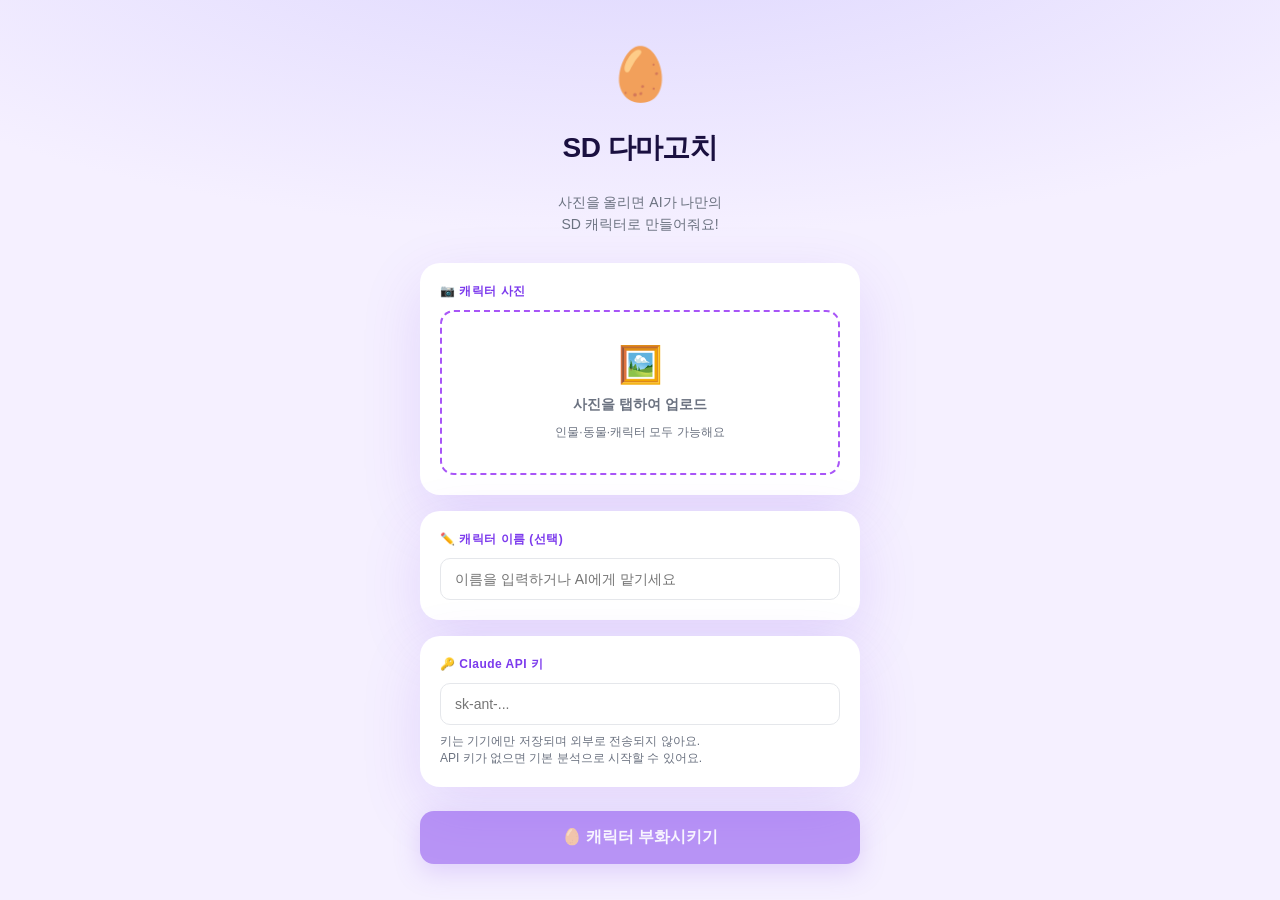
<file: tamagotchi/index.html>
<!doctype html>
<html lang="ko">
<head>
  <meta charset="UTF-8" />
  <meta name="viewport" content="width=device-width, initial-scale=1.0, viewport-fit=cover" />
  <title>SD 다마고치</title>
  <meta name="theme-color" content="#7c3aed" />
  <style>
    :root {
      --bg: #f5f0ff;
      --surface: #ffffff;
      --accent: #7c3aed;
      --accent2: #a855f7;
      --accent-soft: #ede9fe;
      --ink: #1a1040;
      --muted: #6b7280;
      --line: #e5e7eb;
      --danger: #ef4444;
      --warn: #f59e0b;
      --good: #10b981;
      --shadow: 0 20px 60px rgba(124,58,237,0.15);
    }
    * { box-sizing: border-box; margin: 0; padding: 0; }
    body {
      min-height: 100vh;
      background: radial-gradient(ellipse 120% 60% at 50% -10%, #ddd6fe 0%, transparent 60%), var(--bg);
      color: var(--ink);
      font-family: Pretendard, 'Apple SD Gothic Neo', -apple-system, BlinkMacSystemFont, 'Segoe UI', sans-serif;
      -webkit-tap-highlight-color: transparent;
    }
    button { font: inherit; border: 0; cursor: pointer; }
    input, textarea { font: inherit; }

    /* ── SCREENS ── */
    .screen { display: none; flex-direction: column; align-items: center; min-height: 100vh; }
    .screen.active { display: flex; }

    /* ── SETUP SCREEN ── */
    #setup {
      justify-content: center;
      padding: 32px 20px max(32px, env(safe-area-inset-bottom));
      gap: 24px;
      max-width: 480px;
      margin: 0 auto;
      width: 100%;
    }
    .logo { font-size: 52px; line-height: 1; }
    .setup-title { font-size: 28px; font-weight: 900; letter-spacing: -0.02em; text-align: center; }
    .setup-sub { font-size: 14px; color: var(--muted); text-align: center; line-height: 1.6; }
    .card {
      background: var(--surface); border-radius: 20px; padding: 20px;
      box-shadow: var(--shadow); width: 100%;
    }
    .card-label { font-size: 12px; font-weight: 800; color: var(--accent); letter-spacing: 0.04em; margin-bottom: 10px; }
    .upload-area {
      border: 2px dashed var(--accent2); border-radius: 14px; padding: 32px 20px;
      text-align: center; cursor: pointer; transition: background 0.15s;
      display: flex; flex-direction: column; align-items: center; gap: 10px;
    }
    .upload-area:hover { background: var(--accent-soft); }
    .upload-area.has-image { border-style: solid; padding: 0; overflow: hidden; }
    .upload-area img { width: 100%; max-height: 200px; object-fit: cover; display: block; }
    .upload-icon { font-size: 36px; }
    .upload-text { font-size: 14px; color: var(--muted); font-weight: 600; }
    .field-group { display: flex; flex-direction: column; gap: 8px; }
    .field-label { font-size: 13px; font-weight: 700; color: var(--ink); }
    .field-hint { font-size: 12px; color: var(--muted); }
    input[type="text"], input[type="password"] {
      width: 100%; border: 1.5px solid var(--line); border-radius: 10px;
      padding: 12px 14px; font-size: 14px; outline: none;
      transition: border-color 0.15s;
    }
    input:focus { border-color: var(--accent); }
    .btn-primary {
      width: 100%; background: var(--accent); color: #fff; border-radius: 14px;
      padding: 16px; font-size: 16px; font-weight: 800;
      box-shadow: 0 8px 24px rgba(124,58,237,0.35);
      transition: transform 0.1s, box-shadow 0.1s;
    }
    .btn-primary:active { transform: scale(0.97); box-shadow: none; }
    .btn-primary:disabled { opacity: 0.5; cursor: not-allowed; transform: none; }
    .analyzing-overlay {
      display: none; position: fixed; inset: 0; z-index: 100;
      background: rgba(124,58,237,0.85); backdrop-filter: blur(8px);
      flex-direction: column; align-items: center; justify-content: center; gap: 20px;
      color: #fff;
    }
    .analyzing-overlay.active { display: flex; }
    .analyzing-spinner {
      width: 60px; height: 60px; border: 5px solid rgba(255,255,255,0.3);
      border-top-color: #fff; border-radius: 50%; animation: spin 0.8s linear infinite;
    }
    .analyzing-text { font-size: 18px; font-weight: 800; }
    .analyzing-sub { font-size: 13px; opacity: 0.8; }
    @keyframes spin { to { transform: rotate(360deg); } }

    /* ── GAME SCREEN ── */
    #game {
      flex-direction: column;
      max-width: 480px;
      margin: 0 auto;
      width: 100%;
      padding: 0 0 max(24px, env(safe-area-inset-bottom));
    }

    /* Header */
    .game-header {
      padding: max(16px, env(safe-area-inset-top)) 20px 12px;
      display: flex; align-items: center; justify-content: space-between;
      background: rgba(255,255,255,0.7); backdrop-filter: blur(12px);
      border-bottom: 1px solid var(--line); position: sticky; top: 0; z-index: 10;
    }
    .char-name-age { display: flex; flex-direction: column; }
    .char-name { font-size: 18px; font-weight: 900; letter-spacing: -0.01em; }
    .char-age { font-size: 12px; color: var(--muted); font-weight: 600; }
    .mood-badge {
      font-size: 12px; font-weight: 800; padding: 6px 12px; border-radius: 999px;
      background: var(--accent-soft); color: var(--accent);
    }

    /* Stage */
    .stage-wrap {
      position: relative; width: 100%; padding: 0 20px;
      display: flex; flex-direction: column; align-items: center;
    }
    .stage {
      width: 100%; border-radius: 24px; overflow: hidden;
      background: linear-gradient(160deg, #e9d5ff 0%, #dbeafe 100%);
      min-height: 280px; display: flex; align-items: flex-end; justify-content: center;
      position: relative; margin: 16px 0 0;
      box-shadow: 0 8px 32px rgba(124,58,237,0.2);
    }
    .stage-bg-deco {
      position: absolute; inset: 0; overflow: hidden; pointer-events: none;
    }
    .cloud {
      position: absolute; background: rgba(255,255,255,0.6); border-radius: 999px;
    }
    .cloud:nth-child(1) { width: 80px; height: 28px; top: 30px; left: 20px; animation: float 4s ease-in-out infinite; }
    .cloud:nth-child(2) { width: 60px; height: 22px; top: 50px; right: 30px; animation: float 5s ease-in-out infinite 1s; }
    .cloud:nth-child(3) { width: 40px; height: 16px; top: 20px; left: 45%; animation: float 3.5s ease-in-out infinite 0.5s; }
    @keyframes float { 0%,100% { transform: translateY(0); } 50% { transform: translateY(-8px); } }

    /* Ground */
    .ground {
      width: 100%; height: 48px; position: absolute; bottom: 0;
      background: linear-gradient(180deg, #a7f3d0 0%, #6ee7b7 100%);
      border-radius: 0 0 24px 24px;
    }

    /* Speech bubble */
    .speech-bubble {
      position: absolute; top: 16px; left: 50%; transform: translateX(-50%);
      background: #fff; border-radius: 16px; padding: 10px 16px;
      font-size: 13px; font-weight: 700; color: var(--ink);
      box-shadow: 0 4px 16px rgba(0,0,0,0.12); white-space: nowrap;
      max-width: calc(100% - 40px); text-align: center; z-index: 2;
      transition: opacity 0.4s;
    }
    .speech-bubble::after {
      content: ''; position: absolute; bottom: -10px; left: 50%;
      transform: translateX(-50%); border: 5px solid transparent;
      border-top-color: #fff;
    }

    /* Character */
    .character-wrap {
      position: relative; z-index: 3; margin-bottom: 48px;
      cursor: pointer; user-select: none;
    }
    .character-wrap:active .sd-char { transform: scale(0.9); }
    .sd-char {
      transition: transform 0.15s;
      filter: drop-shadow(0 8px 20px rgba(0,0,0,0.2));
    }
    .char-idle { animation: charBounce 2s ease-in-out infinite; }
    .char-happy { animation: charHappy 0.5s ease-in-out; }
    .char-eating { animation: charEat 0.8s ease-in-out; }
    .char-sleeping { animation: charSleep 3s ease-in-out infinite; }
    .char-playing { animation: charPlay 0.6s ease-in-out; }
    .char-sad { animation: charSad 1s ease-in-out; }
    @keyframes charBounce { 0%,100% { transform: translateY(0); } 50% { transform: translateY(-8px); } }
    @keyframes charHappy { 0%,100% { transform: translateY(0) rotate(0deg); } 25% { transform: translateY(-16px) rotate(-8deg); } 75% { transform: translateY(-12px) rotate(8deg); } }
    @keyframes charEat { 0%,100% { transform: scale(1); } 50% { transform: scale(1.1) translateY(-4px); } }
    @keyframes charSleep { 0%,100% { transform: translateY(0) rotate(-3deg); } 50% { transform: translateY(4px) rotate(3deg); } }
    @keyframes charPlay { 0%,100% { transform: translateX(0) translateY(0); } 25% { transform: translateX(-12px) translateY(-8px); } 75% { transform: translateX(12px) translateY(-8px); } }
    @keyframes charSad { 0%,100% { transform: translateY(0); } 50% { transform: translateY(4px); } }

    /* Stats */
    .stats-wrap {
      width: 100%; padding: 16px 20px 0; display: flex; flex-direction: column; gap: 10px;
    }
    .stat-row { display: flex; align-items: center; gap: 10px; }
    .stat-icon { font-size: 18px; width: 24px; text-align: center; flex-shrink: 0; }
    .stat-bar-bg {
      flex: 1; height: 12px; background: var(--line); border-radius: 999px; overflow: hidden;
    }
    .stat-bar-fill {
      height: 100%; border-radius: 999px;
      transition: width 0.5s cubic-bezier(0.34,1.56,0.64,1);
    }
    .stat-bar-fill.hunger { background: linear-gradient(90deg, #f97316, #fb923c); }
    .stat-bar-fill.happy { background: linear-gradient(90deg, #a855f7, #c084fc); }
    .stat-bar-fill.energy { background: linear-gradient(90deg, #3b82f6, #60a5fa); }
    .stat-bar-fill.hygiene { background: linear-gradient(90deg, #10b981, #34d399); }
    .stat-val { font-size: 12px; font-weight: 800; color: var(--muted); width: 28px; text-align: right; flex-shrink: 0; }

    /* Actions */
    .actions-wrap {
      width: 100%; padding: 16px 20px 0;
    }
    .actions-title { font-size: 12px; font-weight: 800; color: var(--muted); margin-bottom: 12px; letter-spacing: 0.04em; }
    .actions-grid { display: grid; grid-template-columns: repeat(4, 1fr); gap: 10px; }
    .action-btn {
      background: var(--surface); border-radius: 16px; padding: 14px 8px 12px;
      display: flex; flex-direction: column; align-items: center; gap: 6px;
      box-shadow: 0 4px 16px rgba(0,0,0,0.08); border: 2px solid transparent;
      transition: transform 0.12s, box-shadow 0.12s, border-color 0.15s;
    }
    .action-btn:active { transform: scale(0.93); box-shadow: none; }
    .action-btn.active-action { border-color: var(--accent); background: var(--accent-soft); }
    .action-emoji { font-size: 26px; line-height: 1; }
    .action-label { font-size: 11px; font-weight: 800; color: var(--muted); }

    /* Log */
    .log-wrap {
      width: 100%; padding: 16px 20px 0;
    }
    .log-box {
      background: var(--surface); border-radius: 16px; padding: 14px 16px;
      max-height: 80px; overflow-y: auto; display: flex; flex-direction: column; gap: 4px;
      box-shadow: 0 2px 8px rgba(0,0,0,0.05);
    }
    .log-entry { font-size: 12px; color: var(--muted); font-weight: 600; line-height: 1.4; }
    .log-entry:first-child { color: var(--ink); }

    /* Death screen */
    #death {
      justify-content: center; align-items: center;
      padding: 32px 20px;
      max-width: 480px; margin: 0 auto; width: 100%;
    }
    .death-card {
      background: var(--surface); border-radius: 24px; padding: 40px 32px;
      text-align: center; box-shadow: var(--shadow); width: 100%; display: flex;
      flex-direction: column; align-items: center; gap: 16px;
    }
    .death-emoji { font-size: 64px; }
    .death-title { font-size: 24px; font-weight: 900; }
    .death-sub { font-size: 14px; color: var(--muted); line-height: 1.6; }

    /* Tap ripple */
    .ripple {
      position: absolute; pointer-events: none; border-radius: 50%;
      background: rgba(255,255,255,0.5); animation: rippleAnim 0.6s ease-out forwards;
    }
    @keyframes rippleAnim { 0% { transform: scale(0); opacity: 1; } 100% { transform: scale(4); opacity: 0; } }

    /* Zzz floating */
    .zzz {
      position: absolute; font-size: 18px; font-weight: 900; color: var(--accent);
      animation: zzzFloat 2s ease-out forwards;
      pointer-events: none; z-index: 10;
    }
    @keyframes zzzFloat { 0% { opacity: 1; transform: translateY(0) rotate(-15deg); } 100% { opacity: 0; transform: translateY(-60px) rotate(15deg); } }

    /* Hearts floating */
    .heart-float {
      position: absolute; font-size: 20px; animation: heartFloat 0.8s ease-out forwards;
      pointer-events: none; z-index: 10;
    }
    @keyframes heartFloat { 0% { opacity: 1; transform: translateY(0) scale(1); } 100% { opacity: 0; transform: translateY(-50px) scale(1.5); } }
  </style>
</head>
<body>

<!-- Analyzing overlay -->
<div class="analyzing-overlay" id="analyzingOverlay">
  <div class="analyzing-spinner"></div>
  <div class="analyzing-text">캐릭터 분석 중...</div>
  <div class="analyzing-sub">AI가 이미지를 SD 캐릭터로 변환하고 있어요</div>
</div>

<!-- SETUP SCREEN -->
<div class="screen active" id="setup">
  <div style="font-size:52px;margin-top:8px;">🥚</div>
  <div class="setup-title">SD 다마고치</div>
  <div class="setup-sub">사진을 올리면 AI가 나만의<br>SD 캐릭터로 만들어줘요!</div>

  <!-- Image upload -->
  <div class="card" style="margin-top:4px;">
    <div class="card-label">📷 캐릭터 사진</div>
    <div class="upload-area" id="uploadArea" onclick="document.getElementById('fileInput').click()">
      <div class="upload-icon">🖼️</div>
      <div class="upload-text">사진을 탭하여 업로드</div>
      <div style="font-size:12px;color:var(--muted);">인물·동물·캐릭터 모두 가능해요</div>
    </div>
    <input type="file" id="fileInput" accept="image/*" style="display:none" />
  </div>

  <!-- Name -->
  <div class="card" style="margin-top:-8px;">
    <div class="card-label">✏️ 캐릭터 이름 (선택)</div>
    <div class="field-group">
      <input type="text" id="charNameInput" placeholder="이름을 입력하거나 AI에게 맡기세요" maxlength="20" />
    </div>
  </div>

  <!-- API Key -->
  <div class="card" style="margin-top:-8px;">
    <div class="card-label">🔑 Claude API 키</div>
    <div class="field-group">
      <input type="password" id="apiKeyInput" placeholder="sk-ant-..." />
      <div class="field-hint">키는 기기에만 저장되며 외부로 전송되지 않아요.<br>API 키가 없으면 기본 분석으로 시작할 수 있어요.</div>
    </div>
  </div>

  <button class="btn-primary" id="startBtn" disabled>🥚 캐릭터 부화시키기</button>
</div>

<!-- GAME SCREEN -->
<div class="screen" id="game">
  <div class="game-header">
    <div class="char-name-age">
      <div class="char-name" id="gameCharName">캐릭터</div>
      <div class="char-age" id="gameCharAge">태어난 지 0일</div>
    </div>
    <div class="mood-badge" id="moodBadge">😊 보통</div>
  </div>

  <div class="stage-wrap">
    <div class="stage" id="stage">
      <div class="stage-bg-deco">
        <div class="cloud"></div>
        <div class="cloud"></div>
        <div class="cloud"></div>
      </div>
      <div class="speech-bubble" id="speechBubble">안녕! 나야 나! 👋</div>
      <div class="character-wrap" id="characterWrap" onclick="onCharTap(event)">
        <svg class="sd-char char-idle" id="sdCharSvg" width="140" height="170" viewBox="0 0 140 170" xmlns="http://www.w3.org/2000/svg">
          <!-- Body group will be injected by JS -->
        </svg>
      </div>
      <div class="ground"></div>
    </div>
  </div>

  <!-- Stats -->
  <div class="stats-wrap">
    <div class="stat-row">
      <div class="stat-icon">🍖</div>
      <div class="stat-bar-bg"><div class="stat-bar-fill hunger" id="statHunger" style="width:80%"></div></div>
      <div class="stat-val" id="valHunger">80</div>
    </div>
    <div class="stat-row">
      <div class="stat-icon">💜</div>
      <div class="stat-bar-bg"><div class="stat-bar-fill happy" id="statHappy" style="width:80%"></div></div>
      <div class="stat-val" id="valHappy">80</div>
    </div>
    <div class="stat-row">
      <div class="stat-icon">⚡</div>
      <div class="stat-bar-bg"><div class="stat-bar-fill energy" id="statEnergy" style="width:80%"></div></div>
      <div class="stat-val" id="valEnergy">80</div>
    </div>
    <div class="stat-row">
      <div class="stat-icon">🚿</div>
      <div class="stat-bar-bg"><div class="stat-bar-fill hygiene" id="statHygiene" style="width:80%"></div></div>
      <div class="stat-val" id="valHygiene">80</div>
    </div>
  </div>

  <!-- Actions -->
  <div class="actions-wrap">
    <div class="actions-title">뭐 해줄까?</div>
    <div class="actions-grid">
      <button class="action-btn" onclick="doAction('feed')" id="btn-feed">
        <div class="action-emoji">🍎</div>
        <div class="action-label">밥주기</div>
      </button>
      <button class="action-btn" onclick="doAction('play')" id="btn-play">
        <div class="action-emoji">🎮</div>
        <div class="action-label">놀기</div>
      </button>
      <button class="action-btn" onclick="doAction('sleep')" id="btn-sleep">
        <div class="action-emoji">💤</div>
        <div class="action-label">재우기</div>
      </button>
      <button class="action-btn" onclick="doAction('clean')" id="btn-clean">
        <div class="action-emoji">🛁</div>
        <div class="action-label">씻기기</div>
      </button>
    </div>
  </div>

  <!-- Log -->
  <div class="log-wrap">
    <div class="log-box" id="logBox"></div>
  </div>
</div>

<!-- DEATH SCREEN -->
<div class="screen" id="death">
  <div class="death-card">
    <div class="death-emoji">😢</div>
    <div class="death-title" id="deathName">캐릭터</div>
    <div class="death-sub" id="deathSub">잘 돌봐주지 못해서 미안해요...<br>다시 시작해볼까요?</div>
    <button class="btn-primary" style="margin-top:8px;" onclick="restartGame()">🔄 다시 시작하기</button>
  </div>
</div>

<script>
// ── STATE ──────────────────────────────────────────────
let state = {
  name: '루미',
  colors: { skin: '#FFD5B8', hair: '#4A2C2A', outfit: '#7C3AED', eye: '#2D2D2D', cheek: '#FFB3BA' },
  personality: '활발한',
  stats: { hunger: 80, happy: 80, energy: 80, hygiene: 80 },
  age: 0, // seconds
  birthTime: Date.now(),
  alive: true,
  sleeping: false,
  lastAction: null,
  tapCount: 0,
};

let tickInterval = null;
let savedApiKey = '';
let uploadedImageData = null;

// ── SETUP ──────────────────────────────────────────────
const fileInput = document.getElementById('fileInput');
const uploadArea = document.getElementById('uploadArea');
const startBtn = document.getElementById('startBtn');
const apiKeyInput = document.getElementById('apiKeyInput');
const charNameInput = document.getElementById('charNameInput');

// Load saved API key
savedApiKey = localStorage.getItem('tamagotchi_apiKey') || '';
if (savedApiKey) apiKeyInput.value = savedApiKey;

fileInput.addEventListener('change', e => {
  const file = e.target.files[0];
  if (!file) return;
  const reader = new FileReader();
  reader.onload = ev => {
    uploadedImageData = ev.target.result;
    uploadArea.classList.add('has-image');
    uploadArea.innerHTML = `<img src="${uploadedImageData}" alt="업로드 이미지" />`;
    startBtn.disabled = false;
  };
  reader.readAsDataURL(file);
});

startBtn.addEventListener('click', async () => {
  if (!uploadedImageData) return;
  const apiKey = apiKeyInput.value.trim();
  if (apiKey) {
    localStorage.setItem('tamagotchi_apiKey', apiKey);
    savedApiKey = apiKey;
  }
  const customName = charNameInput.value.trim();
  await analyzeAndStart(uploadedImageData, apiKey, customName);
});

// ── IMAGE ANALYSIS ──────────────────────────────────────
async function extractColorsFromImage(dataUrl) {
  return new Promise(resolve => {
    const img = new Image();
    img.onload = () => {
      const canvas = document.createElement('canvas');
      const size = 64;
      canvas.width = size; canvas.height = size;
      const ctx = canvas.getContext('2d');
      ctx.drawImage(img, 0, 0, size, size);
      const data = ctx.getImageData(0, 0, size, size).data;

      // Sample pixels and get dominant colors
      const colorMap = {};
      for (let i = 0; i < data.length; i += 16) {
        const r = Math.round(data[i] / 32) * 32;
        const g = Math.round(data[i+1] / 32) * 32;
        const b = Math.round(data[i+2] / 32) * 32;
        if (data[i+3] < 128) continue;
        const key = `${r},${g},${b}`;
        colorMap[key] = (colorMap[key] || 0) + 1;
      }

      const sorted = Object.entries(colorMap).sort((a, b) => b[1] - a[1]);

      function toHex(rgb) {
        const [r, g, b] = rgb.split(',').map(Number);
        return '#' + [r,g,b].map(v => v.toString(16).padStart(2,'0')).join('');
      }

      // Heuristic: skin tones are warm mid-range
      function isSkinTone(rgb) {
        const [r,g,b] = rgb.split(',').map(Number);
        return r > 150 && r > g && r > b && g > 80 && b > 50 && Math.abs(r-g) < 80;
      }

      function isVeryDark(rgb) {
        const [r,g,b] = rgb.split(',').map(Number);
        return r < 80 && g < 80 && b < 80;
      }

      function isVeryLight(rgb) {
        const [r,g,b] = rgb.split(',').map(Number);
        return r > 200 && g > 200 && b > 200;
      }

      let skin = '#FFD5B8', hair = '#4A2C2A', outfit = '#7C3AED';
      let foundSkin = false, foundDark = false;

      for (const [rgb] of sorted) {
        if (!foundSkin && isSkinTone(rgb)) { skin = toHex(rgb); foundSkin = true; }
        else if (!foundDark && isVeryDark(rgb) && !isSkinTone(rgb)) { hair = toHex(rgb); foundDark = true; }
      }
      // outfit: most frequent non-skin non-dark non-light
      for (const [rgb] of sorted) {
        if (!isSkinTone(rgb) && !isVeryDark(rgb) && !isVeryLight(rgb)) {
          outfit = toHex(rgb); break;
        }
      }

      // Lighten skin slightly for SD look
      resolve({ skin, hair, outfit, eye: '#2D2D2D', cheek: adjustColor(skin, 20, -30, -10) });
    };
    img.src = dataUrl;
  });
}

function adjustColor(hex, dr, dg, db) {
  let r = parseInt(hex.slice(1,3),16) + dr;
  let g = parseInt(hex.slice(3,5),16) + dg;
  let b = parseInt(hex.slice(5,7),16) + db;
  r = Math.max(0, Math.min(255, r));
  g = Math.max(0, Math.min(255, g));
  b = Math.max(0, Math.min(255, b));
  return '#' + [r,g,b].map(v => v.toString(16).padStart(2,'0')).join('');
}

async function analyzeWithClaude(imageData, apiKey) {
  const base64 = imageData.split(',')[1];
  const mediaType = imageData.split(';')[0].split(':')[1];

  const response = await fetch('https://api.anthropic.com/v1/messages', {
    method: 'POST',
    headers: {
      'Content-Type': 'application/json',
      'x-api-key': apiKey,
      'anthropic-version': '2023-06-01',
      'anthropic-dangerous-direct-browser-access': 'true',
    },
    body: JSON.stringify({
      model: 'claude-haiku-4-5-20251001',
      max_tokens: 300,
      messages: [{
        role: 'user',
        content: [
          { type: 'image', source: { type: 'base64', media_type: mediaType, data: base64 } },
          {
            type: 'text',
            text: `이 이미지를 분석해서 다마고치 캐릭터 정보를 JSON으로 반환해줘. 반드시 아래 형식으로만 응답해. 다른 말 하지 마.
{
  "name": "귀여운 한국어 이름 (2-4글자)",
  "personality": "성격 형용사 하나 (예: 활발한, 수줍은, 먹보인, 잠꾸러기, 장난꾸러기)",
  "greeting": "캐릭터가 첫인사로 할 말 (20자 이내, 귀엽게)",
  "hairColor": "머리카락/주요 색상의 hex 코드",
  "outfitColor": "옷/주요 색상의 hex 코드",
  "skinColor": "피부/배경 색상의 hex 코드"
}`
          }
        ]
      }]
    })
  });

  if (!response.ok) throw new Error('API 오류');
  const data = await response.json();
  const text = data.content[0].text.trim();
  const json = JSON.parse(text.match(/\{[\s\S]*\}/)[0]);
  return json;
}

async function analyzeAndStart(imageData, apiKey, customName) {
  document.getElementById('analyzingOverlay').classList.add('active');

  try {
    // Extract colors from image
    const colors = await extractColorsFromImage(imageData);

    let charInfo = {
      name: customName || '루미',
      personality: '활발한',
      greeting: '안녕! 나야! 같이 놀자! 🎉',
      hairColor: colors.hair,
      outfitColor: colors.outfit,
      skinColor: colors.skin,
    };

    // Try Claude API if key provided
    if (apiKey) {
      try {
        const aiInfo = await analyzeWithClaude(imageData, apiKey);
        charInfo = { ...charInfo, ...aiInfo };
        if (customName) charInfo.name = customName;
        // Use AI colors if they look valid, else fallback
        if (aiInfo.hairColor && aiInfo.hairColor.startsWith('#')) colors.hair = aiInfo.hairColor;
        if (aiInfo.outfitColor && aiInfo.outfitColor.startsWith('#')) colors.outfit = aiInfo.outfitColor;
        if (aiInfo.skinColor && aiInfo.skinColor.startsWith('#')) colors.skin = aiInfo.skinColor;
      } catch(e) {
        console.warn('Claude API 실패, 기본 분석 사용:', e);
      }
    }

    colors.cheek = adjustColor(colors.skin, 20, -30, -10);

    // Initialize state
    state = {
      name: charInfo.name,
      colors,
      personality: charInfo.personality,
      greeting: charInfo.greeting,
      stats: { hunger: 80, happy: 80, energy: 80, hygiene: 80 },
      age: 0,
      birthTime: Date.now(),
      alive: true,
      sleeping: false,
      lastAction: null,
      tapCount: 0,
    };

    startGame();

  } catch(e) {
    console.error(e);
    // Fallback: start with defaults
    state.name = customName || '루미';
    state.greeting = '안녕! 나야! 같이 놀자! 🎉';
    startGame();
  }

  document.getElementById('analyzingOverlay').classList.remove('active');
}

// ── SVG CHARACTER ───────────────────────────────────────
function buildCharacterSVG(colors, anim = 'idle', sleeping = false) {
  const { skin, hair, outfit, eye, cheek } = colors;
  const outfitDark = darkenColor(outfit, 30);
  const hairLight = lightenColor(hair, 40);

  const eyeL = sleeping ? `
    <ellipse cx="52" cy="90" rx="7" ry="4" fill="${skin}"/>
    <path d="M45 90 Q52 86 59 90" stroke="${eye}" stroke-width="2.5" fill="none" stroke-linecap="round"/>
  ` : `
    <ellipse cx="52" cy="88" rx="8" ry="9" fill="white"/>
    <ellipse cx="53" cy="89" rx="5" ry="5.5" fill="${eye}"/>
    <ellipse cx="55" cy="87" rx="2" ry="2" fill="white"/>
    <ellipse cx="50" cy="86" rx="1" ry="1" fill="white"/>
  `;
  const eyeR = sleeping ? `
    <ellipse cx="88" cy="90" rx="7" ry="4" fill="${skin}"/>
    <path d="M81 90 Q88 86 95 90" stroke="${eye}" stroke-width="2.5" fill="none" stroke-linecap="round"/>
  ` : `
    <ellipse cx="88" cy="88" rx="8" ry="9" fill="white"/>
    <ellipse cx="89" cy="89" rx="5" ry="5.5" fill="${eye}"/>
    <ellipse cx="91" cy="87" rx="2" ry="2" fill="white"/>
    <ellipse cx="86" cy="86" rx="1" ry="1" fill="white"/>
  `;

  const mouth = sleeping
    ? `<path d="M65 104 Q70 107 75 104" stroke="${eye}" stroke-width="2" fill="none" stroke-linecap="round"/>`
    : `<path d="M63 104 Q70 111 77 104" stroke="${eye}" stroke-width="2.5" fill="none" stroke-linecap="round"/>`;

  return `
    <!-- Shadow -->
    <ellipse cx="70" cy="163" rx="30" ry="6" fill="rgba(0,0,0,0.12)"/>

    <!-- Hair back -->
    <ellipse cx="70" cy="62" rx="40" ry="38" fill="${hair}"/>

    <!-- Face -->
    <ellipse cx="70" cy="75" rx="36" ry="34" fill="${skin}"/>

    <!-- Hair front/bangs -->
    <ellipse cx="70" cy="44" rx="40" ry="20" fill="${hair}"/>
    <path d="M30 55 Q28 38 38 30 Q55 18 70 20 Q85 18 102 30 Q112 38 110 55" fill="${hair}"/>
    <!-- Hair highlight -->
    <path d="M46 28 Q55 22 65 26" stroke="${hairLight}" stroke-width="3" stroke-linecap="round" fill="none" opacity="0.5"/>

    <!-- Ears -->
    <ellipse cx="34" cy="78" rx="8" ry="10" fill="${skin}"/>
    <ellipse cx="106" cy="78" rx="8" ry="10" fill="${skin}"/>

    <!-- Eyes -->
    ${eyeL}
    ${eyeR}

    <!-- Cheeks -->
    <ellipse cx="44" cy="100" rx="10" ry="6" fill="${cheek}" opacity="0.5"/>
    <ellipse cx="96" cy="100" rx="10" ry="6" fill="${cheek}" opacity="0.5"/>

    <!-- Nose -->
    <ellipse cx="70" cy="98" rx="3" ry="2" fill="${adjustColorHex(skin, -20, -20, -20)}"/>

    <!-- Mouth -->
    ${mouth}

    <!-- Body -->
    <rect x="38" y="108" width="64" height="50" rx="16" fill="${outfit}"/>

    <!-- Body detail (collar/pocket) -->
    <path d="M62 108 Q70 118 78 108" stroke="${outfitDark}" stroke-width="2.5" fill="none" stroke-linecap="round"/>
    <rect x="62" y="124" width="16" height="12" rx="4" fill="${outfitDark}" opacity="0.4"/>

    <!-- Arms -->
    <rect x="20" y="112" width="22" height="36" rx="10" fill="${outfit}"/>
    <rect x="98" y="112" width="22" height="36" rx="10" fill="${outfit}"/>

    <!-- Hands -->
    <ellipse cx="31" cy="150" rx="11" ry="9" fill="${skin}"/>
    <ellipse cx="109" cy="150" rx="11" ry="9" fill="${skin}"/>

    <!-- Legs -->
    <rect x="46" y="155" width="20" height="12" rx="6" fill="${outfitDark}"/>
    <rect x="74" y="155" width="20" height="12" rx="6" fill="${outfitDark}"/>

    <!-- Feet -->
    <ellipse cx="56" cy="165" rx="13" ry="6" fill="${darkenColor(outfit, 50)}"/>
    <ellipse cx="84" cy="165" rx="13" ry="6" fill="${darkenColor(outfit, 50)}"/>

    ${sleeping ? `<!-- Zzz indicator: small stars on head -->
    <text x="106" y="46" font-size="14" fill="${colors.outfit}" opacity="0.7">z</text>
    <text x="116" y="34" font-size="18" fill="${colors.outfit}" opacity="0.8">z</text>` : ''}
  `;
}

function darkenColor(hex, amount) {
  let r = parseInt(hex.slice(1,3),16);
  let g = parseInt(hex.slice(3,5),16);
  let b = parseInt(hex.slice(5,7),16);
  r = Math.max(0, r - amount);
  g = Math.max(0, g - amount);
  b = Math.max(0, b - amount);
  return '#' + [r,g,b].map(v => v.toString(16).padStart(2,'0')).join('');
}

function lightenColor(hex, amount) {
  let r = parseInt(hex.slice(1,3),16);
  let g = parseInt(hex.slice(3,5),16);
  let b = parseInt(hex.slice(5,7),16);
  r = Math.min(255, r + amount);
  g = Math.min(255, g + amount);
  b = Math.min(255, b + amount);
  return '#' + [r,g,b].map(v => v.toString(16).padStart(2,'0')).join('');
}

function adjustColorHex(hex, dr, dg, db) {
  let r = Math.max(0, Math.min(255, parseInt(hex.slice(1,3),16) + dr));
  let g = Math.max(0, Math.min(255, parseInt(hex.slice(3,5),16) + dg));
  let b = Math.max(0, Math.min(255, parseInt(hex.slice(5,7),16) + db));
  return '#' + [r,g,b].map(v => v.toString(16).padStart(2,'0')).join('');
}

function renderCharacter(animClass = 'char-idle') {
  const svg = document.getElementById('sdCharSvg');
  svg.innerHTML = buildCharacterSVG(state.colors, 'idle', state.sleeping);
  svg.className = `sd-char ${animClass}`;
}

// ── GAME LOGIC ──────────────────────────────────────────
function startGame() {
  showScreen('game');
  document.getElementById('gameCharName').textContent = state.name;
  renderCharacter('char-idle');
  renderStats();
  updateMoodBadge();
  addLog(`${state.name}이(가) 태어났어요! 🎉`);
  addLog(state.greeting || '안녕! 잘 부탁해!');
  setBubble(state.greeting || '안녕! 잘 부탁해! 🎉', 4000);

  if (tickInterval) clearInterval(tickInterval);
  tickInterval = setInterval(tick, 5000); // every 5 seconds
}

function tick() {
  if (!state.alive) return;

  const elapsed = (Date.now() - state.birthTime) / 1000;
  state.age = Math.floor(elapsed / 60); // age in minutes

  document.getElementById('gameCharAge').textContent =
    state.age < 60 ? `태어난 지 ${state.age}분` :
    state.age < 1440 ? `${Math.floor(state.age/60)}시간째` :
    `${Math.floor(state.age/1440)}일째`;

  if (state.sleeping) {
    // While sleeping, energy recovers
    state.stats.energy = Math.min(100, state.stats.energy + 8);
    state.stats.hunger = Math.max(0, state.stats.hunger - 1);
    // Wake up automatically when energy is full
    if (state.stats.energy >= 100) {
      state.sleeping = false;
      setBubble('잘 잤다~! 😊 이제 놀자!', 3000);
      addLog(`${state.name}이(가) 깨어났어요!`);
      renderCharacter('char-happy');
    }
  } else {
    // Normal decay
    state.stats.hunger = Math.max(0, state.stats.hunger - 3);
    state.stats.happy = Math.max(0, state.stats.happy - 2);
    state.stats.energy = Math.max(0, state.stats.energy - 1.5);
    state.stats.hygiene = Math.max(0, state.stats.hygiene - 1);
  }

  renderStats();
  updateMoodBadge();
  checkStatus();

  // Random comments based on state
  const r = Math.random();
  if (!state.sleeping && r < 0.15) {
    emitRandomComment();
  }
}

function checkStatus() {
  const { hunger, happy, energy, hygiene } = state.stats;
  const minStat = Math.min(hunger, happy, energy, hygiene);

  // Critical warnings
  if (hunger < 20 && !state.sleeping) {
    setBubble('배고파... 밥 줘... 🥺', 0);
    addLog(`${state.name}이(가) 배가 많이 고파요!`);
  } else if (happy < 20 && !state.sleeping) {
    setBubble('심심해 심심해... 놀아줘! 😢', 0);
  } else if (energy < 15 && !state.sleeping) {
    setBubble('졸려... 자고 싶어... 💤', 0);
  } else if (hygiene < 15 && !state.sleeping) {
    setBubble('냄새나... 씻고 싶어요 🚿', 0);
  }

  // Death condition
  if (minStat <= 0) {
    state.alive = false;
    clearInterval(tickInterval);
    setTimeout(showDeath, 1500);
  }
}

function emitRandomComment() {
  const { personality } = state;
  const { hunger, happy, energy } = state.stats;

  const comments = [
    `${state.name}: 오늘도 잘 부탁해! 🌟`,
    `${state.name}: 나 보고 싶었지? 😊`,
    `${state.name}: 우리 사이 최고야 💜`,
    hunger > 60 ? `${state.name}: 오늘 밥 맛있었어!` : null,
    happy > 70 ? `${state.name}: 너무 행복해! 🥳` : null,
    energy > 80 ? `${state.name}: 에너지 넘쳐! 뛰고 싶어!` : null,
  ].filter(Boolean);

  const comment = comments[Math.floor(Math.random() * comments.length)];
  if (comment) addLog(comment);
}

function doAction(action) {
  if (!state.alive) return;
  if (state.sleeping && action !== 'sleep') {
    setBubble('쉿... 자고 있어요 😴', 2000);
    return;
  }

  const btn = document.getElementById(`btn-${action}`);
  btn.classList.add('active-action');
  setTimeout(() => btn.classList.remove('active-action'), 600);

  switch(action) {
    case 'feed':
      state.stats.hunger = Math.min(100, state.stats.hunger + 30);
      state.stats.energy = Math.min(100, state.stats.energy + 5);
      renderCharacter('char-eating');
      setBubble('냠냠냠 맛있어! 🍎', 2500);
      addLog(`${state.name}이(가) 맛있게 먹었어요!`);
      spawnHeart();
      setTimeout(() => renderCharacter('char-idle'), 1500);
      break;

    case 'play':
      if (state.stats.energy < 20) {
        setBubble('너무 피곤해... 못 놀아 😴', 2000);
        return;
      }
      state.stats.happy = Math.min(100, state.stats.happy + 25);
      state.stats.energy = Math.max(0, state.stats.energy - 10);
      state.stats.hygiene = Math.max(0, state.stats.hygiene - 5);
      renderCharacter('char-playing');
      setBubble('야호! 신난다! 🎮✨', 2500);
      addLog(`${state.name}이(가) 신나게 놀았어요!`);
      spawnHeart();
      setTimeout(() => renderCharacter('char-idle'), 1500);
      break;

    case 'sleep':
      if (state.sleeping) {
        // Wake up
        state.sleeping = false;
        renderCharacter('char-happy');
        setBubble('벌써 깨워? 🌙', 2000);
        addLog(`${state.name}이(가) 깨어났어요.`);
      } else {
        state.sleeping = true;
        state.stats.energy = Math.min(100, state.stats.energy + 20);
        renderCharacter('char-sleeping');
        setBubble('잘게요... 🌙 꿈에서 봐~', 3000);
        addLog(`${state.name}이(가) 잠들었어요. 💤`);
        spawnZzz();
      }
      break;

    case 'clean':
      state.stats.hygiene = Math.min(100, state.stats.hygiene + 40);
      state.stats.happy = Math.min(100, state.stats.happy + 10);
      renderCharacter('char-happy');
      setBubble('개운해! 상쾌해! 🚿✨', 2500);
      addLog(`${state.name}이(가) 깨끗해졌어요!`);
      spawnHeart();
      setTimeout(() => renderCharacter('char-idle'), 1500);
      break;
  }

  renderStats();
  updateMoodBadge();
}

function onCharTap(event) {
  if (!state.alive || state.sleeping) return;
  state.tapCount++;
  state.stats.happy = Math.min(100, state.stats.happy + 5);

  const wrap = document.getElementById('characterWrap');
  const rect = wrap.getBoundingClientRect();
  const ripple = document.createElement('div');
  ripple.className = 'ripple';
  ripple.style.cssText = `width:40px;height:40px;left:${event.clientX-rect.left-20}px;top:${event.clientY-rect.top-20}px;`;
  wrap.appendChild(ripple);
  setTimeout(() => ripple.remove(), 600);

  const tapMessages = ['히히 간지러워! 😄', '앗! 놀라워! 🙈', '또 또! 👈', '좋아 좋아! 💜', '헤헤! 😊'];
  setBubble(tapMessages[state.tapCount % tapMessages.length], 1500);

  renderCharacter('char-happy');
  setTimeout(() => renderCharacter('char-idle'), 600);
  renderStats();
  updateMoodBadge();
}

function renderStats() {
  const { hunger, happy, energy, hygiene } = state.stats;
  const set = (id, valId, val) => {
    document.getElementById(id).style.width = Math.round(val) + '%';
    document.getElementById(valId).textContent = Math.round(val);
  };
  set('statHunger', 'valHunger', hunger);
  set('statHappy', 'valHappy', happy);
  set('statEnergy', 'valEnergy', energy);
  set('statHygiene', 'valHygiene', hygiene);
}

function updateMoodBadge() {
  const avg = Object.values(state.stats).reduce((a,b) => a+b, 0) / 4;
  const badge = document.getElementById('moodBadge');
  if (state.sleeping) { badge.textContent = '😴 잠자는 중'; return; }
  if (avg > 80) badge.textContent = '🤩 매우 행복';
  else if (avg > 60) badge.textContent = '😊 행복';
  else if (avg > 40) badge.textContent = '😐 보통';
  else if (avg > 20) badge.textContent = '😢 불행';
  else badge.textContent = '😨 위험';
}

let bubbleTimer = null;
function setBubble(text, duration) {
  const bubble = document.getElementById('speechBubble');
  bubble.textContent = text;
  bubble.style.opacity = '1';
  if (bubbleTimer) clearTimeout(bubbleTimer);
  if (duration > 0) {
    bubbleTimer = setTimeout(() => { bubble.style.opacity = '0'; }, duration);
  }
}

function addLog(text) {
  const box = document.getElementById('logBox');
  const entry = document.createElement('div');
  entry.className = 'log-entry';
  entry.textContent = `⏱ ${new Date().toLocaleTimeString('ko-KR', {hour:'2-digit',minute:'2-digit'})} ${text}`;
  box.insertBefore(entry, box.firstChild);
  while (box.children.length > 20) box.removeChild(box.lastChild);
}

function spawnHeart() {
  const stage = document.getElementById('stage');
  const heart = document.createElement('div');
  heart.className = 'heart-float';
  heart.textContent = ['💜','💖','💝','✨'][Math.floor(Math.random()*4)];
  heart.style.cssText = `left:${40+Math.random()*60}%;top:${30+Math.random()*30}%;`;
  stage.appendChild(heart);
  setTimeout(() => heart.remove(), 1000);
}

function spawnZzz() {
  if (!state.sleeping) return;
  const wrap = document.getElementById('characterWrap');
  const zzz = document.createElement('div');
  zzz.className = 'zzz';
  zzz.textContent = ['z','Z','ZZ'][Math.floor(Math.random()*3)];
  zzz.style.cssText = `right:-10px;top:${Math.random()*20}px;`;
  wrap.appendChild(zzz);
  setTimeout(() => zzz.remove(), 2000);
  if (state.sleeping) setTimeout(spawnZzz, 2500);
}

function showDeath() {
  showScreen('death');
  document.getElementById('deathName').textContent = `${state.name}...`;
  const age = state.age;
  document.getElementById('deathSub').textContent =
    `${state.name}이(가) ${age < 60 ? age + '분' : Math.floor(age/60) + '시간'} 동안 함께했어요.\n조금 더 잘 돌봐줄 걸... 💔\n다시 시작해볼까요?`;
}

function restartGame() {
  uploadedImageData = null;
  uploadArea.classList.remove('has-image');
  uploadArea.innerHTML = `<div class="upload-icon">🖼️</div><div class="upload-text">사진을 탭하여 업로드</div><div style="font-size:12px;color:var(--muted);">인물·동물·캐릭터 모두 가능해요</div>`;
  startBtn.disabled = true;
  charNameInput.value = '';
  showScreen('setup');
}

function showScreen(id) {
  document.querySelectorAll('.screen').forEach(s => s.classList.remove('active'));
  document.getElementById(id).classList.add('active');
}
</script>
</body>
</html>
</file>
